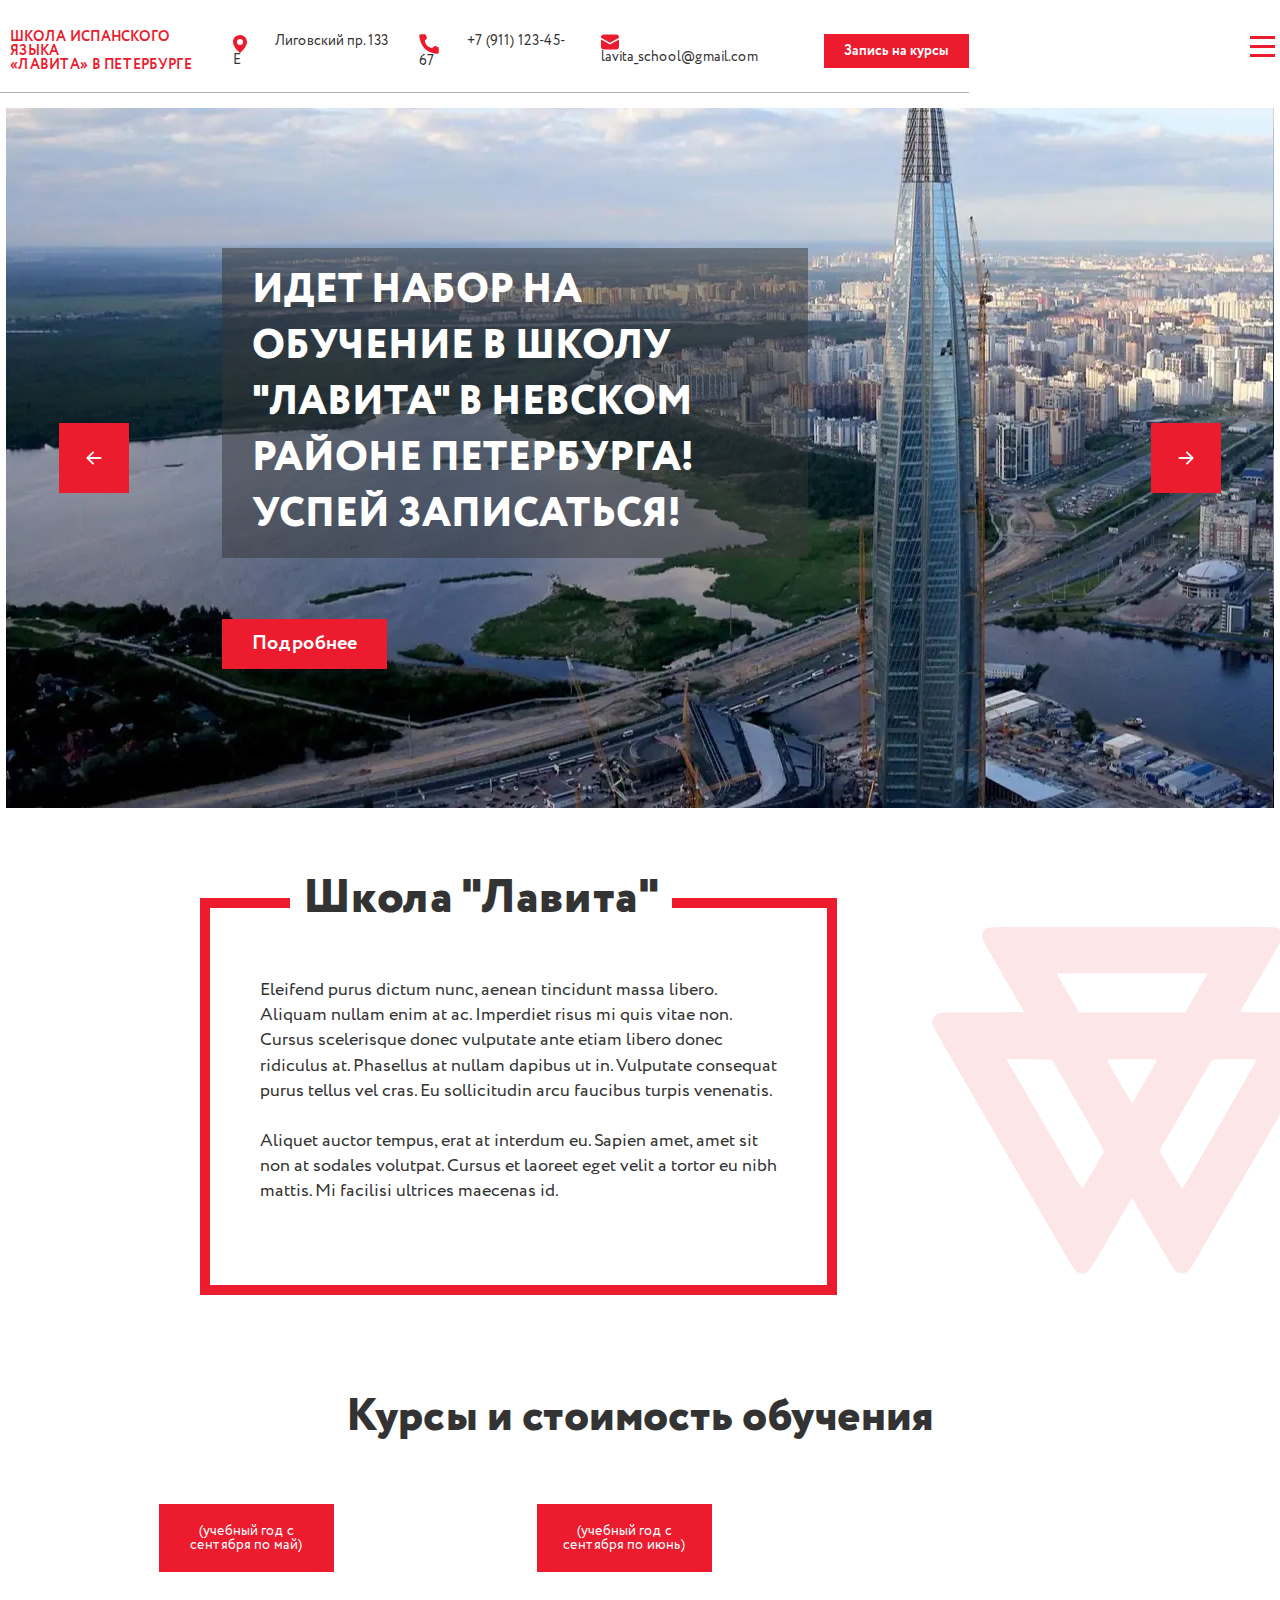
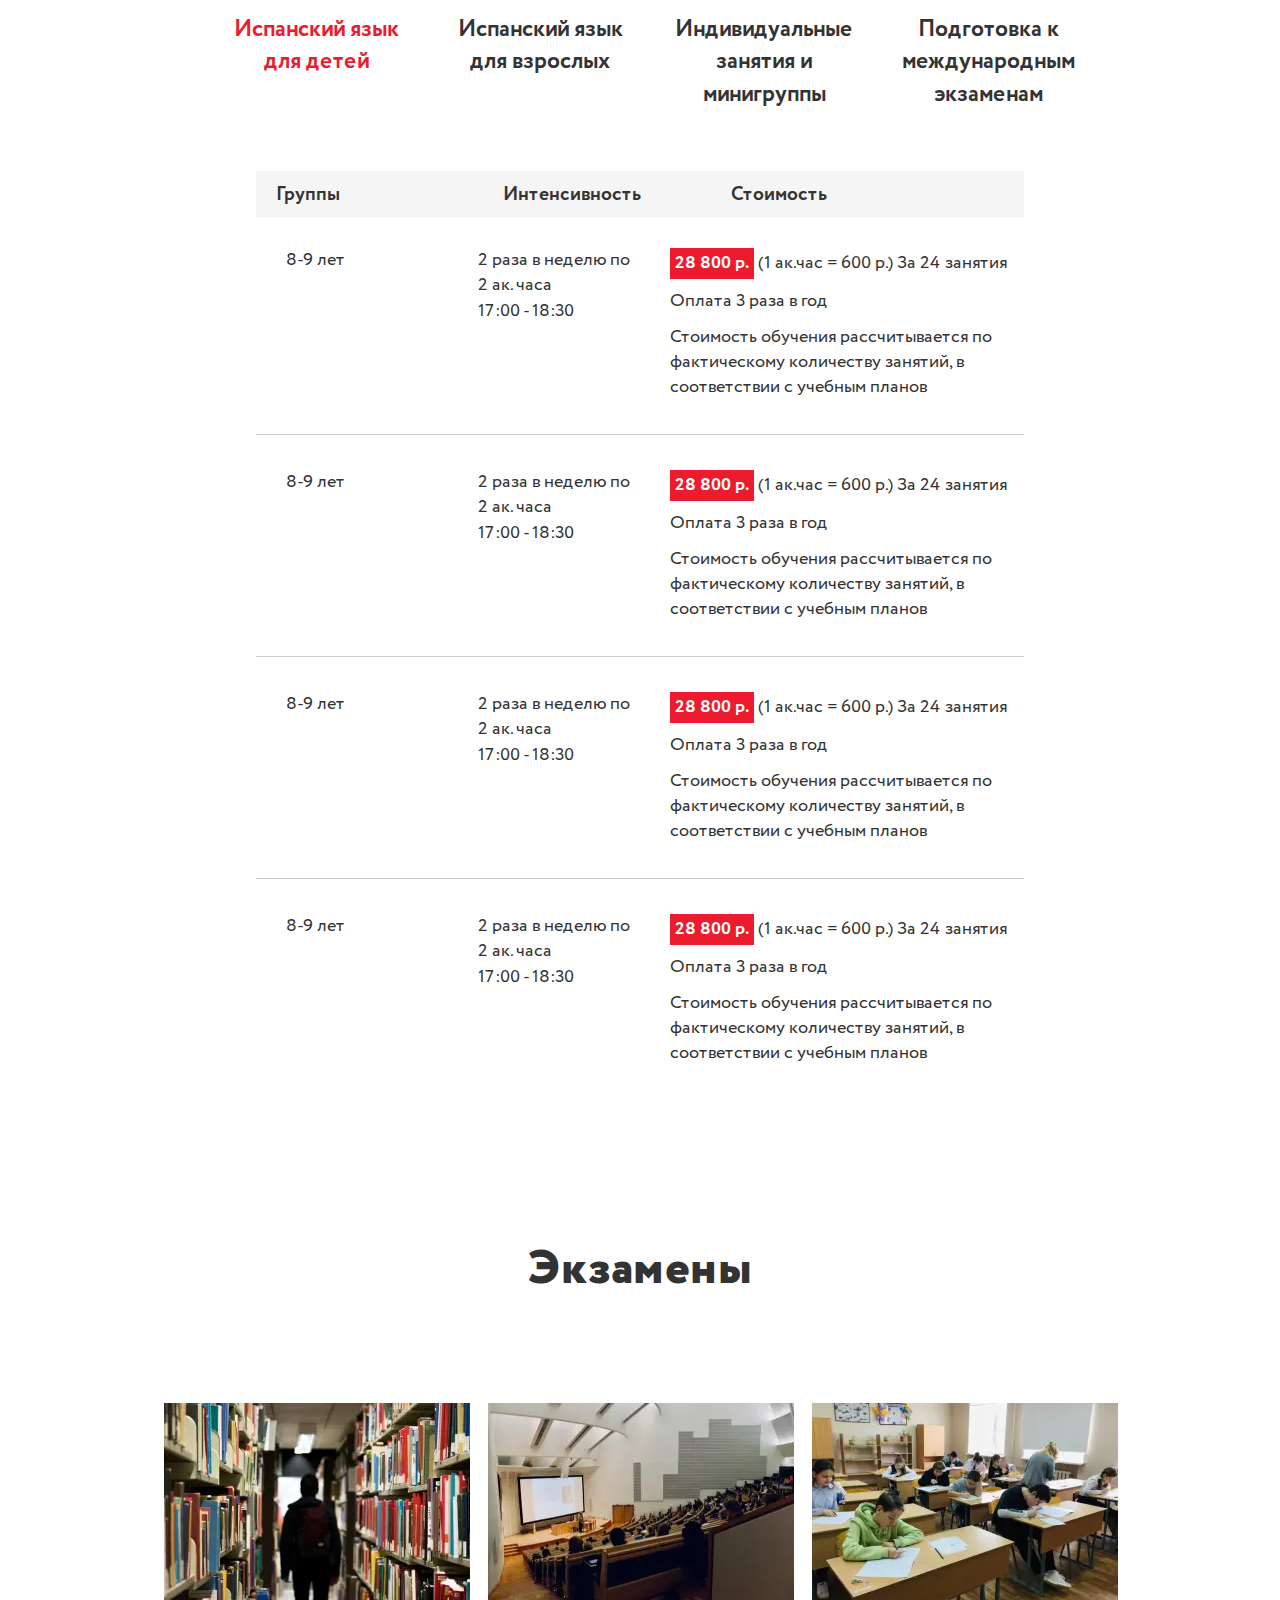
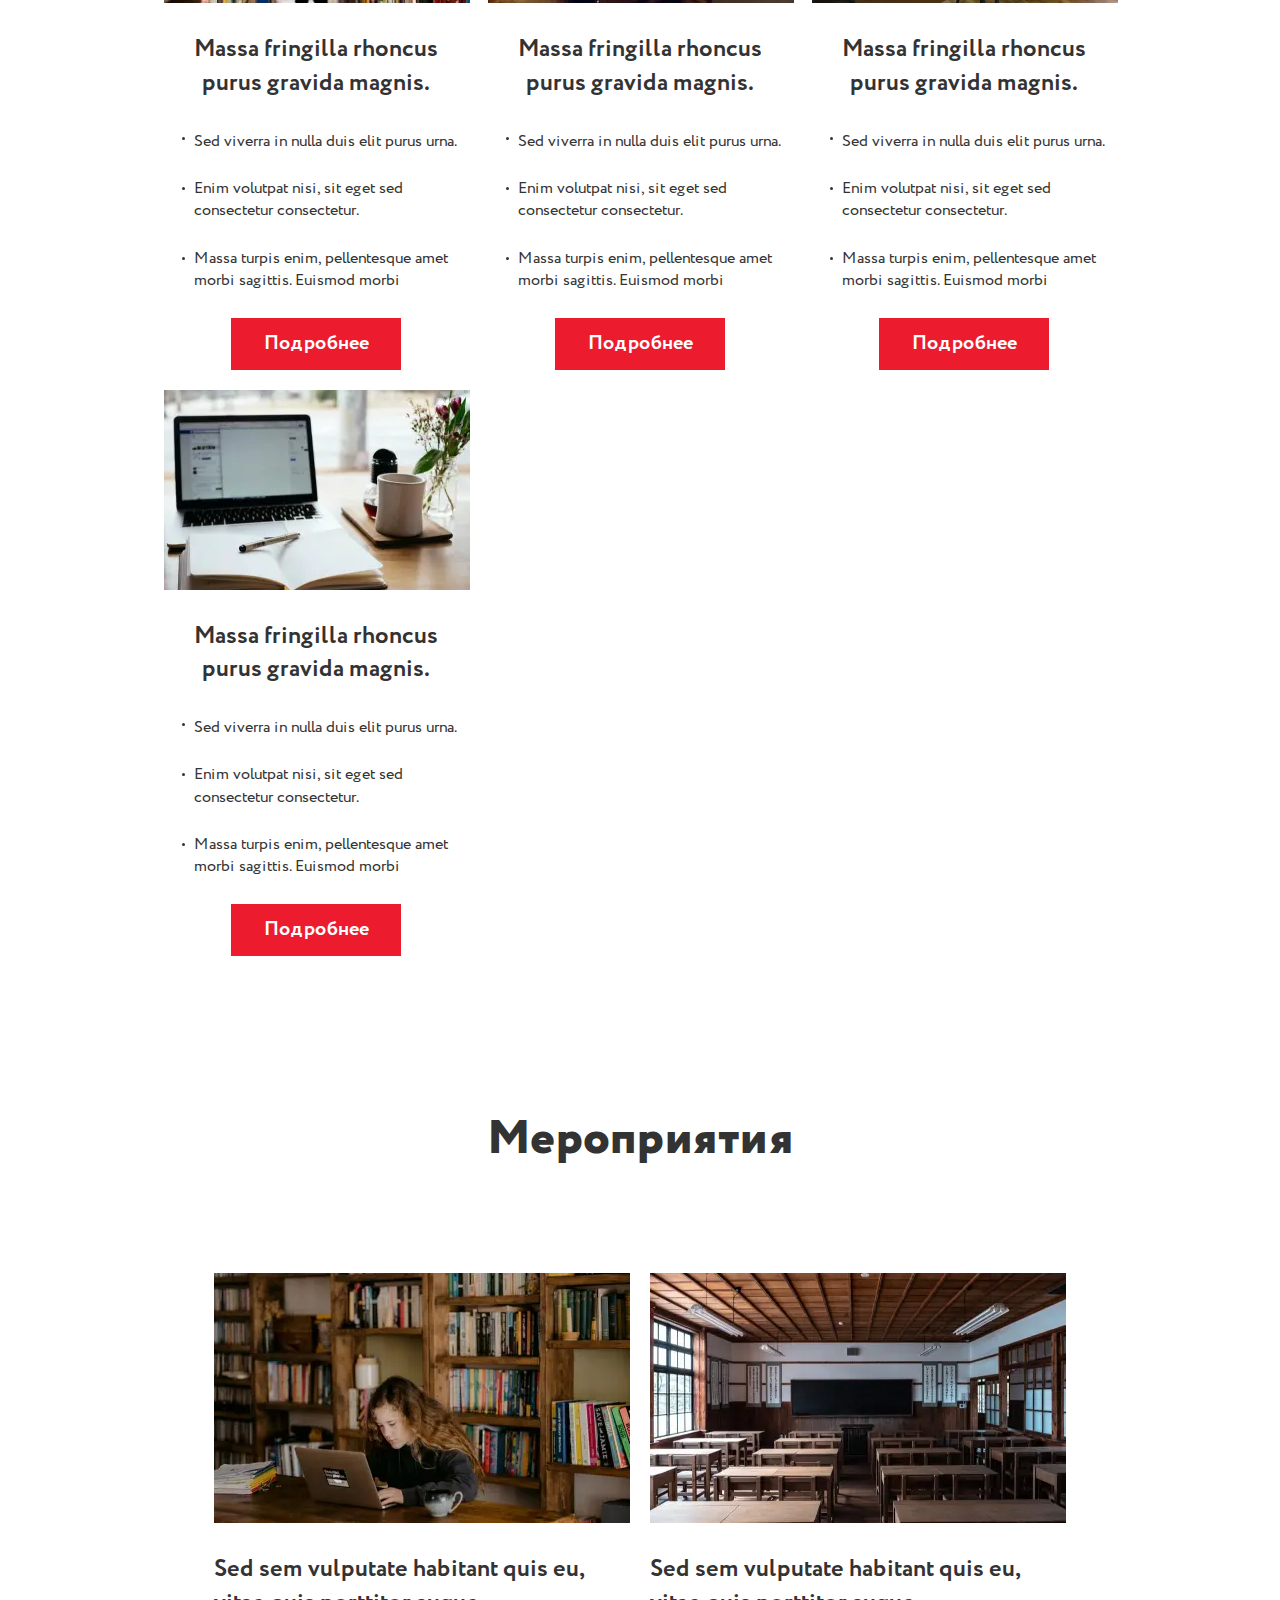
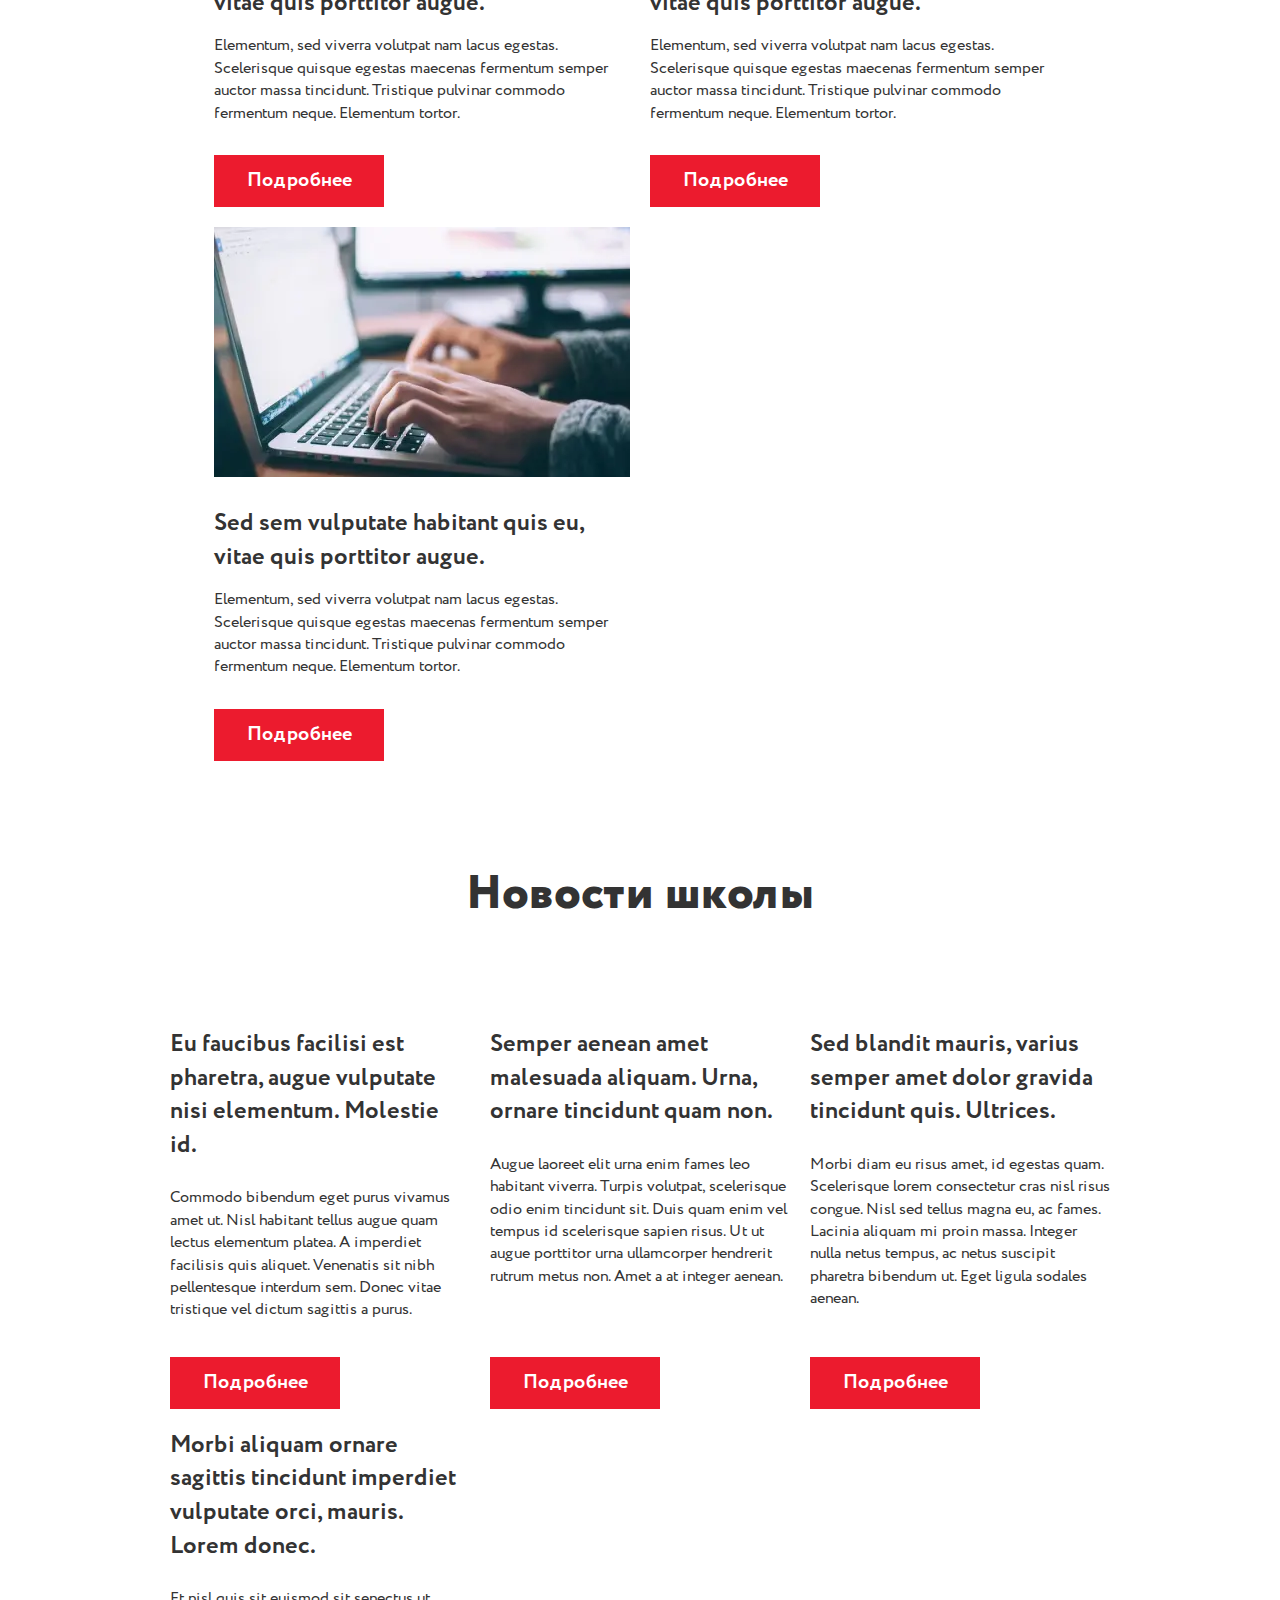
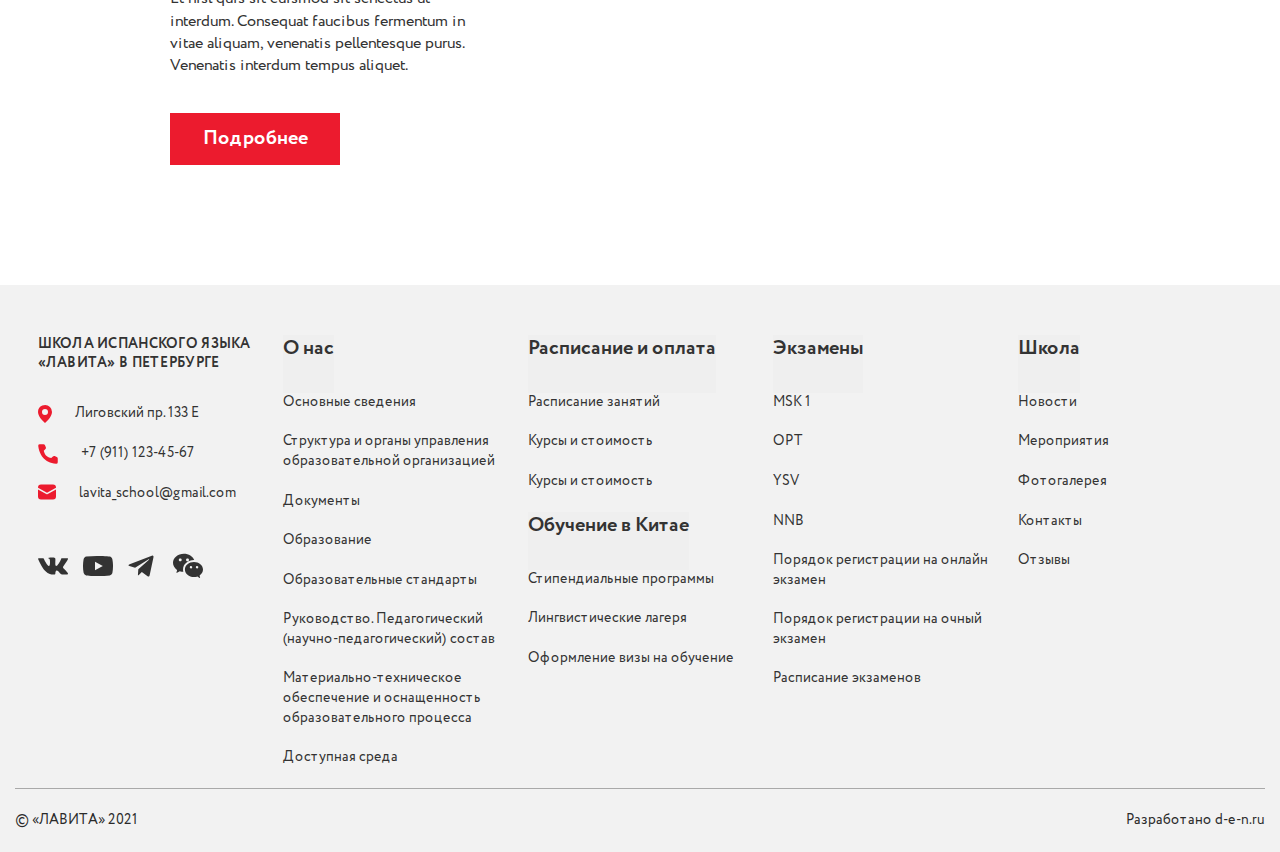
<file: index.html>
<!DOCTYPE html>
<html lang="ru">

<head>
	<!-- Page title in browser -->
	<title>Lavita(training)</title>
	<!-- Connection CSS -->
	<link rel="stylesheet" href="css/style.min.css">
	<link rel="stylesheet" href="https://unpkg.com/swiper@8/swiper-bundle.min.css" />
	<!-- Page encoding -->
	<meta charset="UTF-8">

	<meta name="viewport" content="width=device-width, initial-scale=1.0, maximum-scale=1.0, user-scalable=0">

</head>

<body>
	<header class="header">
		<div class="container">
			<div class="header__contacts">
				<h2 class="header__contacts-logo">
					<a href="index.html">
						ШКОЛА испанского ЯЗЫКА <br>
						«ЛаВИта» в петербурге
					</a>
				</h2>
				<div class="header__contacts-list">
					<div class="header__contacts-link">
						<a href="#">
							<picture>
								<source srcset="img/map.svg" type="image/webp"><img src="img/map.svg" alt="" class="link-img">
							</picture>
							<span class="link-text">Лиговский пр. 133 Е</span>
						</a>
					</div>
					<div class="header__contacts-link">
						<a href="#">
							<picture>
								<source srcset="img/phone.svg" type="image/webp"><img src="img/phone.svg" alt="" class="link-img">
							</picture>
							<span class="link-text">+7 (911) 123-45-67</span>
						</a>
					</div>
					<div class="header__contacts-link">
						<a href="#">
							<picture>
								<source srcset="img/email.svg" type="image/webp"><img src="img/email.svg" alt="" class="link-img">
							</picture>
							<span class="link-text">lavita_school@gmail.com</span>
						</a>
					</div>
				</div>
				<div class="header__contacts-btn">
					<a href="#">Запись на курсы</a>
				</div>
			</div>
			<nav class="header__menu">
				<div class="header__menu-logo">
					<svg width="60" height="52" fill="none" xmlns="http://www.w3.org/2000/svg">
						<path fill-rule="evenodd" clip-rule="evenodd"
							d="M52.504 1.503c0-.502-.28-1.035-.68-1.296-.29-.19-2.057-.206-21.834-.206-20.532 0-21.881-.047-22.152.47-.042.08-.058.173-.114.281-.376.723-.266 1.033 1.342 3.803 3.093 5.328 4.75 8.212 4.75 8.265 0 .031-2.874.056-6.388.056-6.29 0-6.395.004-6.723.26-.398.312-.705.866-.705 1.27 0 .272.76 1.66 3.165 5.782.521.894 1.68 2.89 2.576 4.438l3.767 6.5c1.177 2.027 3.509 6.05 5.182 8.937 1.673 2.887 3.31 5.7 3.635 6.25.326.55 1.145 1.96 1.82 3.135C21.47 51.75 21.708 52 22.595 52c.386 0 .604-.085.883-.344.203-.189 1.424-2.172 2.714-4.406 3.546-6.145 3.755-6.5 3.825-6.5.036 0 .348.493.692 1.094 3.582 6.252 5.533 9.526 5.847 9.812.293.268.5.344.938.344.817 0 1.117-.34 2.651-3 1.543-2.675 2.9-5.016 7.456-12.866l5.872-10.125c1.417-2.445 3.316-5.712 4.22-7.258 2.41-4.125 2.419-4.144 2.24-4.74a2 2 0 00-.533-.813l-.384-.322h-6.41c-5.076 0-6.397-.033-6.349-.156.06-.151.882-1.58 4.53-7.867 1.201-2.072 1.717-3.078 1.717-3.35zm-31.842 8.973c-.76-1.316-1.51-2.637-1.666-2.934L18.71 7h22.637l-.42.731-1.676 2.932-1.256 2.2-7.976.003-7.976.003-1.382-2.394zm-8.599 10.962c-.325-.55-.66-1.127-.743-1.283l-.152-.283 3.409.033 3.408.033 3.95 6.802c2.446 4.212 3.922 6.876 3.876 6.996-.088.23-3.077 5.404-3.209 5.557-.05.057-.399-.42-.776-1.063a2729.554 2729.554 0 01-6.566-11.292c-1.433-2.475-2.872-4.95-3.197-5.5zm17.978 4.985c-.077.046-3.542-5.829-3.733-6.329-.078-.205.15-.218 3.712-.218 3.22 0 3.785.026 3.727.176-.038.098-.732 1.321-1.542 2.72-.811 1.397-1.61 2.78-1.777 3.071-.166.292-.34.553-.387.58zm8.579-.61a817.98 817.98 0 013.285-5.656c.178-.28.192-.281 3.518-.281 3.112 0 3.334.014 3.256.215-.077.2-1.038 1.874-4.471 7.784-.74 1.272-2.515 4.338-3.947 6.813-1.431 2.475-2.646 4.545-2.7 4.601-.096.102-3.396-5.428-3.396-5.691 0-.076.304-.65.675-1.274.37-.625 2.072-3.555 3.78-6.51z"
							fill="#EC1B2E" />
					</svg>
				</div>
				<a href="index.html#desc" class="header__menu-link">О нас</a>
				<a href="services.html" class="header__menu-link">Расписание и оплата</a>
				<a href="index.html#events" class="header__menu-link">Мероприятия</a>
				<a href="exams.html" class="header__menu-link">Экзамены</a>
				<a href="#" class="header__menu-link">Обучение в испании</a>
				<a href="index.html#news" class="header__menu-link">Новости</a>
				<a href="#" class="header__menu-link">Фотогалерея</a>
				<a href="contacts.html" class="header__menu-link">Контакты</a>
				<a href="#" class="header__menu-link">Отзывы</a>
			</nav>
		</div>
	</header>
	<main class="main">
		<div class="swiper slaider-main">
			<!-- Additional required wrapper -->
			<div class="swiper-wrapper slider-main__wrapper">
				<!-- Slides -->
				<div class="swiper-slide slider-main__slide">
					<picture>
						<source srcset="img/slider_main_1.webp" type="image/webp"><img src="img/slider_main_1.jpg" alt="slide-1">
					</picture>
					<div class="slide-header">
						ИДЕТ НАБОР НА ОБУЧЕНИЕ В ШКОЛУ "ЛАВИТА" В НЕВСКОМ РАЙОНЕ ПЕТЕРБУРГА! УСПЕЙ ЗАПИСАТЬСЯ!
					</div>
					<a href="#" class="slide-btn">Подробнее</a>
				</div>
				<div class="swiper-slide slider-main__slide">
					<picture>
						<source srcset="img/slider_main_1.webp" type="image/webp"><img src="img/slider_main_1.jpg" alt="slide-1">
					</picture>
					<div class="slide-header">
						ИДЕТ НАБОР НА ОБУЧЕНИЕ В ШКОЛУ "ЛАВИТА" В НЕВСКОМ РАЙОНЕ ПЕТЕРБУРГА! УСПЕЙ ЗАПИСАТЬСЯ!
					</div>
					<a href="#" class="slide-btn">Подробнее</a>
				</div>
				<div class="swiper-slide slider-main__slide">
					<picture>
						<source srcset="img/slider_main_1.webp" type="image/webp"><img src="img/slider_main_1.jpg" alt="slide-1">
					</picture>
					<div class="slide-header">
						ИДЕТ НАБОР НА ОБУЧЕНИЕ В ШКОЛУ "ЛАВИТА" В НЕВСКОМ РАЙОНЕ ПЕТЕРБУРГА! УСПЕЙ ЗАПИСАТЬСЯ!
					</div>
					<a href="#" class="slide-btn">Подробнее</a>
				</div>
				...
			</div>

			<!-- If we need navigation buttons -->
			<div class="swiper-button-prev swipe-prev">
				<picture>
					<source srcset="img/arrow-left.svg" type="image/webp"><img class="prev" src="img/arrow-left.svg" alt="prev">
				</picture>
			</div>
			<div class="swiper-button-next swipe-next">
				<picture>
					<source srcset="img/arrow_right.svg" type="image/webp"><img class="next" src="img/arrow_right.svg" alt="next">
				</picture>
			</div>
		</div>
		<section class="desc" id="desc">
			<div class="container">
				<div class="box">
					<div class="desc__content">
						<h2 class="desc__head">
							Школа "Лавита"
						</h2>
						<p class="desc__text">
							Eleifend purus dictum nunc, aenean tincidunt massa libero. Aliquam nullam enim at ac. Imperdiet risus mi
							quis
							vitae non. Cursus scelerisque donec vulputate ante etiam libero donec ridiculus at. Phasellus at nullam
							dapibus ut in. Vulputate consequat purus tellus vel cras. Eu sollicitudin arcu faucibus turpis venenatis.

						</p>
						<p class="desc__text"> Aliquet auctor tempus, erat at interdum eu. Sapien amet, amet sit non at sodales
							volutpat.
							Cursus et laoreet
							eget velit a tortor eu nibh mattis. Mi facilisi ultrices maecenas id.</p>
					</div>
					<div class="desc__img">

						<svg width="400" height="348" fill="none" xmlns="http://www.w3.org/2000/svg">
							<path fill-rule="evenodd" clip-rule="evenodd"
								d="M350.024 10.686c0-3.343-1.866-6.9-4.533-8.639C343.555.785 331.778.674 199.931.674 63.053.674 54.056.362 52.253 3.811c-.277.53-.384 1.15-.76 1.872-2.504 4.82-1.777 6.88 8.944 25.347 20.624 35.521 31.674 54.746 31.674 55.106 0 .204-19.166.37-42.593.37-41.926 0-42.629.027-44.817 1.74C2.05 90.322 0 94.01 0 96.71c0 1.81 5.067 11.068 21.098 38.545 3.476 5.958 11.204 19.27 17.174 29.582 5.97 10.313 17.272 29.812 25.116 43.333 7.845 13.52 23.39 40.332 34.546 59.582 11.155 19.249 22.06 37.999 24.233 41.666 2.173 3.666 7.633 13.071 12.133 20.899 8.83 15.359 10.421 17.016 16.335 17.016 2.571 0 4.026-.567 5.882-2.291 1.356-1.261 9.499-14.479 18.094-29.375 23.639-40.966 25.032-43.332 25.504-43.33.24.002 2.316 3.284 4.613 7.292 23.88 41.676 36.887 63.505 38.977 65.413 1.956 1.785 3.337 2.291 6.252 2.291 5.447 0 7.446-2.261 17.677-19.999 10.287-17.836 19.327-33.437 49.703-85.772 12.085-20.822 29.702-51.196 39.149-67.499a20231.556 20231.556 0 0128.132-48.392c16.064-27.496 16.126-27.627 14.931-31.596-.542-1.804-2.14-4.245-3.548-5.425l-2.561-2.144h-42.732c-33.844 0-42.647-.217-42.326-1.042.393-1.007 5.875-10.53 30.192-52.445 8.012-13.81 11.45-20.517 11.45-22.333zM137.748 70.508c-5.066-8.777-10.066-17.58-11.111-19.563l-1.9-3.605H275.65l-2.798 4.876c-1.538 2.683-6.566 11.478-11.171 19.545l-8.374 14.668-53.174.017-53.173.019-9.212-15.957zm-57.326 73.08c-2.168-3.667-4.397-7.517-4.954-8.555l-1.015-1.888 22.724.221 22.725.222 26.335 45.347c16.305 28.078 26.145 45.839 25.837 46.639-.591 1.53-20.512 36.029-21.391 37.044-.334.385-2.663-2.803-5.177-7.083-7.97-13.574-25.833-44.292-43.775-75.281-9.553-16.5-19.142-33-21.31-36.666zm119.854 33.233c-.515.307-23.618-38.859-24.887-42.191-.522-1.37.995-1.459 24.744-1.459 21.472 0 25.232.179 24.846 1.179-.25.65-4.878 8.805-10.283 18.125a6683.258 6683.258 0 00-11.844 20.48c-1.108 1.943-2.268 3.683-2.576 3.866zm57.189-4.067c11.388-19.708 21.242-36.676 21.9-37.708 1.19-1.867 1.283-1.875 23.456-1.875 20.745 0 22.223.099 21.706 1.439-.515 1.335-6.924 12.493-29.81 51.893a40256.98 40256.98 0 00-26.309 45.416c-9.544 16.5-17.643 30.305-17.998 30.678-.641.676-22.643-36.192-22.643-37.943 0-.508 2.024-4.33 4.497-8.495 2.474-4.165 13.815-23.697 25.201-43.405z"
								fill="#EC1B2E" />
						</svg>

					</div>
				</div>
			</div>
		</section>
		<nav class="burger-desctop">
			<div class="burger-desctop__menu-logo">
				<picture>
					<source srcset="img/header_logo.svg" type="image/webp"><img src="img/header_logo.svg" alt="">
				</picture>
			</div>
			<a href="index.html" class="burger-desctop__menu-link">О нас</a>
			<a href="services.html" class="burger-desctop__menu-link">Расписание и оплата</a>
			<a href="index.html#events" class="burger-desctop__menu-link">Мероприятия</a>
			<a href="exams.html" class="burger-desctop__menu-link">Экзамены</a>
			<a href="#" class="burger-desctop__menu-link">Обучение в испании</a>
			<a href="index.html#news" class="burger-desctop__menu-link">Новости</a>
			<a href="#" class="burger-desctop__menu-link">Фотогалерея</a>
			<a href="contacts.html" class="burger-desctop__menu-link">Контакты</a>
			<a href="#" class="burger-desctop__menu-link">Отзывы</a>

			<div class="burger-desctop__menu-btn">
				<a href="#">Запись на курсы</a>
			</div>

		</nav>

		<div class="burger-desctop__btn">
			<span></span>
		</div>
		<section class="classes">
			<h2 class="classes__title">Курсы и стоимость обучения</h2>

			<div class="classes__btn-box">
				<a href="#" class="classes__btn">(учебный год с сентября по май)</a>
				<a href="#" class="classes__btn">(учебный год с сентября по июнь)</a>
			</div>



			<div class="classses__tabs">
				<ul class="tabs__title-list">
					<li> <a href="##" data-tab="tab-1" class="tabs__title-link active">Испанский язык для детей</a></li>
					<li> <a href="##" data-tab="tab-2" class="tabs__title-link">Испанский язык для взрослых</a></li>
					<li> <a href="##" data-tab="tab-3" class="tabs__title-link">Индивидуальные занятия и минигруппы</a></li>
					<l><a href="##" data-tab="tab-4" class="tabs__title-link">Подготовка к международным экзаменам</a></l>
				</ul>
				<div id="tab-1" class="tabs__body active">
					<div class="tabs__body-title">
						<p>Группы</p>
						<p>Интенсивность</p>
						<p>Стоимость</p>
					</div>
					<div class="tabs__body-info">
						<p>8-9 лет</p>
						<p>2 раза в неделю по 2 ак. часа <br><span> 17:00 - 18:30</span> </p>
						<p>
							<span class="accent">28 800 р.</span> (1 ак.час = 600 р.) За 24 занятия <br>
							<span>Оплата 3 раза в год</span> <br>
							<span>Стоимость обучения рассчитывается по фактическому количеству занятий, в соответствии с учебным
								планов</span>
						</p>
					</div>

					<div class="tabs__body-info">
						<p>8-9 лет</p>
						<p>2 раза в неделю по 2 ак. часа <br><span> 17:00 - 18:30</span> </p>
						<p>
							<span class="accent">28 800 р.</span> (1 ак.час = 600 р.) За 24 занятия <br>
							<span>Оплата 3 раза в год</span> <br>
							<span>Стоимость обучения рассчитывается по фактическому количеству занятий, в соответствии с учебным
								планов</span>
						</p>
					</div>
					<div class="tabs__body-info">
						<p>8-9 лет</p>
						<p>2 раза в неделю по 2 ак. часа <br><span> 17:00 - 18:30</span> </p>
						<p>
							<span class="accent">28 800 р.</span> (1 ак.час = 600 р.) За 24 занятия <br>
							<span>Оплата 3 раза в год</span> <br>
							<span>Стоимость обучения рассчитывается по фактическому количеству занятий, в соответствии с учебным
								планов</span>
						</p>
					</div>
					<div class="tabs__body-info">
						<p>8-9 лет</p>
						<p>2 раза в неделю по 2 ак. часа <br><span> 17:00 - 18:30</span> </p>
						<p>
							<span class="accent">28 800 р.</span> (1 ак.час = 600 р.) За 24 занятия <br>
							<span>Оплата 3 раза в год</span> <br>
							<span>Стоимость обучения рассчитывается по фактическому количеству занятий, в соответствии с учебным
								планов</span>
						</p>
					</div>
				</div>
				<div id="tab-2" class="tabs__body">
					<div class="tabs__body-title">
						<p>Группы</p>
						<p>Интенсивность</p>
						<p>Стоимость</p>
					</div>
					<div class="tabs__body-info">
						<p>8-9 лет</p>
						<p>2 раза в неделю по 2 ак. часа <br><span> 17:00 - 18:30</span> </p>
						<p>
							<span class="accent">33 800 р.</span> (1 ак.час = 600 р.) За 24 занятия <br>
							<span>Оплата 3 раза в год</span> <br>
							<span>Стоимость обучения рассчитывается по фактическому количеству занятий, в соответствии с учебным
								планов</span>
						</p>
					</div>

					<div class="tabs__body-info">
						<p>8-9 лет</p>
						<p>2 раза в неделю по 2 ак. часа <br><span> 17:00 - 18:30</span> </p>
						<p>
							<span class="accent">28 800 р.</span> (1 ак.час = 600 р.) За 24 занятия <br>
							<span>Оплата 3 раза в год</span> <br>
							<span>Стоимость обучения рассчитывается по фактическому количеству занятий, в соответствии с учебным
								планов</span>
						</p>
					</div>
					<div class="tabs__body-info">
						<p>8-9 лет</p>
						<p>2 раза в неделю по 2 ак. часа <br><span> 17:00 - 18:30</span> </p>
						<p>
							<span class="accent">28 800 р.</span> (1 ак.час = 600 р.) За 24 занятия <br>
							<span>Оплата 3 раза в год</span> <br>
							<span>Стоимость обучения рассчитывается по фактическому количеству занятий, в соответствии с учебным
								планов</span>
						</p>
					</div>
					<div class="tabs__body-info">
						<p>8-9 лет</p>
						<p>2 раза в неделю по 2 ак. часа <br><span> 17:00 - 18:30</span> </p>
						<p>
							<span class="accent">28 800 р.</span> (1 ак.час = 600 р.) За 24 занятия <br>
							<span>Оплата 3 раза в год</span> <br>
							<span>Стоимость обучения рассчитывается по фактическому количеству занятий, в соответствии с учебным
								планов</span>
						</p>
					</div>
				</div>
				<div id="tab-3" class="tabs__body">
					<div class="tabs__body-title">
						<p>Группы</p>
						<p>Интенсивность</p>
						<p>Стоимость</p>
					</div>
					<div class="tabs__body-info">
						<p>8-9 лет</p>
						<p>2 раза в неделю по 2 ак. часа <br><span> 17:00 - 18:30</span> </p>
						<p>
							<span class="accent">44 800 р.</span> (1 ак.час = 600 р.) За 24 занятия <br>
							<span>Оплата 3 раза в год</span> <br>
							<span>Стоимость обучения рассчитывается по фактическому количеству занятий, в соответствии с учебным
								планов</span>
						</p>
					</div>

					<div class="tabs__body-info">
						<p>8-9 лет</p>
						<p>2 раза в неделю по 2 ак. часа <br><span> 17:00 - 18:30</span> </p>
						<p>
							<span class="accent">28 800 р.</span> (1 ак.час = 600 р.) За 24 занятия <br>
							<span>Оплата 3 раза в год</span> <br>
							<span>Стоимость обучения рассчитывается по фактическому количеству занятий, в соответствии с учебным
								планов</span>
						</p>
					</div>
					<div class="tabs__body-info">
						<p>8-9 лет</p>
						<p>2 раза в неделю по 2 ак. часа <br><span> 17:00 - 18:30</span> </p>
						<p>
							<span class="accent">28 800 р.</span> (1 ак.час = 600 р.) За 24 занятия <br>
							<span>Оплата 3 раза в год</span> <br>
							<span>Стоимость обучения рассчитывается по фактическому количеству занятий, в соответствии с учебным
								планов</span>
						</p>
					</div>
					<div class="tabs__body-info">
						<p>8-9 лет</p>
						<p>2 раза в неделю по 2 ак. часа <br><span> 17:00 - 18:30</span> </p>
						<p>
							<span class="accent">28 800 р.</span> (1 ак.час = 600 р.) За 24 занятия <br>
							<span>Оплата 3 раза в год</span> <br>
							<span>Стоимость обучения рассчитывается по фактическому количеству занятий, в соответствии с учебным
								планов</span>
						</p>
					</div>
				</div>
				<div id="tab-4" class="tabs__body">
					<div class="tabs__body-title">
						<p>Группы</p>
						<p>Интенсивность</p>
						<p>Стоимость</p>
					</div>
					<div class="tabs__body-info">
						<p>8-9 лет</p>
						<p>2 раза в неделю по 2 ак. часа <br><span> 17:00 - 18:30</span> </p>
						<p>
							<span class="accent">25 800 р.</span> (1 ак.час = 600 р.) За 24 занятия <br>
							<span>Оплата 3 раза в год</span> <br>
							<span>Стоимость обучения рассчитывается по фактическому количеству занятий, в соответствии с учебным
								планов</span>
						</p>
					</div>

					<div class="tabs__body-info">
						<p>8-9 лет</p>
						<p>2 раза в неделю по 2 ак. часа <br><span> 17:00 - 18:30</span> </p>
						<p>
							<span class="accent">28 800 р.</span> (1 ак.час = 600 р.) За 24 занятия <br>
							<span>Оплата 3 раза в год</span> <br>
							<span>Стоимость обучения рассчитывается по фактическому количеству занятий, в соответствии с учебным
								планов</span>
						</p>
					</div>
					<div class="tabs__body-info">
						<p>8-9 лет</p>
						<p>2 раза в неделю по 2 ак. часа <br><span> 17:00 - 18:30</span> </p>
						<p>
							<span class="accent">28 800 р.</span> (1 ак.час = 600 р.) За 24 занятия <br>
							<span>Оплата 3 раза в год</span> <br>
							<span>Стоимость обучения рассчитывается по фактическому количеству занятий, в соответствии с учебным
								планов</span>
						</p>
					</div>
					<div class="tabs__body-info">
						<p>8-9 лет</p>
						<p>2 раза в неделю по 2 ак. часа <br><span> 17:00 - 18:30</span> </p>
						<p>
							<span class="accent">28 800 р.</span> (1 ак.час = 600 р.) За 24 занятия <br>
							<span>Оплата 3 раза в год</span> <br>
							<span>Стоимость обучения рассчитывается по фактическому количеству занятий, в соответствии с учебным
								планов</span>
						</p>
					</div>
				</div>

			</div>

			<div class="accardion">
				<ul class="tabs__title-list">
					<li> <button data-acc="acc-1" class=" tabs__title-link_mobile active">Испанский язык для
							детей</button>
					</li>
					<li id="acc-1" class="tabs__title-item active">

						<div class="tabs__body-title">
							Группы
						</div>
						<div class="tabs__body-info">
							<p>8-9 лет</p>
							<div class="tabs__body-title">
								Интенсивность
							</div>
							<p>2 раза в неделю по 2 ак. часа <br><span> 17:00 - 18:30</span> </p>
							<div class="tabs__body-title">
								Стоимость
							</div>
							<p>
								<span class="accent">25 800 р.</span> (1 ак.час = 600 р.) За 24 занятия <br>
								<span>Оплата 3 раза в год</span> <br>
								<span>Стоимость обучения рассчитывается по фактическому количеству занятий, в соответствии с учебным
									планов</span>
							</p>
						</div>

					</li>
					<li> <button data-acc="acc-2" class=" tabs__title-link_mobile">Испанский язык для взрослых</button>
					</li>
					<li id="acc-2" class="tabs__title-item">

						<div class="tabs__body-title">
							Группы
						</div>
						<div class="tabs__body-info">
							<p>8-9 лет</p>
							<div class="tabs__body-title">
								Интенсивность
							</div>
							<p>2 раза в неделю по 2 ак. часа <br><span> 17:00 - 18:30</span> </p>
							<div class="tabs__body-title">
								Стоимость
							</div>
							<p>
								<span class="accent">25 800 р.</span> (1 ак.час = 600 р.) За 24 занятия <br>
								<span>Оплата 3 раза в год</span> <br>
								<span>Стоимость обучения рассчитывается по фактическому количеству занятий, в соответствии с учебным
									планов</span>
							</p>
						</div>

					</li>
					<li> <button data-acc="acc-3" class=" tabs__title-link_mobile">Индивидуальные занятия и
							минигруппы</button>
					</li>
					<li id="acc-3" class="tabs__title-item">

						<div class="tabs__body-title">
							Группы
						</div>
						<div class="tabs__body-info">
							<p>8-9 лет</p>
							<div class="tabs__body-title">
								Интенсивность
							</div>
							<p>2 раза в неделю по 2 ак. часа <br><span> 17:00 - 18:30</span> </p>
							<div class="tabs__body-title">
								Стоимость
							</div>
							<p>
								<span class="accent">25 800 р.</span> (1 ак.час = 600 р.) За 24 занятия <br>
								<span>Оплата 3 раза в год</span> <br>
								<span>Стоимость обучения рассчитывается по фактическому количеству занятий, в соответствии с учебным
									планов</span>
							</p>
						</div>

					</li>
					<li> <button data-acc="acc-4" class=" tabs__title-link_mobile">Подготовка к международным
							экзаменам</button>
					</li>
					<li id="acc-4" class="tabs__title-item">

						<div class="tabs__body-title">
							Группы
						</div>
						<div class="tabs__body-info">
							<p>8-9 лет</p>
							<div class="tabs__body-title">
								Интенсивность
							</div>
							<p>2 раза в неделю по 2 ак. часа <br><span> 17:00 - 18:30</span> </p>
							<div class="tabs__body-title">
								Стоимость
							</div>
							<p>
								<span class="accent">25 800 р.</span> (1 ак.час = 600 р.) За 24 занятия <br>
								<span>Оплата 3 раза в год</span> <br>
								<span>Стоимость обучения рассчитывается по фактическому количеству занятий, в соответствии с учебным
									планов</span>
							</p>
						</div>

					</li>
				</ul>
			</div>
		</section>
		<section class="exams">
			<div class="exams__container">
				<h2 class="exams__title title">Экзамены</h2>

				<ul class="exams__cards">
					<li class="exams__cards-item">
						<picture>
							<source srcset="img/cadrs_1.webp" type="image/webp"><img src="img/cadrs_1.jpg" alt="student"
								class="exams__cards-img">
						</picture>
						<h3 class="exams__cards-subtitle">Massa fringilla rhoncus purus gravida magnis.</h3>
						<ul class="exams__cards-list">
							<li class="exams__cards-text">Sed viverra in nulla duis elit purus urna.</li>
							<li class="exams__cards-text"> Enim volutpat nisi, sit eget sed consectetur consectetur. </li>
							<li class="exams__cards-text"> Massa turpis enim, pellentesque amet morbi sagittis. Euismod morbi</li>
						</ul>
						<a href="##" class="exams__cards-btn main-btn">Подробнее</a>
					</li>

					<li class="exams__cards-item">
						<picture>
							<source srcset="img/cadrs_2.webp" type="image/webp"><img src="img/cadrs_2.jpg" alt="student"
								class="exams__cards-img">
						</picture>
						<h3 class="exams__cards-subtitle">Massa fringilla rhoncus purus gravida magnis.</h3>
						<ul class="exams__cards-list">
							<li class="exams__cards-text">Sed viverra in nulla duis elit purus urna.</li>
							<li class="exams__cards-text"> Enim volutpat nisi, sit eget sed consectetur consectetur. </li>
							<li class="exams__cards-text"> Massa turpis enim, pellentesque amet morbi sagittis. Euismod morbi</li>
						</ul>
						<a href="##" class="exams__cards-btn main-btn">Подробнее</a>
					</li>

					<li class="exams__cards-item">
						<picture>
							<source srcset="img/cadrs_3.webp" type="image/webp"><img src="img/cadrs_3.jpg" alt="student"
								class="exams__cards-img">
						</picture>
						<h3 class="exams__cards-subtitle">Massa fringilla rhoncus purus gravida magnis.</h3>
						<ul class="exams__cards-list">
							<li class="exams__cards-text">Sed viverra in nulla duis elit purus urna.</li>
							<li class="exams__cards-text"> Enim volutpat nisi, sit eget sed consectetur consectetur. </li>
							<li class="exams__cards-text"> Massa turpis enim, pellentesque amet morbi sagittis. Euismod morbi</li>
						</ul>
						<a href="##" class="exams__cards-btn main-btn">Подробнее</a>
					</li>

					<li class="exams__cards-item">
						<picture>
							<source srcset="img/cadrs_4.webp" type="image/webp"><img src="img/cadrs_4.jpg" alt="student"
								class="exams__cards-img">
						</picture>
						<h3 class="exams__cards-subtitle">Massa fringilla rhoncus purus gravida magnis.</h3>
						<ul class="exams__cards-list">
							<li class="exams__cards-text">Sed viverra in nulla duis elit purus urna.</li>
							<li class="exams__cards-text"> Enim volutpat nisi, sit eget sed consectetur consectetur. </li>
							<li class="exams__cards-text"> Massa turpis enim, pellentesque amet morbi sagittis. Euismod morbi</li>

						</ul>
						<a href="##" class="exams__cards-btn main-btn">Подробнее</a>
					</li>
				</ul>
			</div>
		</section>
		<section class="events" id="events">
			<div class="exams__container">

				<h2 class="events__title title">Мероприятия</h2>

				<div class="events__cards">
					<div class="events__cards-box">

						<div class="events__cards-item">
							<picture>
								<source srcset="img/events_card_1.webp" type="image/webp"><img class="events__cards-img"
									src="img/events_card_1.jpg" alt="event-img">
							</picture>

							<h3 class="events__cards-subtitle">Sed sem vulputate habitant quis eu, vitae quis porttitor augue. </h3>

							<p class="events__cards-text">Elementum, sed viverra volutpat nam lacus egestas. Scelerisque quisque
								egestas
								maecenas
								fermentum semper auctor massa tincidunt. Tristique pulvinar commodo fermentum neque. Elementum tortor.
							</p>

							<a href="##" class="events__cards-btn main-btn">Подробнее</a>

						</div>

						<div class="events__cards-item">
							<picture>
								<source srcset="img/events_card_2.webp" type="image/webp"><img class="events__cards-img"
									src="img/events_card_2.jpg" alt="event-img">
							</picture>

							<h3 class="events__cards-subtitle">Sed sem vulputate habitant quis eu, vitae quis porttitor augue. </h3>

							<p class="events__cards-text">Elementum, sed viverra volutpat nam lacus egestas. Scelerisque quisque
								egestas
								maecenas
								fermentum semper auctor massa tincidunt. Tristique pulvinar commodo fermentum neque. Elementum tortor.
							</p>

							<a href="##" class="events__cards-btn main-btn">Подробнее</a>

						</div>

						<div class="events__cards-item">
							<picture>
								<source srcset="img/events_card_3.webp" type="image/webp"><img class="events__cards-img"
									src="img/events_card_3.jpg" alt="event-img">
							</picture>

							<h3 class="events__cards-subtitle">Sed sem vulputate habitant quis eu, vitae quis porttitor augue. </h3>

							<p class="events__cards-text">Elementum, sed viverra volutpat nam lacus egestas. Scelerisque quisque
								egestas
								maecenas
								fermentum semper auctor massa tincidunt. Tristique pulvinar commodo fermentum neque. Elementum tortor.
							</p>


							<a href="##" class="events__cards-btn main-btn">Подробнее</a>

						</div>

					</div>
				</div>
			</div>
		</section>
		<section class="news" id="news">
			<div class="exams__container">
				<h2 class="news__title title">Новости школы</h2>

				<div class="news__bloks">

					<div class="news__bloks-item">
						<h3 class="news__bloks-title">Eu faucibus facilisi est pharetra, augue vulputate nisi elementum. Molestie
							id.
						</h3>
						<p class="news__bloks-text">Commodo bibendum eget purus vivamus amet ut. Nisl habitant tellus augue quam
							lectus
							elementum platea. A imperdiet facilisis quis aliquet. Venenatis sit nibh pellentesque interdum sem. Donec
							vitae tristique vel dictum sagittis a purus. </p>
						<a href="##" class="news__bloks-btn main-btn">Подробнее</a>
					</div>

					<div class="news__bloks-item">
						<h3 class="news__bloks-title">Semper aenean amet malesuada aliquam. Urna, ornare tincidunt quam non.
						</h3>
						<p class="news__bloks-text">Augue laoreet elit urna enim fames leo habitant viverra. Turpis volutpat,
							scelerisque odio enim tincidunt sit. Duis quam enim vel tempus id scelerisque sapien risus. Ut ut augue
							porttitor urna ullamcorper hendrerit rutrum metus non. Amet a at integer aenean.</p>
						<a href="##" class="news__bloks-btn main-btn">Подробнее</a>
					</div>

					<div class="news__bloks-item">
						<h3 class="news__bloks-title">Sed blandit mauris, varius semper amet dolor gravida tincidunt quis. Ultrices.
						</h3>
						<p class="news__bloks-text">Morbi diam eu risus amet, id egestas quam. Scelerisque lorem consectetur cras
							nisl
							risus congue. Nisl sed tellus magna eu, ac fames. Lacinia aliquam mi proin massa. Integer nulla netus
							tempus,
							ac netus suscipit pharetra bibendum ut. Eget ligula sodales aenean.</p>
						<a href="##" class="news__bloks-btn main-btn">Подробнее</a>
					</div>

					<div class="news__bloks-item">
						<h3 class="news__bloks-title">Morbi aliquam ornare sagittis tincidunt imperdiet vulputate orci, mauris.
							Lorem
							donec.
						</h3>
						<p class="news__bloks-text">Et nisl quis sit euismod sit senectus ut interdum. Consequat faucibus fermentum
							in
							vitae aliquam, venenatis pellentesque purus. Venenatis interdum tempus aliquet.</p>
						<a href="##" class="news__bloks-btn main-btn">Подробнее</a>
					</div>

				</div>



			</div>
		</section>
	</main>
















	<footer class="footer">
		<div class="exams__container footer__box">

			<div class="footer__blocks">
				<div class="footer__blocks-item">
					<div class="footer__logo">ШКОЛА испанского ЯЗЫКА
						«ЛаВИта» в петербурге</div>

					<ul class="footer__contacts-list">
						<li class="footer__contacts-item">
							<a href="##" class="footer__contacts-link">
								<picture>
									<source srcset="img/map.svg" type="image/webp"><img src="img/map.svg" alt="address"
										class="footer__contacts-img">
								</picture>
								Лиговский пр. 133 Е
							</a>
						</li>

						<li class="footer__contacts-item">
							<a href="+79111234567" class="footer__contacts-link">
								<picture>
									<source srcset="img/phone.svg" type="image/webp"><img src="img/phone.svg" alt="address"
										class="footer__contacts-img">
								</picture>
								+7 (911) 123-45-67
							</a>
						</li>

						<li class="footer__contacts-item">
							<a href="mailto/lavita_school@gmail.com" class="footer__contacts-link">
								<picture>
									<source srcset="img/email.svg" type="image/webp"><img src="img/email.svg" alt="address"
										class="footer__contacts-img">
								</picture>
								lavita_school@gmail.com
							</a>
						</li>
					</ul>

					<div class="social">
						<a href="vk.com"><svg class="social__img" width="30" height="18" viewBox="0 0 30 18"
								xmlns="http://www.w3.org/2000/svg">
								<path fill-rule="evenodd" clip-rule="evenodd"
									d="M26.7031 12.4468C26.7031 12.4468 29.1286 14.8423 29.7286 15.9508C29.7403 15.9668 29.7494 15.9845 29.7556 16.0033C30.0001 16.4128 30.0601 16.7338 29.9401 16.9708C29.7376 17.3623 29.0521 17.5588 28.8196 17.5753H24.5326C24.2341 17.5753 23.6131 17.4973 22.8571 16.9753C22.2796 16.5718 21.7051 15.9073 21.1486 15.2578C20.3176 14.2933 19.5991 13.4563 18.8716 13.4563C18.7798 13.4561 18.6885 13.4713 18.6016 13.5013C18.0511 13.6753 17.3521 14.4598 17.3521 16.5493C17.3521 17.2033 16.8361 17.5753 16.4746 17.5753H14.5111C13.8421 17.5753 10.3591 17.3413 7.27064 14.0848C3.48614 10.0978 0.0871351 2.09982 0.0541351 2.02932C-0.157365 1.51182 0.286635 1.22982 0.766635 1.22982H5.09564C5.67614 1.22982 5.86514 1.58082 5.99714 1.89582C6.15014 2.25732 6.71714 3.70332 7.64714 5.32782C9.15314 7.97082 10.0786 9.04632 10.8181 9.04632C10.9571 9.04673 11.0937 9.01051 11.2141 8.94132C12.1801 8.41032 12.0001 4.96032 11.9551 4.24932C11.9551 4.11132 11.9536 2.70882 11.4586 2.03082C11.1046 1.54482 10.5016 1.35582 10.1371 1.28682C10.2346 1.14582 10.4416 0.929816 10.7071 0.802316C11.3686 0.472316 12.5641 0.424316 13.7506 0.424316H14.4091C15.6961 0.442316 16.0291 0.524816 16.4971 0.643316C17.4391 0.868316 17.4571 1.47882 17.3746 3.55782C17.3506 4.15182 17.3251 4.82082 17.3251 5.60832C17.3251 5.77632 17.3176 5.96382 17.3176 6.15432C17.2891 7.22082 17.2516 8.42232 18.0046 8.91582C18.1023 8.97666 18.2151 9.00888 18.3301 9.00882C18.5911 9.00882 19.3726 9.00882 21.4921 5.37132C22.4221 3.76482 23.1421 1.87032 23.1916 1.72782C23.2336 1.64832 23.3596 1.42482 23.5126 1.33482C23.6215 1.27691 23.7434 1.24798 23.8666 1.25082H28.9591C29.5141 1.25082 29.8906 1.33482 29.9641 1.54482C30.0871 1.88532 29.9401 2.92482 27.6151 6.06882C27.2236 6.59232 26.8801 7.04532 26.5786 7.44132C24.4711 10.2073 24.4711 10.3468 26.7031 12.4468Z" />
							</svg></a>
						<a href="youtube.com"><svg class="social__img" width="30" height="22" viewBox="0 0 30 22"
								xmlns="http://www.w3.org/2000/svg">
								<path
									d="M29.3748 4.1336C29.2049 3.52764 28.874 2.97903 28.4173 2.5461C27.9477 2.09986 27.372 1.78065 26.7448 1.6186C24.3973 0.999851 14.9923 0.999851 14.9923 0.999851C11.0715 0.955242 7.15158 1.15144 3.2548 1.58735C2.62753 1.76137 2.053 2.08771 1.58229 2.53735C1.11979 2.98235 0.784795 3.5311 0.609795 4.13235C0.189411 6.39703 -0.0148401 8.69653 -0.000205083 10.9999C-0.0152051 13.3011 0.188545 15.5999 0.609795 17.8674C0.781045 18.4661 1.11479 19.0124 1.57854 19.4536C2.04229 19.8949 2.6198 20.2136 3.2548 20.3824C5.63354 20.9999 14.9923 20.9999 14.9923 20.9999C18.9181 21.0445 22.843 20.8483 26.7448 20.4124C27.372 20.2503 27.9477 19.9311 28.4173 19.4849C28.8739 19.052 29.2044 18.5033 29.3735 17.8974C29.8049 15.6335 30.0146 13.3331 29.9998 11.0286C30.0322 8.71436 29.8228 6.40306 29.3748 4.13235V4.1336ZM12.0023 15.2799V6.7211L19.8273 11.0011L12.0023 15.2799Z" />
							</svg>
						</a>
						<a href="telegram.com"><svg class="social__img" width="26" height="22" viewBox="0 0 26 22"
								xmlns="http://www.w3.org/2000/svg">
								<path
									d="M23.8312 0.646269L1.66875 9.19252C0.156246 9.80002 0.164997 10.6438 1.39125 11.02L7.08125 12.795L20.2462 4.48877C20.8687 4.11002 21.4375 4.31377 20.97 4.72877L10.3037 14.355H10.3012L10.3037 14.3563L9.91125 20.2213C10.4862 20.2213 10.74 19.9575 11.0625 19.6463L13.8262 16.9588L19.575 21.205C20.635 21.7888 21.3962 21.4888 21.66 20.2238L25.4337 2.43877C25.82 0.890019 24.8425 0.188769 23.8312 0.646269Z" />
							</svg></a>
						<a href="instagram.com"><svg class="social__img" width="30" height="25" viewBox="0 0 30 25"
								xmlns="http://www.w3.org/2000/svg">
								<path
									d="M20.955 24.0542C15.9581 24.0542 11.9062 20.6792 11.9062 16.5204C11.9062 12.3579 15.9544 8.98291 20.9513 8.98291C25.9481 8.98291 30 12.3579 30 16.5204C30 18.7892 28.7812 20.8348 26.8763 22.2129C26.7703 22.2882 26.6912 22.3954 26.6507 22.519C26.6102 22.6425 26.6104 22.7758 26.6513 22.8992L27.06 24.4179C27.0853 24.4891 27.1035 24.5626 27.1144 24.6373C27.1125 24.7172 27.0799 24.7934 27.0233 24.85C26.9667 24.9065 26.8906 24.9391 26.8106 24.941C26.749 24.9387 26.6893 24.9192 26.6381 24.8848L24.6562 23.741C24.5111 23.6538 24.3456 23.606 24.1763 23.6023C24.0861 23.6028 23.9964 23.616 23.91 23.6417C22.9493 23.9174 21.9545 24.0563 20.955 24.0542ZM16.995 14.891C17.1091 15.0661 17.2665 15.2088 17.4519 15.3052C17.6374 15.4016 17.8446 15.4485 18.0534 15.4412C18.2623 15.434 18.4658 15.3729 18.6441 15.2639C18.8224 15.155 18.9696 15.0017 19.0713 14.8192C19.173 14.6366 19.2258 14.4308 19.2246 14.2218C19.2233 14.0128 19.1682 13.8077 19.0644 13.6263C18.9605 13.4449 18.8116 13.2934 18.6321 13.1865C18.4525 13.0796 18.2483 13.0208 18.0394 13.016C17.8801 13.0158 17.7223 13.047 17.5751 13.1079C17.4279 13.1688 17.2942 13.2582 17.1817 13.3709C17.0691 13.4836 16.98 13.6175 16.9193 13.7648C16.8586 13.9121 16.8276 14.0699 16.8281 14.2292C16.8162 14.4618 16.8751 14.6925 16.9969 14.891H16.995ZM23.055 14.8929C23.1697 15.068 23.3278 15.2103 23.5138 15.3061C23.6999 15.4019 23.9076 15.4478 24.1167 15.4394C24.3259 15.431 24.5292 15.3686 24.707 15.2582C24.8848 15.1478 25.031 14.9933 25.1313 14.8096C25.2316 14.6259 25.2825 14.4194 25.2793 14.2101C25.276 14.0009 25.2185 13.796 25.1125 13.6156C25.0065 13.4351 24.8556 13.2852 24.6744 13.1805C24.4932 13.0758 24.288 13.0197 24.0788 13.0179C23.7587 13.0184 23.4518 13.1458 23.2255 13.3721C22.9991 13.5985 22.8717 13.9053 22.8713 14.2254C22.8641 14.4613 22.9281 14.6939 23.055 14.8929Z" />
								<path
									d="M0 9.79875C0 12.5269 1.46437 14.9831 3.75187 16.6538C3.87954 16.7435 3.97468 16.8723 4.02301 17.0207C4.07135 17.1691 4.0703 17.3291 4.02 17.4769L3.71813 18.6019L3.53063 19.3013C3.49807 19.3854 3.47786 19.4738 3.47062 19.5638C3.47038 19.6113 3.47957 19.6585 3.49766 19.7025C3.51576 19.7465 3.54241 19.7865 3.57606 19.8202C3.60971 19.8538 3.64971 19.8805 3.69372 19.8986C3.73774 19.9167 3.78491 19.9259 3.8325 19.9256C3.90562 19.9256 3.97687 19.9069 4.04062 19.8712L6.41813 18.4969C6.59292 18.3924 6.79202 18.3355 6.99562 18.3319C7.10437 18.3319 7.21312 18.3488 7.31625 18.3788C8.30851 18.6635 9.33156 18.8271 10.3631 18.8662C10.1415 18.1041 10.0298 17.3143 10.0312 16.5206C10.0312 11.0156 15.2531 7.10812 20.9512 7.10812C21.045 7.10812 21.1388 7.10813 21.2325 7.11188C19.8506 3.42938 15.735 0.75 10.8675 0.75C4.8675 0.75 0 4.8 0 9.79875ZM8.685 6.88312C8.685 7.26603 8.53289 7.63325 8.26214 7.90401C7.99138 8.17477 7.62416 8.32687 7.24125 8.32687C6.85834 8.32687 6.49112 8.17477 6.22036 7.90401C5.94961 7.63325 5.7975 7.26603 5.7975 6.88312C5.7975 6.50022 5.94961 6.133 6.22036 5.86224C6.49112 5.59148 6.85834 5.43937 7.24125 5.43937C7.62416 5.43937 7.99138 5.59148 8.26214 5.86224C8.53289 6.133 8.685 6.50022 8.685 6.88312V6.88312ZM15.9506 6.88312C15.9506 7.26603 15.7985 7.63325 15.5278 7.90401C15.257 8.17477 14.8898 8.32687 14.5069 8.32687C14.124 8.32687 13.7567 8.17477 13.486 7.90401C13.2152 7.63325 13.0631 7.26603 13.0631 6.88312C13.0631 6.50022 13.2152 6.133 13.486 5.86224C13.7567 5.59148 14.124 5.43937 14.5069 5.43937C14.8898 5.43937 15.257 5.59148 15.5278 5.86224C15.7985 6.133 15.9506 6.50022 15.9506 6.88312Z" />
							</svg>
						</a>
					</div>
				</div>

				<ul class="footer__blocks-item">
					<li class="footer__blocks-title"><button class="open-btn" data-accord="accord-1">О нас</button> <button
							class="close-btn"></button></li>
					<li>
						<ul class="footer__blocks-wrap" id="accord-1">
							<li class="footer__blocks-link"> <a href="index.html"> Основные сведения</a></li>
							<li class="footer__blocks-link"> <a href="##">Структура и органы управления образовательной
									организацией</a>
							</li>
							<li class="footer__blocks-link"> <a href="##">Документы</a> </li>
							<li class="footer__blocks-link"> <a href="##">Образование</a> </li>
							<li class="footer__blocks-link"> <a href="##">Образовательные стандарты</a> </li>
							<li class="footer__blocks-link"> <a href="##">Руководство. Педагогический (научно-педагогический)
									состав</a>
							</li>
							<li class="footer__blocks-link"> <a href="##">Материально-техническое обеспечение и оснащенность
									образовательного процесса</a>
							</li>
							<li class="footer__blocks-link"> <a href="##">Доступная среда</a> </li>
						</ul>
					</li>

				</ul>

				<ul class="footer__blocks-item">
					<li class="footer__blocks-title"><button class="open-btn" data-accord="accord-2">Расписание и оплата</button>
					</li>
					<li>
						<ul class="footer__blocks-wrap" id="accord-2">
							<li class="footer__blocks-link"><a href="services.html">Расписание занятий</a></li>
							<li class="footer__blocks-link"><a href="services.html">Курсы и стоимость</a></li>
							<li class="footer__blocks-link"><a href="">Курсы и стоимость</a></li>
						</ul>
					</li>
					<li class="footer__blocks-title"><button class="open-btn" data-accord="accord-5">Обучение в Китае</button>
					</li>
					<li>
						<ul class="footer__blocks-wrap" id="accord-5">
							<li class="footer__blocks-link"><a href="">Стипендиальные программы</a></li>
							<li class="footer__blocks-link"><a href="">Лингвистические лагеря</a></li>
							<li class="footer__blocks-link"><a href="">Оформление визы на обучение</a></li>
						</ul>
					</li>

				</ul>


				<ul class="footer__blocks-item">
					<li class="footer__blocks-title"><button class="open-btn" data-accord="accord-3">Экзамены</button></li>
					<li>
						<ul class="footer__blocks-wrap" id="accord-3">
							<li class="footer__blocks-link"><a href="##">MSK 1</a></li>
							<li class="footer__blocks-link"><a href="##">OPT</a></li>
							<li class="footer__blocks-link"><a href="##">YSV</a> </li>
							<li class="footer__blocks-link"><a href="##">NNB</a> </li>
							<li class="footer__blocks-link"><a href="##">Порядок регистрации на онлайн экзамен</a> </li>
							<li class="footer__blocks-link"><a href="##">Порядок регистрации на очный экзамен</a></li>
							<li class="footer__blocks-link"><a href="##">Расписание экзаменов</a></li>
						</ul>
					</li>

				</ul>

				<ul class="footer__blocks-item">
					<li class="footer__blocks-title"><button class="open-btn" data-accord="accord-4">Школа</button></li>
					<li>
						<ul class="footer__blocks-wrap" id="accord-4">
							<li class="footer__blocks-link"><a href="index.html#news">Новости</a></li>
							<li class="footer__blocks-link"><a href="index.html#events">Мероприятия</a></li>
							<li class="footer__blocks-link"><a href="##">Фотогалерея</a> </li>
							<li class="footer__blocks-link"><a href="contacts.html">Контакты</a> </li>
							<li class="footer__blocks-link"><a href="##">Отзывы</a> </li>
						</ul>
					</li>

				</ul>


			</div>


			<div class="footer__copyright">
				<p>© «ЛАВИТА» 2021</p>
				<p>Разработано d-e-n.ru</p>
			</div>

		</div>
	</footer>
	<!-- Connection Swiper -->
	<script src=" https://unpkg.com/swiper@8/swiper-bundle.min.js"></script>
	<!-- Connection jQuery -->
	<script src="https://code.jquery.com/jquery-3.6.0.slim.min.js"
		integrity="sha256-u7e5khyithlIdTpu22PHhENmPcRdFiHRjhAuHcs05RI=" crossorigin="anonymous"></script>
	<!-- Connection JS -->
	<script src="js/script.min.js"></script>
	<!-- npm install webp-converter@2.2.3 --save-dev -->

</body>

</html>
</file>
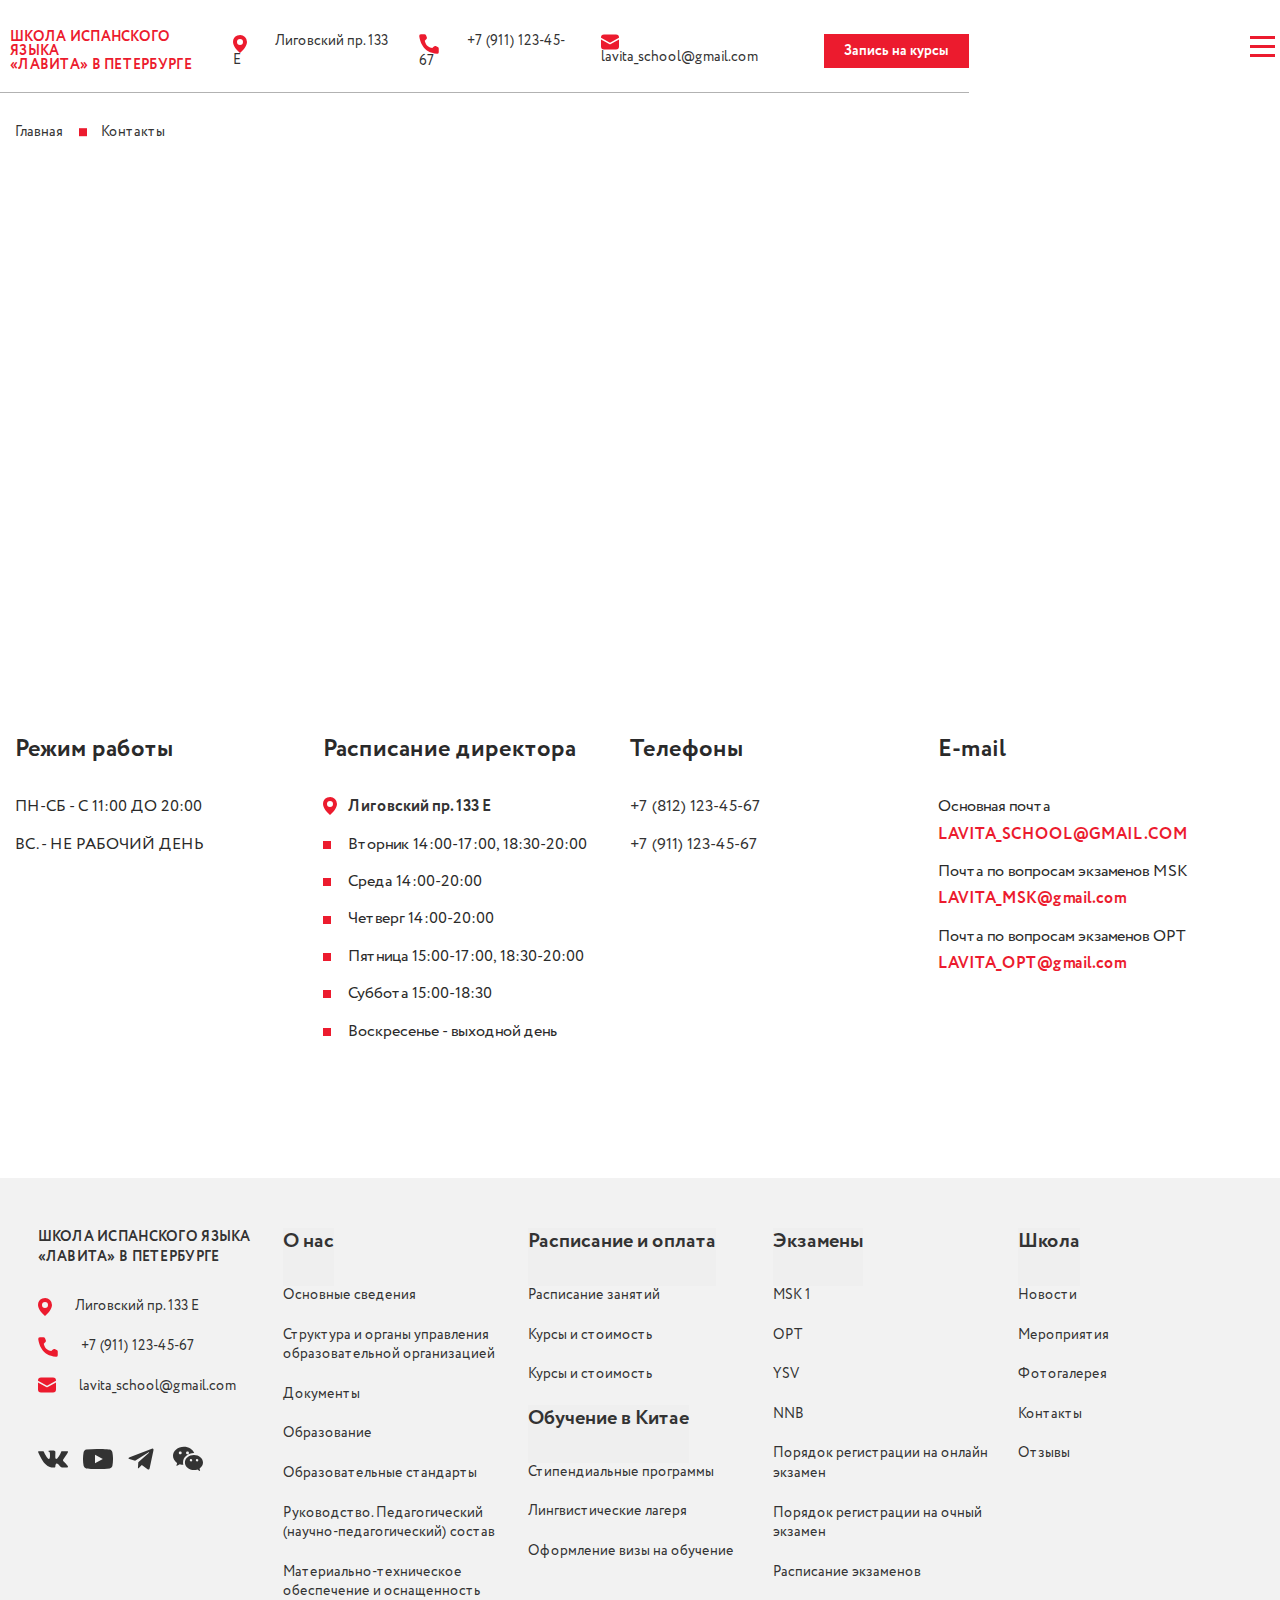
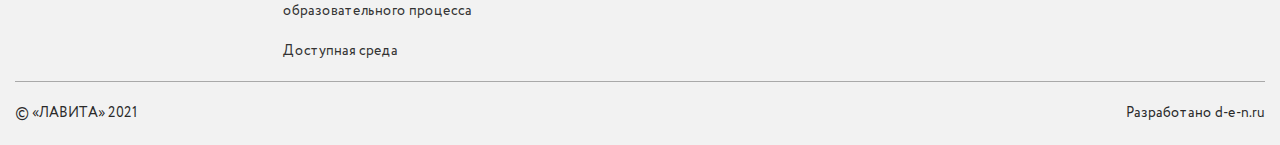
<file: contacts.html>
<!DOCTYPE html><html lang="ru"><head>	<!-- Page title in browser -->	<title>Lavita(training)</title>	<!-- Connection CSS -->	<link rel="stylesheet" href="css/style.min.css">	<link rel="stylesheet" href="https://unpkg.com/swiper@8/swiper-bundle.min.css" />	<!-- Page encoding -->	<meta charset="UTF-8">	<meta name="viewport" content="width=device-width, initial-scale=1.0, maximum-scale=1.0, user-scalable=0"></head><body>	<header class="header">	<div class="container">		<div class="header__contacts">			<h2 class="header__contacts-logo">				<a href="index.html">					ШКОЛА испанского ЯЗЫКА <br>					«ЛаВИта» в петербурге				</a>			</h2>			<div class="header__contacts-list">				<div class="header__contacts-link">					<a href="#"><picture><source srcset="img/map.svg" type="image/webp"><img src="img/map.svg" alt="" class="link-img"></picture>						<span class="link-text">Лиговский пр. 133 Е</span>					</a>				</div>				<div class="header__contacts-link">					<a href="#">						<picture><source srcset="img/phone.svg" type="image/webp"><img src="img/phone.svg" alt="" class="link-img"></picture>						<span class="link-text">+7 (911) 123-45-67</span>					</a>				</div>				<div class="header__contacts-link">					<a href="#">						<picture><source srcset="img/email.svg" type="image/webp"><img src="img/email.svg" alt="" class="link-img"></picture>						<span class="link-text">lavita_school@gmail.com</span>					</a>				</div>			</div>			<div class="header__contacts-btn">				<a href="#">Запись на курсы</a>			</div>		</div>		<nav class="header__menu">			<div class="header__menu-logo">				<picture><source srcset="img/header_logo.svg" type="image/webp"><img src="img/header_logo.svg" alt=""></picture>			</div>			<a href="index.html#desc" class="header__menu-link">О нас</a>			<a href="services.html" class="header__menu-link">Расписание и оплата</a>			<a href="index.html#events" class="header__menu-link">Мероприятия</a>			<a href="exams.html" class="header__menu-link">Экзамены</a>			<a href="#" class="header__menu-link">Обучение в испании</a>			<a href="index.html#news" class="header__menu-link">Новости</a>			<a href="#" class="header__menu-link">Фотогалерея</a>			<a href="contacts.html" class="header__menu-link">Контакты</a>			<a href="#" class="header__menu-link">Отзывы</a>		</nav>	</div></header>	<nav class="burger-desctop">	<div class="burger-desctop__menu-logo">		<picture><source srcset="img/header_logo.svg" type="image/webp"><img src="img/header_logo.svg" alt=""></picture>	</div>	<a href="index.html" class="burger-desctop__menu-link">О нас</a>	<a href="services.html" class="burger-desctop__menu-link">Расписание и оплата</a>	<a href="index.html#events" class="burger-desctop__menu-link">Мероприятия</a>	<a href="exams.html" class="burger-desctop__menu-link">Экзамены</a>	<a href="#" class="burger-desctop__menu-link">Обучение в испании</a>	<a href="index.html#news" class="burger-desctop__menu-link">Новости</a>	<a href="#" class="burger-desctop__menu-link">Фотогалерея</a>	<a href="contacts.html" class="burger-desctop__menu-link">Контакты</a>	<a href="#" class="burger-desctop__menu-link">Отзывы</a>	<div class="burger-desctop__menu-btn">		<a href="#">Запись на курсы</a>	</div></nav><div class="burger-desctop__btn">	<span></span></div>	<nav class="main-nav">		<ul class="main-nav__list">			<li class="main-nav__link"><a href="index.html">Главная</a></li>			<li class="main-nav__link"><a href="index.html">Контакты</a></li>		</ul>	</nav>	<section class="contacts">		<div class="contacts__container">			<div id="map">			</div>			<script src="https://api-maps.yandex.ru/2.1/?apikey=ваш API-ключ&lang=ru_RU" type="text/javascript">			</script>			<div class="contacts__info-box">				<div class="contacts__info-item">					<h2 class="contacts__info-title">Режим работы</h2>					<p class="contacts__info-text">ПН-СБ - С 11:00 ДО 20:00</p>					<p class="contacts__info-text">ВС. - НЕ РАБОЧИЙ ДЕНЬ</p>				</div>				<div class="contacts__info-item">					<h2 class="contacts__info-title">Расписание директора</h2>					<ul class="contacts__info-list">						<li class="contacts__list-item contacts__list-item--link"><a href="##">Лиговский пр. 133 Е</a></li>						<li class="contacts__list-item">Вторник 14:00-17:00, 18:30-20:00 </li>						<li class="contacts__list-item">Среда 14:00-20:00 </li>						<li class="contacts__list-item">Четверг 14:00-20:00 </li>						<li class="contacts__list-item">Пятница 15:00-17:00, 18:30-20:00 </li>						<li class="contacts__list-item">Суббота 15:00-18:30 </li>						<li class="contacts__list-item">Воскресенье - выходной день</li>					</ul>				</div>				<div class="contacts__info-item">					<h2 class="contacts__info-title">Телефоны</h2>					<ul class="">						<li class="contacts__info-phone"><a href="+78121234567">+7 (812) 123-45-67</a></li>						<li class="contacts__info-phone"><a href="+79111234567">+7 (911) 123-45-67</a></li>					</ul>				</div>				<div class="contacts__info-item">					<h2 class="contacts__info-title">E-mail</h2>					<ul>						<li class="contacts__info-email">Основная почта</li>						<li class="contacts__info-email contacts__info-email--link"><a								href="LAVITA_SCHOOL@GMAIL.COM">LAVITA_SCHOOL@GMAIL.COM</a></li>						<li class="contacts__info-email">Почта по вопросам экзаменов MSK</li>						<li class="contacts__info-email contacts__info-email--link"><a								href="LAVITA_MSK@gmail.com">LAVITA_MSK@gmail.com</a></li>						<li class="contacts__info-email">Почта по вопросам экзаменов OPT</li>						<li class="contacts__info-email contacts__info-email--link"><a								href="LAVITA_OPT@gmail.com">LAVITA_OPT@gmail.com</a></li>					</ul>				</div>			</div>		</div>	</section>	<footer class="footer">	<div class="exams__container footer__box">		<div class="footer__blocks">			<div class="footer__blocks-item">				<div class="footer__logo">ШКОЛА испанского ЯЗЫКА					«ЛаВИта» в петербурге</div>				<ul class="footer__contacts-list">					<li class="footer__contacts-item">						<a href="##" class="footer__contacts-link">							<picture><source srcset="img/map.svg" type="image/webp"><img src="img/map.svg" alt="address" class="footer__contacts-img"></picture>							Лиговский пр. 133 Е						</a>					</li>					<li class="footer__contacts-item">						<a href="+79111234567" class="footer__contacts-link">							<picture><source srcset="img/phone.svg" type="image/webp"><img src="img/phone.svg" alt="address" class="footer__contacts-img"></picture>							+7 (911) 123-45-67						</a>					</li>					<li class="footer__contacts-item">						<a href="mailto/lavita_school@gmail.com" class="footer__contacts-link">							<picture><source srcset="img/email.svg" type="image/webp"><img src="img/email.svg" alt="address" class="footer__contacts-img"></picture>							lavita_school@gmail.com						</a>					</li>				</ul>				<div class="social">					<a href="vk.com"><svg class="social__img" width="30" height="18" viewBox="0 0 30 18"							xmlns="http://www.w3.org/2000/svg">							<path fill-rule="evenodd" clip-rule="evenodd"								d="M26.7031 12.4468C26.7031 12.4468 29.1286 14.8423 29.7286 15.9508C29.7403 15.9668 29.7494 15.9845 29.7556 16.0033C30.0001 16.4128 30.0601 16.7338 29.9401 16.9708C29.7376 17.3623 29.0521 17.5588 28.8196 17.5753H24.5326C24.2341 17.5753 23.6131 17.4973 22.8571 16.9753C22.2796 16.5718 21.7051 15.9073 21.1486 15.2578C20.3176 14.2933 19.5991 13.4563 18.8716 13.4563C18.7798 13.4561 18.6885 13.4713 18.6016 13.5013C18.0511 13.6753 17.3521 14.4598 17.3521 16.5493C17.3521 17.2033 16.8361 17.5753 16.4746 17.5753H14.5111C13.8421 17.5753 10.3591 17.3413 7.27064 14.0848C3.48614 10.0978 0.0871351 2.09982 0.0541351 2.02932C-0.157365 1.51182 0.286635 1.22982 0.766635 1.22982H5.09564C5.67614 1.22982 5.86514 1.58082 5.99714 1.89582C6.15014 2.25732 6.71714 3.70332 7.64714 5.32782C9.15314 7.97082 10.0786 9.04632 10.8181 9.04632C10.9571 9.04673 11.0937 9.01051 11.2141 8.94132C12.1801 8.41032 12.0001 4.96032 11.9551 4.24932C11.9551 4.11132 11.9536 2.70882 11.4586 2.03082C11.1046 1.54482 10.5016 1.35582 10.1371 1.28682C10.2346 1.14582 10.4416 0.929816 10.7071 0.802316C11.3686 0.472316 12.5641 0.424316 13.7506 0.424316H14.4091C15.6961 0.442316 16.0291 0.524816 16.4971 0.643316C17.4391 0.868316 17.4571 1.47882 17.3746 3.55782C17.3506 4.15182 17.3251 4.82082 17.3251 5.60832C17.3251 5.77632 17.3176 5.96382 17.3176 6.15432C17.2891 7.22082 17.2516 8.42232 18.0046 8.91582C18.1023 8.97666 18.2151 9.00888 18.3301 9.00882C18.5911 9.00882 19.3726 9.00882 21.4921 5.37132C22.4221 3.76482 23.1421 1.87032 23.1916 1.72782C23.2336 1.64832 23.3596 1.42482 23.5126 1.33482C23.6215 1.27691 23.7434 1.24798 23.8666 1.25082H28.9591C29.5141 1.25082 29.8906 1.33482 29.9641 1.54482C30.0871 1.88532 29.9401 2.92482 27.6151 6.06882C27.2236 6.59232 26.8801 7.04532 26.5786 7.44132C24.4711 10.2073 24.4711 10.3468 26.7031 12.4468Z" />						</svg></a>					<a href="youtube.com"><svg class="social__img" width="30" height="22" viewBox="0 0 30 22"							xmlns="http://www.w3.org/2000/svg">							<path								d="M29.3748 4.1336C29.2049 3.52764 28.874 2.97903 28.4173 2.5461C27.9477 2.09986 27.372 1.78065 26.7448 1.6186C24.3973 0.999851 14.9923 0.999851 14.9923 0.999851C11.0715 0.955242 7.15158 1.15144 3.2548 1.58735C2.62753 1.76137 2.053 2.08771 1.58229 2.53735C1.11979 2.98235 0.784795 3.5311 0.609795 4.13235C0.189411 6.39703 -0.0148401 8.69653 -0.000205083 10.9999C-0.0152051 13.3011 0.188545 15.5999 0.609795 17.8674C0.781045 18.4661 1.11479 19.0124 1.57854 19.4536C2.04229 19.8949 2.6198 20.2136 3.2548 20.3824C5.63354 20.9999 14.9923 20.9999 14.9923 20.9999C18.9181 21.0445 22.843 20.8483 26.7448 20.4124C27.372 20.2503 27.9477 19.9311 28.4173 19.4849C28.8739 19.052 29.2044 18.5033 29.3735 17.8974C29.8049 15.6335 30.0146 13.3331 29.9998 11.0286C30.0322 8.71436 29.8228 6.40306 29.3748 4.13235V4.1336ZM12.0023 15.2799V6.7211L19.8273 11.0011L12.0023 15.2799Z" />						</svg>					</a>					<a href="telegram.com"><svg class="social__img" width="26" height="22" viewBox="0 0 26 22"							xmlns="http://www.w3.org/2000/svg">							<path								d="M23.8312 0.646269L1.66875 9.19252C0.156246 9.80002 0.164997 10.6438 1.39125 11.02L7.08125 12.795L20.2462 4.48877C20.8687 4.11002 21.4375 4.31377 20.97 4.72877L10.3037 14.355H10.3012L10.3037 14.3563L9.91125 20.2213C10.4862 20.2213 10.74 19.9575 11.0625 19.6463L13.8262 16.9588L19.575 21.205C20.635 21.7888 21.3962 21.4888 21.66 20.2238L25.4337 2.43877C25.82 0.890019 24.8425 0.188769 23.8312 0.646269Z" />						</svg></a>					<a href="instagram.com"><svg class="social__img" width="30" height="25" viewBox="0 0 30 25"							xmlns="http://www.w3.org/2000/svg">							<path								d="M20.955 24.0542C15.9581 24.0542 11.9062 20.6792 11.9062 16.5204C11.9062 12.3579 15.9544 8.98291 20.9513 8.98291C25.9481 8.98291 30 12.3579 30 16.5204C30 18.7892 28.7812 20.8348 26.8763 22.2129C26.7703 22.2882 26.6912 22.3954 26.6507 22.519C26.6102 22.6425 26.6104 22.7758 26.6513 22.8992L27.06 24.4179C27.0853 24.4891 27.1035 24.5626 27.1144 24.6373C27.1125 24.7172 27.0799 24.7934 27.0233 24.85C26.9667 24.9065 26.8906 24.9391 26.8106 24.941C26.749 24.9387 26.6893 24.9192 26.6381 24.8848L24.6562 23.741C24.5111 23.6538 24.3456 23.606 24.1763 23.6023C24.0861 23.6028 23.9964 23.616 23.91 23.6417C22.9493 23.9174 21.9545 24.0563 20.955 24.0542ZM16.995 14.891C17.1091 15.0661 17.2665 15.2088 17.4519 15.3052C17.6374 15.4016 17.8446 15.4485 18.0534 15.4412C18.2623 15.434 18.4658 15.3729 18.6441 15.2639C18.8224 15.155 18.9696 15.0017 19.0713 14.8192C19.173 14.6366 19.2258 14.4308 19.2246 14.2218C19.2233 14.0128 19.1682 13.8077 19.0644 13.6263C18.9605 13.4449 18.8116 13.2934 18.6321 13.1865C18.4525 13.0796 18.2483 13.0208 18.0394 13.016C17.8801 13.0158 17.7223 13.047 17.5751 13.1079C17.4279 13.1688 17.2942 13.2582 17.1817 13.3709C17.0691 13.4836 16.98 13.6175 16.9193 13.7648C16.8586 13.9121 16.8276 14.0699 16.8281 14.2292C16.8162 14.4618 16.8751 14.6925 16.9969 14.891H16.995ZM23.055 14.8929C23.1697 15.068 23.3278 15.2103 23.5138 15.3061C23.6999 15.4019 23.9076 15.4478 24.1167 15.4394C24.3259 15.431 24.5292 15.3686 24.707 15.2582C24.8848 15.1478 25.031 14.9933 25.1313 14.8096C25.2316 14.6259 25.2825 14.4194 25.2793 14.2101C25.276 14.0009 25.2185 13.796 25.1125 13.6156C25.0065 13.4351 24.8556 13.2852 24.6744 13.1805C24.4932 13.0758 24.288 13.0197 24.0788 13.0179C23.7587 13.0184 23.4518 13.1458 23.2255 13.3721C22.9991 13.5985 22.8717 13.9053 22.8713 14.2254C22.8641 14.4613 22.9281 14.6939 23.055 14.8929Z" />							<path								d="M0 9.79875C0 12.5269 1.46437 14.9831 3.75187 16.6538C3.87954 16.7435 3.97468 16.8723 4.02301 17.0207C4.07135 17.1691 4.0703 17.3291 4.02 17.4769L3.71813 18.6019L3.53063 19.3013C3.49807 19.3854 3.47786 19.4738 3.47062 19.5638C3.47038 19.6113 3.47957 19.6585 3.49766 19.7025C3.51576 19.7465 3.54241 19.7865 3.57606 19.8202C3.60971 19.8538 3.64971 19.8805 3.69372 19.8986C3.73774 19.9167 3.78491 19.9259 3.8325 19.9256C3.90562 19.9256 3.97687 19.9069 4.04062 19.8712L6.41813 18.4969C6.59292 18.3924 6.79202 18.3355 6.99562 18.3319C7.10437 18.3319 7.21312 18.3488 7.31625 18.3788C8.30851 18.6635 9.33156 18.8271 10.3631 18.8662C10.1415 18.1041 10.0298 17.3143 10.0312 16.5206C10.0312 11.0156 15.2531 7.10812 20.9512 7.10812C21.045 7.10812 21.1388 7.10813 21.2325 7.11188C19.8506 3.42938 15.735 0.75 10.8675 0.75C4.8675 0.75 0 4.8 0 9.79875ZM8.685 6.88312C8.685 7.26603 8.53289 7.63325 8.26214 7.90401C7.99138 8.17477 7.62416 8.32687 7.24125 8.32687C6.85834 8.32687 6.49112 8.17477 6.22036 7.90401C5.94961 7.63325 5.7975 7.26603 5.7975 6.88312C5.7975 6.50022 5.94961 6.133 6.22036 5.86224C6.49112 5.59148 6.85834 5.43937 7.24125 5.43937C7.62416 5.43937 7.99138 5.59148 8.26214 5.86224C8.53289 6.133 8.685 6.50022 8.685 6.88312V6.88312ZM15.9506 6.88312C15.9506 7.26603 15.7985 7.63325 15.5278 7.90401C15.257 8.17477 14.8898 8.32687 14.5069 8.32687C14.124 8.32687 13.7567 8.17477 13.486 7.90401C13.2152 7.63325 13.0631 7.26603 13.0631 6.88312C13.0631 6.50022 13.2152 6.133 13.486 5.86224C13.7567 5.59148 14.124 5.43937 14.5069 5.43937C14.8898 5.43937 15.257 5.59148 15.5278 5.86224C15.7985 6.133 15.9506 6.50022 15.9506 6.88312Z" />						</svg>					</a>				</div>			</div>			<ul class="footer__blocks-item">				<li class="footer__blocks-title"><button class="open-btn" data-accord="accord-1">О нас</button> <button						class="close-btn"></button></li>				<li>					<ul class="footer__blocks-wrap" id="accord-1">						<li class="footer__blocks-link"> <a href="index.html"> Основные сведения</a></li>						<li class="footer__blocks-link"> <a href="##">Структура и органы управления образовательной организацией</a>						</li>						<li class="footer__blocks-link"> <a href="##">Документы</a> </li>						<li class="footer__blocks-link"> <a href="##">Образование</a> </li>						<li class="footer__blocks-link"> <a href="##">Образовательные стандарты</a> </li>						<li class="footer__blocks-link"> <a href="##">Руководство. Педагогический (научно-педагогический) состав</a>						</li>						<li class="footer__blocks-link"> <a href="##">Материально-техническое обеспечение и оснащенность								образовательного процесса</a>						</li>						<li class="footer__blocks-link"> <a href="##">Доступная среда</a> </li>					</ul>				</li>			</ul>			<ul class="footer__blocks-item">				<li class="footer__blocks-title"><button class="open-btn" data-accord="accord-2">Расписание и оплата</button>				</li>				<li>					<ul class="footer__blocks-wrap" id="accord-2">						<li class="footer__blocks-link"><a href="services.html">Расписание занятий</a></li>						<li class="footer__blocks-link"><a href="services.html">Курсы и стоимость</a></li>						<li class="footer__blocks-link"><a href="">Курсы и стоимость</a></li>					</ul>				</li>				<li class="footer__blocks-title"><button class="open-btn" data-accord="accord-5">Обучение в Китае</button>				</li>				<li>					<ul class="footer__blocks-wrap" id="accord-5">						<li class="footer__blocks-link"><a href="">Стипендиальные программы</a></li>						<li class="footer__blocks-link"><a href="">Лингвистические лагеря</a></li>						<li class="footer__blocks-link"><a href="">Оформление визы на обучение</a></li>					</ul>				</li>			</ul>			<ul class="footer__blocks-item">				<li class="footer__blocks-title"><button class="open-btn" data-accord="accord-3">Экзамены</button></li>				<li>					<ul class="footer__blocks-wrap" id="accord-3">						<li class="footer__blocks-link"><a href="##">MSK 1</a></li>						<li class="footer__blocks-link"><a href="##">OPT</a></li>						<li class="footer__blocks-link"><a href="##">YSV</a> </li>						<li class="footer__blocks-link"><a href="##">NNB</a> </li>						<li class="footer__blocks-link"><a href="##">Порядок регистрации на онлайн экзамен</a> </li>						<li class="footer__blocks-link"><a href="##">Порядок регистрации на очный экзамен</a></li>						<li class="footer__blocks-link"><a href="##">Расписание экзаменов</a></li>					</ul>				</li>			</ul>			<ul class="footer__blocks-item">				<li class="footer__blocks-title"><button class="open-btn" data-accord="accord-4">Школа</button></li>				<li>					<ul class="footer__blocks-wrap" id="accord-4">						<li class="footer__blocks-link"><a href="index.html#news">Новости</a></li>						<li class="footer__blocks-link"><a href="index.html#events">Мероприятия</a></li>						<li class="footer__blocks-link"><a href="##">Фотогалерея</a> </li>						<li class="footer__blocks-link"><a href="contacts.html">Контакты</a> </li>						<li class="footer__blocks-link"><a href="##">Отзывы</a> </li>					</ul>				</li>			</ul>		</div>		<div class="footer__copyright">			<p>© «ЛАВИТА» 2021</p>			<p>Разработано d-e-n.ru</p>		</div>	</div></footer>	<!-- Connection Swiper -->	<script src=" https://unpkg.com/swiper@8/swiper-bundle.min.js"></script>	<!-- Connection jQuery -->	<script src="https://code.jquery.com/jquery-3.6.0.slim.min.js"		integrity="sha256-u7e5khyithlIdTpu22PHhENmPcRdFiHRjhAuHcs05RI=" crossorigin="anonymous"></script>	<!-- Connection JS -->	<script src="js/script.min.js"></script>	<!-- npm install webp-converter@2.2.3 --save-dev --></body></html>
</file>
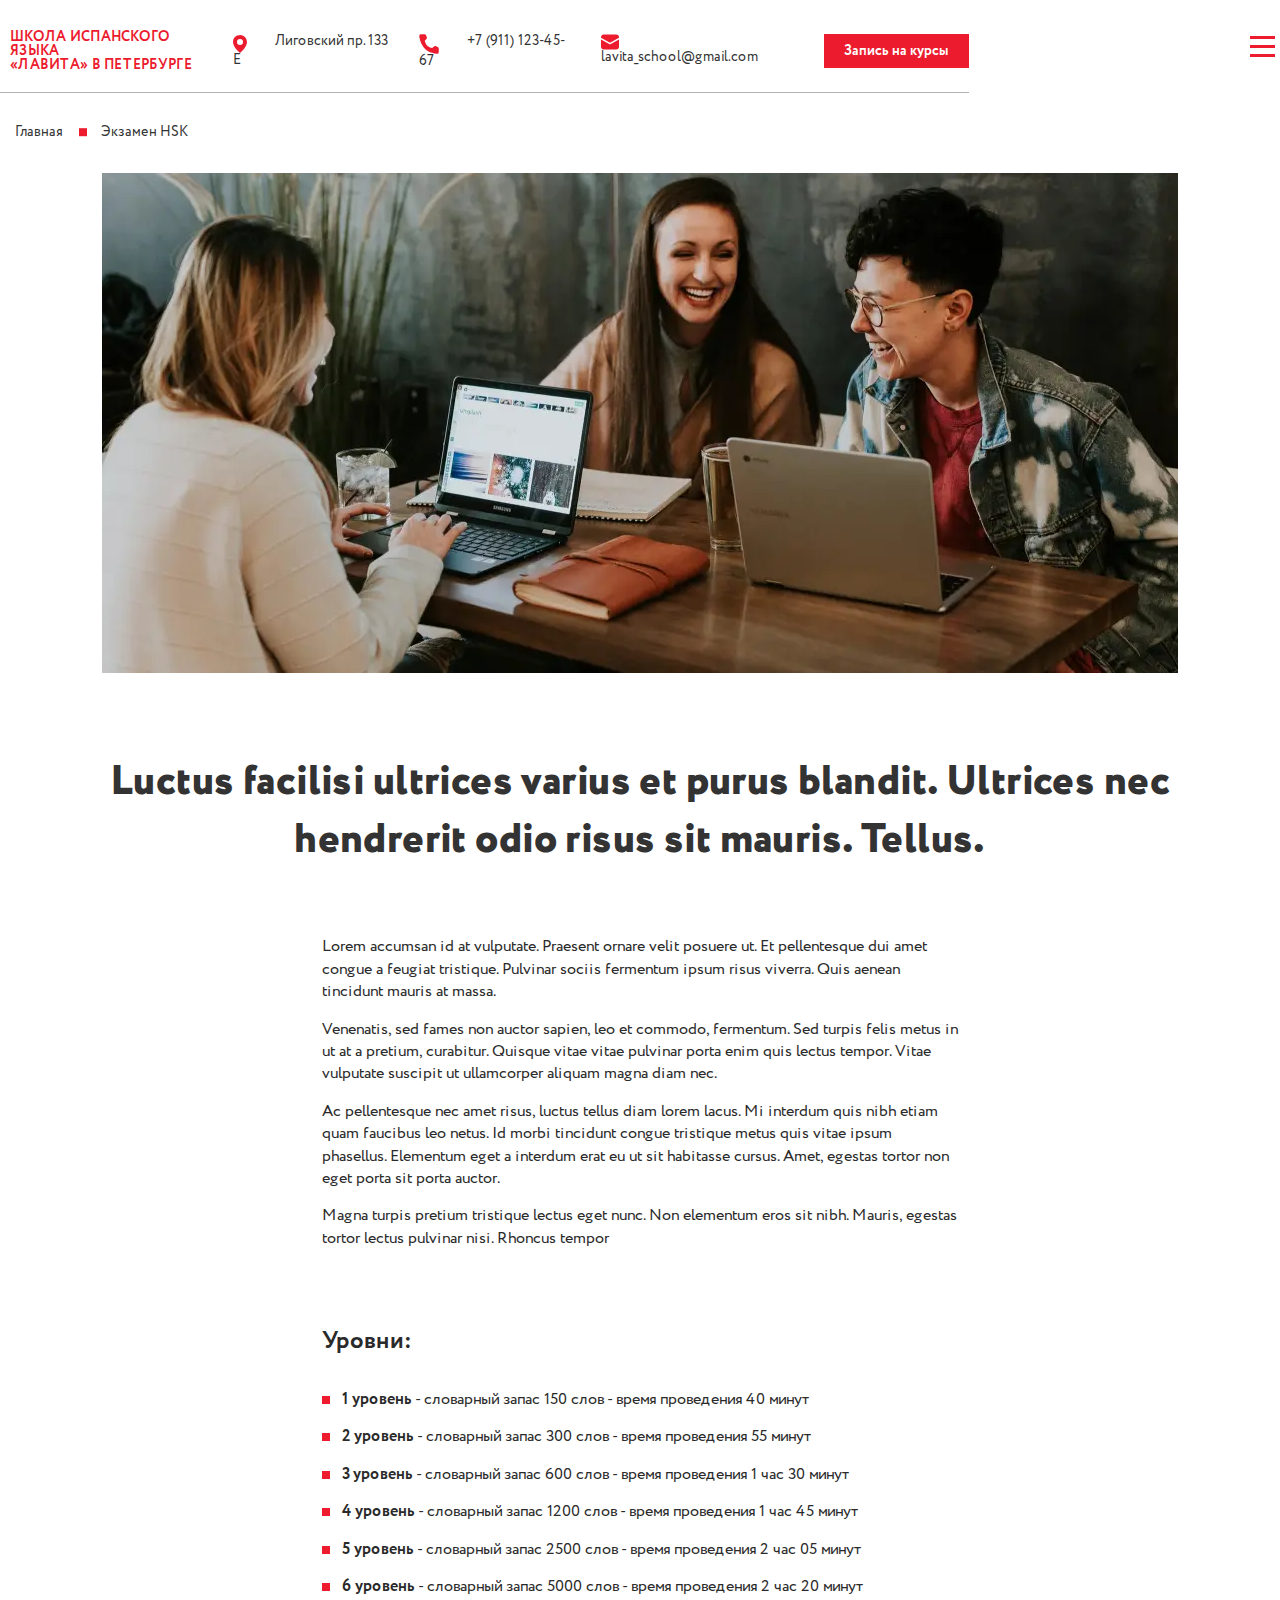
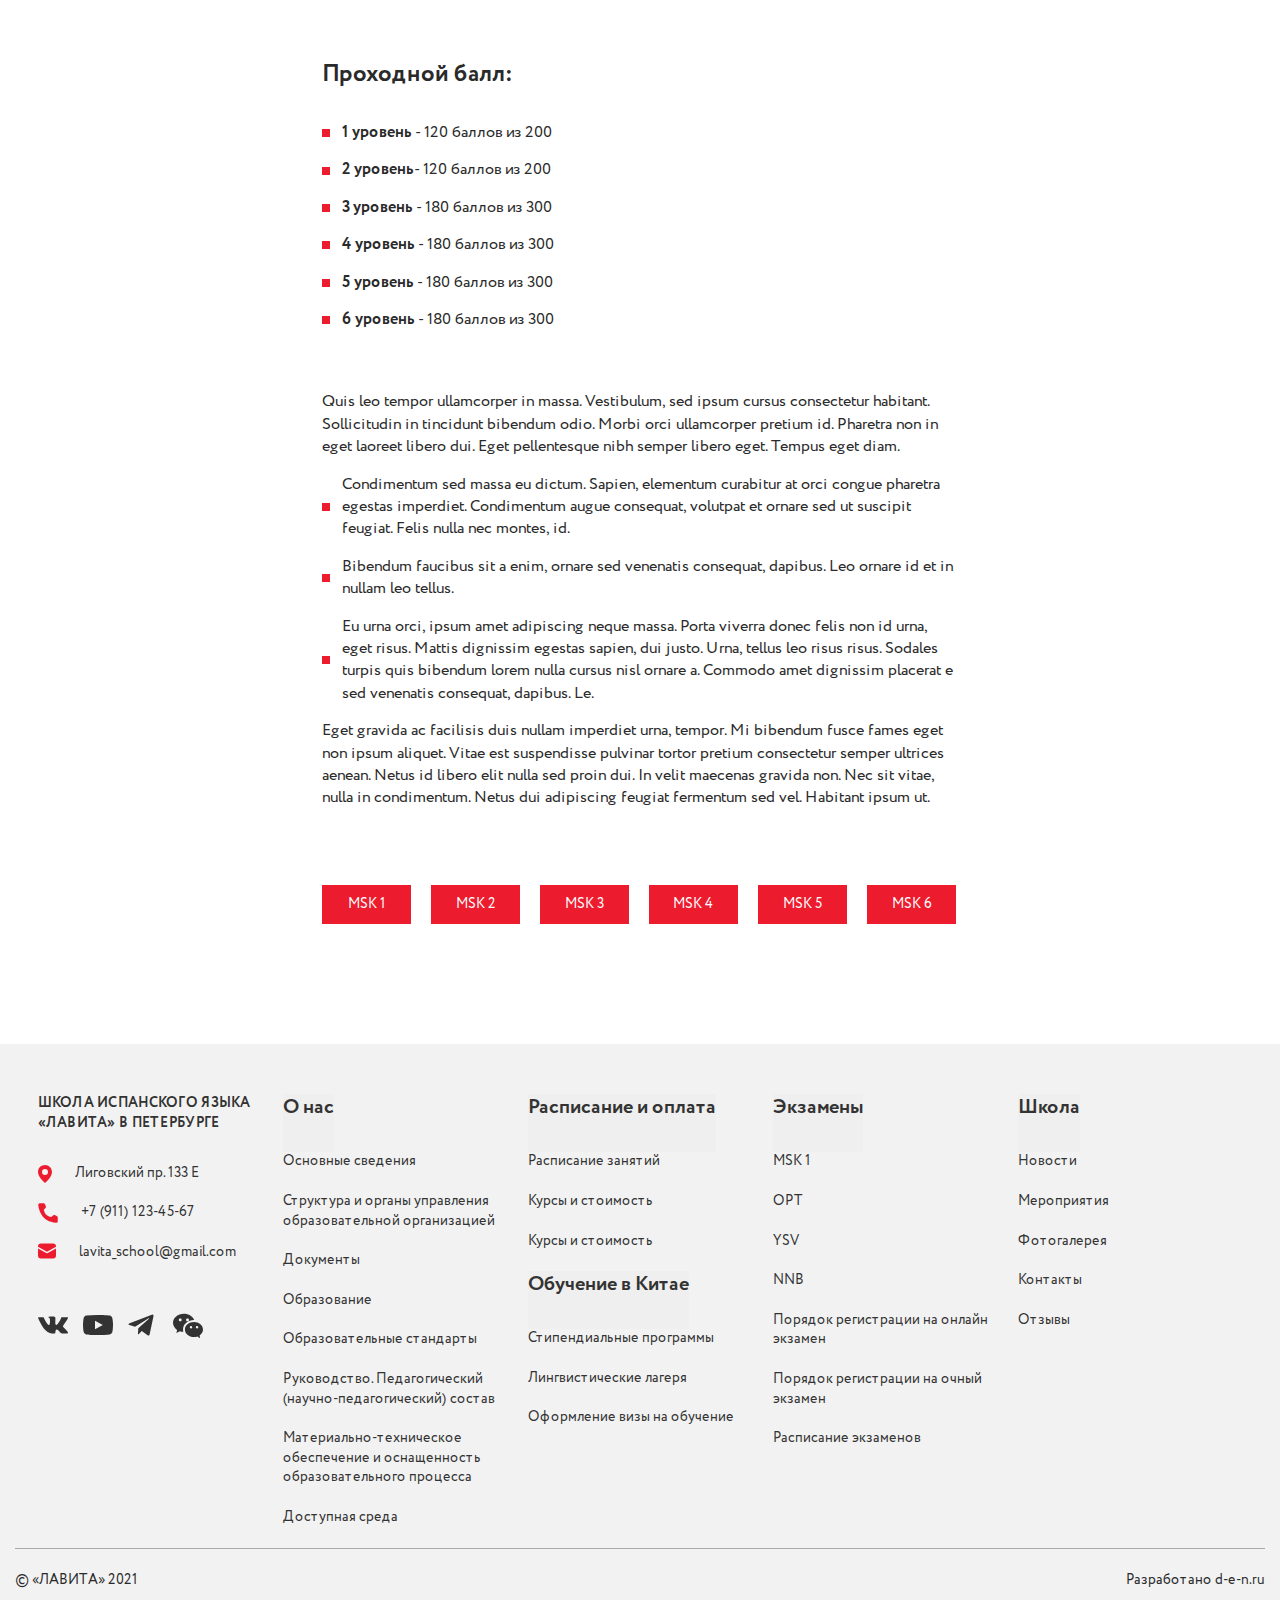
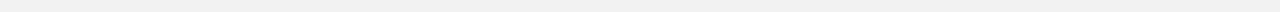
<file: exams.html>
<!DOCTYPE html><html lang="ru"><head>	<!-- Page title in browser -->	<title>Lavita(training)</title>	<!-- Connection CSS -->	<link rel="stylesheet" href="css/style.min.css">	<link rel="stylesheet" href="https://unpkg.com/swiper@8/swiper-bundle.min.css" />	<!-- Page encoding -->	<meta charset="UTF-8">	<meta name="viewport" content="width=device-width, initial-scale=1.0, maximum-scale=1.0, user-scalable=0"></head><body>	<header class="header">	<div class="container">		<div class="header__contacts">			<h2 class="header__contacts-logo">				<a href="index.html">					ШКОЛА испанского ЯЗЫКА <br>					«ЛаВИта» в петербурге				</a>			</h2>			<div class="header__contacts-list">				<div class="header__contacts-link">					<a href="#"><picture><source srcset="img/map.svg" type="image/webp"><img src="img/map.svg" alt="" class="link-img"></picture>						<span class="link-text">Лиговский пр. 133 Е</span>					</a>				</div>				<div class="header__contacts-link">					<a href="#">						<picture><source srcset="img/phone.svg" type="image/webp"><img src="img/phone.svg" alt="" class="link-img"></picture>						<span class="link-text">+7 (911) 123-45-67</span>					</a>				</div>				<div class="header__contacts-link">					<a href="#">						<picture><source srcset="img/email.svg" type="image/webp"><img src="img/email.svg" alt="" class="link-img"></picture>						<span class="link-text">lavita_school@gmail.com</span>					</a>				</div>			</div>			<div class="header__contacts-btn">				<a href="#">Запись на курсы</a>			</div>		</div>		<nav class="header__menu">			<div class="header__menu-logo">				<picture><source srcset="img/header_logo.svg" type="image/webp"><img src="img/header_logo.svg" alt=""></picture>			</div>			<a href="index.html#desc" class="header__menu-link">О нас</a>			<a href="services.html" class="header__menu-link">Расписание и оплата</a>			<a href="index.html#events" class="header__menu-link">Мероприятия</a>			<a href="exams.html" class="header__menu-link">Экзамены</a>			<a href="#" class="header__menu-link">Обучение в испании</a>			<a href="index.html#news" class="header__menu-link">Новости</a>			<a href="#" class="header__menu-link">Фотогалерея</a>			<a href="contacts.html" class="header__menu-link">Контакты</a>			<a href="#" class="header__menu-link">Отзывы</a>		</nav>	</div></header>	<nav class="burger-desctop">	<div class="burger-desctop__menu-logo">		<picture><source srcset="img/header_logo.svg" type="image/webp"><img src="img/header_logo.svg" alt=""></picture>	</div>	<a href="index.html" class="burger-desctop__menu-link">О нас</a>	<a href="services.html" class="burger-desctop__menu-link">Расписание и оплата</a>	<a href="index.html#events" class="burger-desctop__menu-link">Мероприятия</a>	<a href="exams.html" class="burger-desctop__menu-link">Экзамены</a>	<a href="#" class="burger-desctop__menu-link">Обучение в испании</a>	<a href="index.html#news" class="burger-desctop__menu-link">Новости</a>	<a href="#" class="burger-desctop__menu-link">Фотогалерея</a>	<a href="contacts.html" class="burger-desctop__menu-link">Контакты</a>	<a href="#" class="burger-desctop__menu-link">Отзывы</a>	<div class="burger-desctop__menu-btn">		<a href="#">Запись на курсы</a>	</div></nav><div class="burger-desctop__btn">	<span></span></div>	<nav class="main-nav">		<ul class="main-nav__list">			<li class="main-nav__link"><a href="index.html">Главная</a></li>			<li class="main-nav__link"><a href="index.html">Экзамен HSK</a></li>		</ul>	</nav>	<section class="examinations">		<div class="examinations__container">			<picture><source srcset="img/exams_01.webp" type="image/webp"><img src="img/exams_01.jpg" alt="Люди на экзамене" class="examinations__img"></picture>			<h1 class="examinations__title title">				Luctus facilisi ultrices varius et purus blandit. Ultrices nec hendrerit odio risus sit mauris. Tellus.			</h1>			<div class="examinations__content">				<div class="examinations__text">					<p>						Lorem accumsan id at vulputate. Praesent ornare velit posuere ut. Et pellentesque						dui amet congue a feugiat tristique. Pulvinar sociis fermentum ipsum risus viverra. Quis aenean tincidunt						mauris						at massa.					</p>					<p>						Venenatis, sed fames non auctor sapien, leo et commodo, fermentum. Sed turpis felis metus in ut at a						pretium,						curabitur. Quisque vitae vitae pulvinar porta enim quis lectus tempor. Vitae vulputate suscipit ut						ullamcorper						aliquam magna diam nec.					</p>					<p>						Ac pellentesque nec amet risus, luctus tellus diam lorem lacus. Mi interdum quis nibh etiam quam faucibus						leo						netus. Id morbi tincidunt congue tristique metus quis vitae ipsum phasellus. Elementum eget a interdum erat						eu						ut sit habitasse cursus. Amet, egestas tortor non eget porta sit porta auctor.					</p>					<p>						Magna turpis pretium tristique lectus eget nunc. Non elementum eros sit nibh. Mauris, egestas tortor lectus						pulvinar nisi. Rhoncus tempor					</p>				</div>				<ul class="examinations__list">					<li class="examinations__item">						<h2 class="examinations__subtitle">Уровни:</h2>					</li>					<li class="examinations__item"><span>1 уровень</span> - словарный запас 150 слов - время проведения 40 минут					</li>					<li class="examinations__item"><span>2 уровень</span> - словарный запас 300 слов - время проведения 55 минут					</li>					<li class="examinations__item"><span>3 уровень</span> - словарный запас 600 слов - время проведения 1 час 30						минут</li>					<li class="examinations__item"><span>4 уровень</span> - словарный запас 1200 слов - время проведения 1 час 45						минут</li>					<li class="examinations__item"><span>5 уровень</span> - словарный запас 2500 слов - время проведения 2 час 05						минут</li>					<li class="examinations__item"><span>6 уровень</span> - словарный запас 5000 слов - время проведения 2 час 20						минут</li>				</ul>				<ul class="examinations__list">					<li class="examinations__item">						<h2 class="examinations__subtitle">Проходной балл:</h2>					</li>					<li class="examinations__item"><span>1 уровень</span> - 120 баллов из 200					</li>					<li class="examinations__item"><span>2 уровень</span>- 120 баллов из 200					</li>					<li class="examinations__item"><span>3 уровень</span> - 180 баллов из 300</li>					<li class="examinations__item"><span>4 уровень</span> - 180 баллов из 300</li>					<li class="examinations__item"><span>5 уровень</span> - 180 баллов из 300</li>					<li class="examinations__item"><span>6 уровень</span> - 180 баллов из 300</li>				</ul>				<div class="examinations__text examinations__text--down">					<p>						Quis leo tempor ullamcorper in massa. Vestibulum, sed ipsum cursus consectetur habitant. Sollicitudin in						tincidunt bibendum odio. Morbi orci ullamcorper pretium id. Pharetra non in eget laoreet libero dui. Eget						pellentesque nibh semper libero eget. Tempus eget diam.					</p>					<p class="examinations__text--accent">						Condimentum sed massa eu dictum. Sapien, elementum curabitur at orci congue pharetra egestas imperdiet.						Condimentum augue consequat, volutpat et ornare sed ut suscipit feugiat. Felis nulla nec montes, id.					</p>					<p class="examinations__text--accent">						Bibendum faucibus sit a enim, ornare sed venenatis consequat, dapibus. Leo ornare id et in nullam leo						tellus.					</p>					<p class="examinations__text--accent">						Eu urna orci, ipsum amet adipiscing neque massa. Porta viverra donec felis non id urna, eget risus. Mattis						dignissim egestas sapien, dui justo. Urna, tellus leo risus risus. Sodales turpis quis bibendum lorem nulla						cursus nisl ornare a. Commodo amet dignissim placerat e sed venenatis consequat, dapibus. Le.					</p>					<p>						Eget gravida ac facilisis duis nullam imperdiet urna, tempor. Mi bibendum fusce fames eget non ipsum						aliquet.						Vitae est suspendisse pulvinar tortor pretium consectetur semper ultrices aenean. Netus id libero elit nulla						sed						proin dui. In velit maecenas gravida non. Nec sit vitae, nulla in condimentum. Netus dui adipiscing feugiat						fermentum sed vel. Habitant ipsum ut.					</p>				</div>				<div class="examinations__btn-group">					<a href="##" class="examinations__btn">MSK 1</a>					<a href="##" class="examinations__btn">MSK 2</a>					<a href="##" class="examinations__btn">MSK 3</a>					<a href="##" class="examinations__btn">MSK 4</a>					<a href="##" class="examinations__btn">MSK 5</a>					<a href="##" class="examinations__btn">MSK 6</a>				</div>			</div>		</div>	</section>	<footer class="footer">	<div class="exams__container footer__box">		<div class="footer__blocks">			<div class="footer__blocks-item">				<div class="footer__logo">ШКОЛА испанского ЯЗЫКА					«ЛаВИта» в петербурге</div>				<ul class="footer__contacts-list">					<li class="footer__contacts-item">						<a href="##" class="footer__contacts-link">							<picture><source srcset="img/map.svg" type="image/webp"><img src="img/map.svg" alt="address" class="footer__contacts-img"></picture>							Лиговский пр. 133 Е						</a>					</li>					<li class="footer__contacts-item">						<a href="+79111234567" class="footer__contacts-link">							<picture><source srcset="img/phone.svg" type="image/webp"><img src="img/phone.svg" alt="address" class="footer__contacts-img"></picture>							+7 (911) 123-45-67						</a>					</li>					<li class="footer__contacts-item">						<a href="mailto/lavita_school@gmail.com" class="footer__contacts-link">							<picture><source srcset="img/email.svg" type="image/webp"><img src="img/email.svg" alt="address" class="footer__contacts-img"></picture>							lavita_school@gmail.com						</a>					</li>				</ul>				<div class="social">					<a href="vk.com"><svg class="social__img" width="30" height="18" viewBox="0 0 30 18"							xmlns="http://www.w3.org/2000/svg">							<path fill-rule="evenodd" clip-rule="evenodd"								d="M26.7031 12.4468C26.7031 12.4468 29.1286 14.8423 29.7286 15.9508C29.7403 15.9668 29.7494 15.9845 29.7556 16.0033C30.0001 16.4128 30.0601 16.7338 29.9401 16.9708C29.7376 17.3623 29.0521 17.5588 28.8196 17.5753H24.5326C24.2341 17.5753 23.6131 17.4973 22.8571 16.9753C22.2796 16.5718 21.7051 15.9073 21.1486 15.2578C20.3176 14.2933 19.5991 13.4563 18.8716 13.4563C18.7798 13.4561 18.6885 13.4713 18.6016 13.5013C18.0511 13.6753 17.3521 14.4598 17.3521 16.5493C17.3521 17.2033 16.8361 17.5753 16.4746 17.5753H14.5111C13.8421 17.5753 10.3591 17.3413 7.27064 14.0848C3.48614 10.0978 0.0871351 2.09982 0.0541351 2.02932C-0.157365 1.51182 0.286635 1.22982 0.766635 1.22982H5.09564C5.67614 1.22982 5.86514 1.58082 5.99714 1.89582C6.15014 2.25732 6.71714 3.70332 7.64714 5.32782C9.15314 7.97082 10.0786 9.04632 10.8181 9.04632C10.9571 9.04673 11.0937 9.01051 11.2141 8.94132C12.1801 8.41032 12.0001 4.96032 11.9551 4.24932C11.9551 4.11132 11.9536 2.70882 11.4586 2.03082C11.1046 1.54482 10.5016 1.35582 10.1371 1.28682C10.2346 1.14582 10.4416 0.929816 10.7071 0.802316C11.3686 0.472316 12.5641 0.424316 13.7506 0.424316H14.4091C15.6961 0.442316 16.0291 0.524816 16.4971 0.643316C17.4391 0.868316 17.4571 1.47882 17.3746 3.55782C17.3506 4.15182 17.3251 4.82082 17.3251 5.60832C17.3251 5.77632 17.3176 5.96382 17.3176 6.15432C17.2891 7.22082 17.2516 8.42232 18.0046 8.91582C18.1023 8.97666 18.2151 9.00888 18.3301 9.00882C18.5911 9.00882 19.3726 9.00882 21.4921 5.37132C22.4221 3.76482 23.1421 1.87032 23.1916 1.72782C23.2336 1.64832 23.3596 1.42482 23.5126 1.33482C23.6215 1.27691 23.7434 1.24798 23.8666 1.25082H28.9591C29.5141 1.25082 29.8906 1.33482 29.9641 1.54482C30.0871 1.88532 29.9401 2.92482 27.6151 6.06882C27.2236 6.59232 26.8801 7.04532 26.5786 7.44132C24.4711 10.2073 24.4711 10.3468 26.7031 12.4468Z" />						</svg></a>					<a href="youtube.com"><svg class="social__img" width="30" height="22" viewBox="0 0 30 22"							xmlns="http://www.w3.org/2000/svg">							<path								d="M29.3748 4.1336C29.2049 3.52764 28.874 2.97903 28.4173 2.5461C27.9477 2.09986 27.372 1.78065 26.7448 1.6186C24.3973 0.999851 14.9923 0.999851 14.9923 0.999851C11.0715 0.955242 7.15158 1.15144 3.2548 1.58735C2.62753 1.76137 2.053 2.08771 1.58229 2.53735C1.11979 2.98235 0.784795 3.5311 0.609795 4.13235C0.189411 6.39703 -0.0148401 8.69653 -0.000205083 10.9999C-0.0152051 13.3011 0.188545 15.5999 0.609795 17.8674C0.781045 18.4661 1.11479 19.0124 1.57854 19.4536C2.04229 19.8949 2.6198 20.2136 3.2548 20.3824C5.63354 20.9999 14.9923 20.9999 14.9923 20.9999C18.9181 21.0445 22.843 20.8483 26.7448 20.4124C27.372 20.2503 27.9477 19.9311 28.4173 19.4849C28.8739 19.052 29.2044 18.5033 29.3735 17.8974C29.8049 15.6335 30.0146 13.3331 29.9998 11.0286C30.0322 8.71436 29.8228 6.40306 29.3748 4.13235V4.1336ZM12.0023 15.2799V6.7211L19.8273 11.0011L12.0023 15.2799Z" />						</svg>					</a>					<a href="telegram.com"><svg class="social__img" width="26" height="22" viewBox="0 0 26 22"							xmlns="http://www.w3.org/2000/svg">							<path								d="M23.8312 0.646269L1.66875 9.19252C0.156246 9.80002 0.164997 10.6438 1.39125 11.02L7.08125 12.795L20.2462 4.48877C20.8687 4.11002 21.4375 4.31377 20.97 4.72877L10.3037 14.355H10.3012L10.3037 14.3563L9.91125 20.2213C10.4862 20.2213 10.74 19.9575 11.0625 19.6463L13.8262 16.9588L19.575 21.205C20.635 21.7888 21.3962 21.4888 21.66 20.2238L25.4337 2.43877C25.82 0.890019 24.8425 0.188769 23.8312 0.646269Z" />						</svg></a>					<a href="instagram.com"><svg class="social__img" width="30" height="25" viewBox="0 0 30 25"							xmlns="http://www.w3.org/2000/svg">							<path								d="M20.955 24.0542C15.9581 24.0542 11.9062 20.6792 11.9062 16.5204C11.9062 12.3579 15.9544 8.98291 20.9513 8.98291C25.9481 8.98291 30 12.3579 30 16.5204C30 18.7892 28.7812 20.8348 26.8763 22.2129C26.7703 22.2882 26.6912 22.3954 26.6507 22.519C26.6102 22.6425 26.6104 22.7758 26.6513 22.8992L27.06 24.4179C27.0853 24.4891 27.1035 24.5626 27.1144 24.6373C27.1125 24.7172 27.0799 24.7934 27.0233 24.85C26.9667 24.9065 26.8906 24.9391 26.8106 24.941C26.749 24.9387 26.6893 24.9192 26.6381 24.8848L24.6562 23.741C24.5111 23.6538 24.3456 23.606 24.1763 23.6023C24.0861 23.6028 23.9964 23.616 23.91 23.6417C22.9493 23.9174 21.9545 24.0563 20.955 24.0542ZM16.995 14.891C17.1091 15.0661 17.2665 15.2088 17.4519 15.3052C17.6374 15.4016 17.8446 15.4485 18.0534 15.4412C18.2623 15.434 18.4658 15.3729 18.6441 15.2639C18.8224 15.155 18.9696 15.0017 19.0713 14.8192C19.173 14.6366 19.2258 14.4308 19.2246 14.2218C19.2233 14.0128 19.1682 13.8077 19.0644 13.6263C18.9605 13.4449 18.8116 13.2934 18.6321 13.1865C18.4525 13.0796 18.2483 13.0208 18.0394 13.016C17.8801 13.0158 17.7223 13.047 17.5751 13.1079C17.4279 13.1688 17.2942 13.2582 17.1817 13.3709C17.0691 13.4836 16.98 13.6175 16.9193 13.7648C16.8586 13.9121 16.8276 14.0699 16.8281 14.2292C16.8162 14.4618 16.8751 14.6925 16.9969 14.891H16.995ZM23.055 14.8929C23.1697 15.068 23.3278 15.2103 23.5138 15.3061C23.6999 15.4019 23.9076 15.4478 24.1167 15.4394C24.3259 15.431 24.5292 15.3686 24.707 15.2582C24.8848 15.1478 25.031 14.9933 25.1313 14.8096C25.2316 14.6259 25.2825 14.4194 25.2793 14.2101C25.276 14.0009 25.2185 13.796 25.1125 13.6156C25.0065 13.4351 24.8556 13.2852 24.6744 13.1805C24.4932 13.0758 24.288 13.0197 24.0788 13.0179C23.7587 13.0184 23.4518 13.1458 23.2255 13.3721C22.9991 13.5985 22.8717 13.9053 22.8713 14.2254C22.8641 14.4613 22.9281 14.6939 23.055 14.8929Z" />							<path								d="M0 9.79875C0 12.5269 1.46437 14.9831 3.75187 16.6538C3.87954 16.7435 3.97468 16.8723 4.02301 17.0207C4.07135 17.1691 4.0703 17.3291 4.02 17.4769L3.71813 18.6019L3.53063 19.3013C3.49807 19.3854 3.47786 19.4738 3.47062 19.5638C3.47038 19.6113 3.47957 19.6585 3.49766 19.7025C3.51576 19.7465 3.54241 19.7865 3.57606 19.8202C3.60971 19.8538 3.64971 19.8805 3.69372 19.8986C3.73774 19.9167 3.78491 19.9259 3.8325 19.9256C3.90562 19.9256 3.97687 19.9069 4.04062 19.8712L6.41813 18.4969C6.59292 18.3924 6.79202 18.3355 6.99562 18.3319C7.10437 18.3319 7.21312 18.3488 7.31625 18.3788C8.30851 18.6635 9.33156 18.8271 10.3631 18.8662C10.1415 18.1041 10.0298 17.3143 10.0312 16.5206C10.0312 11.0156 15.2531 7.10812 20.9512 7.10812C21.045 7.10812 21.1388 7.10813 21.2325 7.11188C19.8506 3.42938 15.735 0.75 10.8675 0.75C4.8675 0.75 0 4.8 0 9.79875ZM8.685 6.88312C8.685 7.26603 8.53289 7.63325 8.26214 7.90401C7.99138 8.17477 7.62416 8.32687 7.24125 8.32687C6.85834 8.32687 6.49112 8.17477 6.22036 7.90401C5.94961 7.63325 5.7975 7.26603 5.7975 6.88312C5.7975 6.50022 5.94961 6.133 6.22036 5.86224C6.49112 5.59148 6.85834 5.43937 7.24125 5.43937C7.62416 5.43937 7.99138 5.59148 8.26214 5.86224C8.53289 6.133 8.685 6.50022 8.685 6.88312V6.88312ZM15.9506 6.88312C15.9506 7.26603 15.7985 7.63325 15.5278 7.90401C15.257 8.17477 14.8898 8.32687 14.5069 8.32687C14.124 8.32687 13.7567 8.17477 13.486 7.90401C13.2152 7.63325 13.0631 7.26603 13.0631 6.88312C13.0631 6.50022 13.2152 6.133 13.486 5.86224C13.7567 5.59148 14.124 5.43937 14.5069 5.43937C14.8898 5.43937 15.257 5.59148 15.5278 5.86224C15.7985 6.133 15.9506 6.50022 15.9506 6.88312Z" />						</svg>					</a>				</div>			</div>			<ul class="footer__blocks-item">				<li class="footer__blocks-title"><button class="open-btn" data-accord="accord-1">О нас</button> <button						class="close-btn"></button></li>				<li>					<ul class="footer__blocks-wrap" id="accord-1">						<li class="footer__blocks-link"> <a href="index.html"> Основные сведения</a></li>						<li class="footer__blocks-link"> <a href="##">Структура и органы управления образовательной организацией</a>						</li>						<li class="footer__blocks-link"> <a href="##">Документы</a> </li>						<li class="footer__blocks-link"> <a href="##">Образование</a> </li>						<li class="footer__blocks-link"> <a href="##">Образовательные стандарты</a> </li>						<li class="footer__blocks-link"> <a href="##">Руководство. Педагогический (научно-педагогический) состав</a>						</li>						<li class="footer__blocks-link"> <a href="##">Материально-техническое обеспечение и оснащенность								образовательного процесса</a>						</li>						<li class="footer__blocks-link"> <a href="##">Доступная среда</a> </li>					</ul>				</li>			</ul>			<ul class="footer__blocks-item">				<li class="footer__blocks-title"><button class="open-btn" data-accord="accord-2">Расписание и оплата</button>				</li>				<li>					<ul class="footer__blocks-wrap" id="accord-2">						<li class="footer__blocks-link"><a href="services.html">Расписание занятий</a></li>						<li class="footer__blocks-link"><a href="services.html">Курсы и стоимость</a></li>						<li class="footer__blocks-link"><a href="">Курсы и стоимость</a></li>					</ul>				</li>				<li class="footer__blocks-title"><button class="open-btn" data-accord="accord-5">Обучение в Китае</button>				</li>				<li>					<ul class="footer__blocks-wrap" id="accord-5">						<li class="footer__blocks-link"><a href="">Стипендиальные программы</a></li>						<li class="footer__blocks-link"><a href="">Лингвистические лагеря</a></li>						<li class="footer__blocks-link"><a href="">Оформление визы на обучение</a></li>					</ul>				</li>			</ul>			<ul class="footer__blocks-item">				<li class="footer__blocks-title"><button class="open-btn" data-accord="accord-3">Экзамены</button></li>				<li>					<ul class="footer__blocks-wrap" id="accord-3">						<li class="footer__blocks-link"><a href="##">MSK 1</a></li>						<li class="footer__blocks-link"><a href="##">OPT</a></li>						<li class="footer__blocks-link"><a href="##">YSV</a> </li>						<li class="footer__blocks-link"><a href="##">NNB</a> </li>						<li class="footer__blocks-link"><a href="##">Порядок регистрации на онлайн экзамен</a> </li>						<li class="footer__blocks-link"><a href="##">Порядок регистрации на очный экзамен</a></li>						<li class="footer__blocks-link"><a href="##">Расписание экзаменов</a></li>					</ul>				</li>			</ul>			<ul class="footer__blocks-item">				<li class="footer__blocks-title"><button class="open-btn" data-accord="accord-4">Школа</button></li>				<li>					<ul class="footer__blocks-wrap" id="accord-4">						<li class="footer__blocks-link"><a href="index.html#news">Новости</a></li>						<li class="footer__blocks-link"><a href="index.html#events">Мероприятия</a></li>						<li class="footer__blocks-link"><a href="##">Фотогалерея</a> </li>						<li class="footer__blocks-link"><a href="contacts.html">Контакты</a> </li>						<li class="footer__blocks-link"><a href="##">Отзывы</a> </li>					</ul>				</li>			</ul>		</div>		<div class="footer__copyright">			<p>© «ЛАВИТА» 2021</p>			<p>Разработано d-e-n.ru</p>		</div>	</div></footer>	<!-- Connection Swiper -->	<script src=" https://unpkg.com/swiper@8/swiper-bundle.min.js"></script>	<!-- Connection jQuery -->	<script src="https://code.jquery.com/jquery-3.6.0.slim.min.js"		integrity="sha256-u7e5khyithlIdTpu22PHhENmPcRdFiHRjhAuHcs05RI=" crossorigin="anonymous"></script>	<!-- Connection JS -->	<script src="js/script.min.js"></script>	<!-- npm install webp-converter@2.2.3 --save-dev --></body></html>
</file>
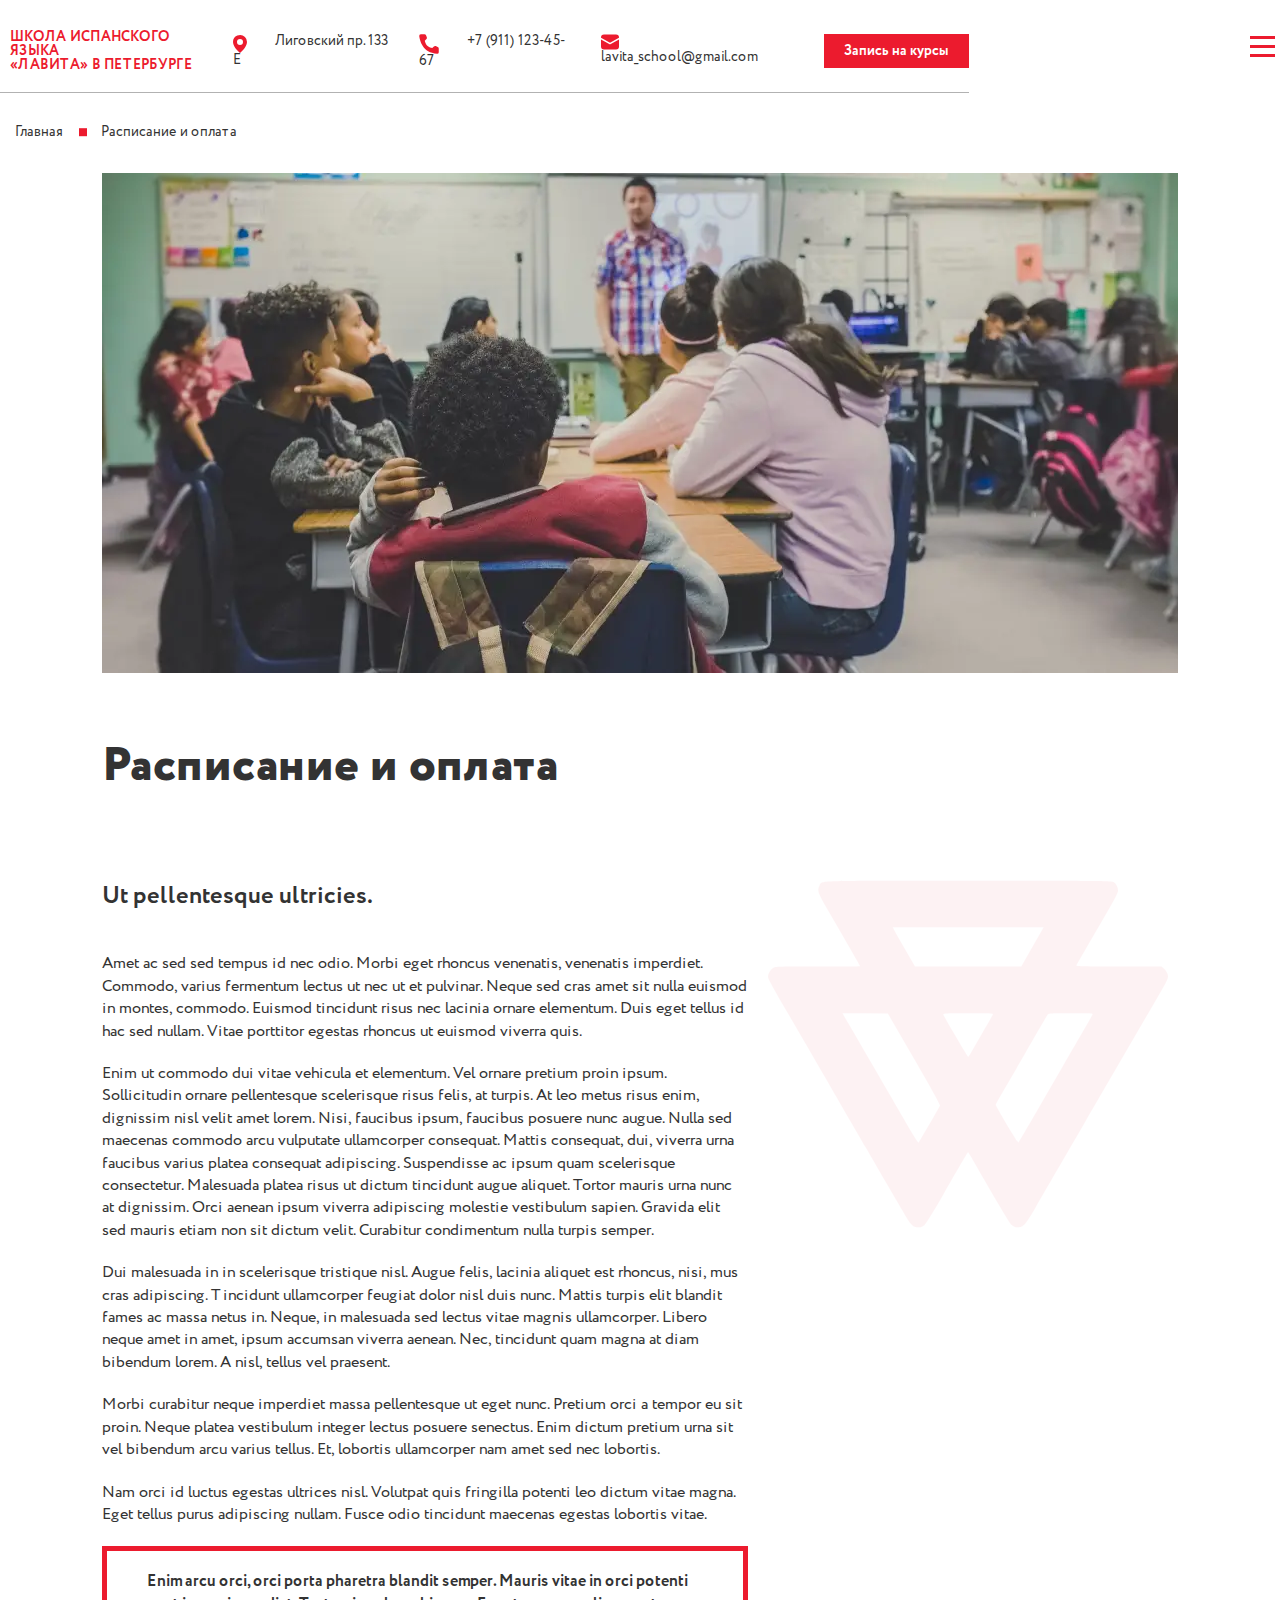
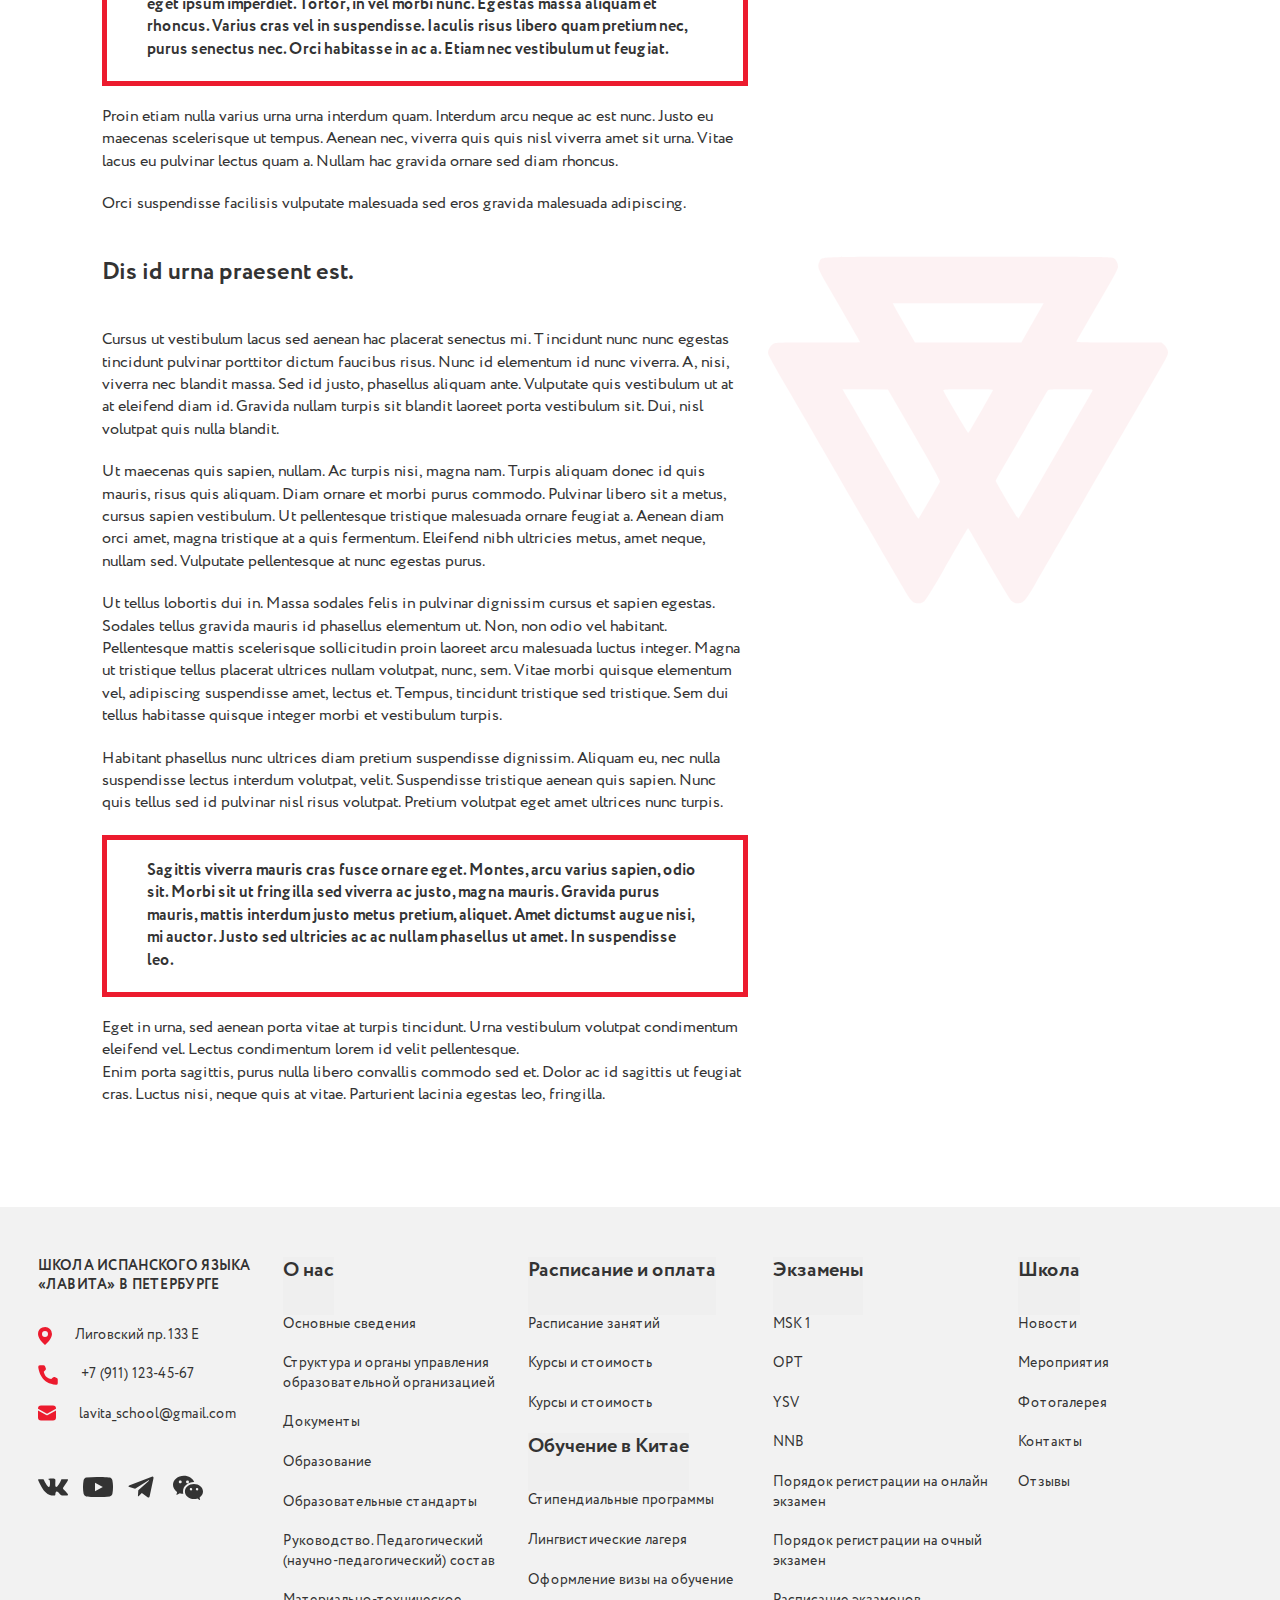
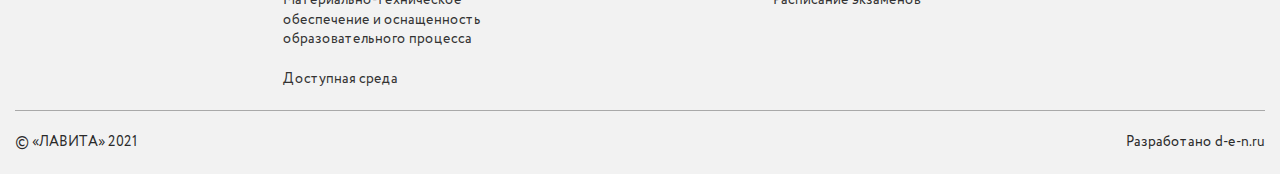
<file: services.html>
<!DOCTYPE html><html lang="ru"><head>	<!-- Page title in browser -->	<title>Lavita(training)</title>	<!-- Connection CSS -->	<link rel="stylesheet" href="css/style.min.css">	<link rel="stylesheet" href="https://unpkg.com/swiper@8/swiper-bundle.min.css" />	<!-- Page encoding -->	<meta charset="UTF-8">	<meta name="viewport" content="width=device-width, initial-scale=1.0, maximum-scale=1.0, user-scalable=0"></head><body>	<header class="header">	<div class="container">		<div class="header__contacts">			<h2 class="header__contacts-logo">				<a href="index.html">					ШКОЛА испанского ЯЗЫКА <br>					«ЛаВИта» в петербурге				</a>			</h2>			<div class="header__contacts-list">				<div class="header__contacts-link">					<a href="#"><picture><source srcset="img/map.svg" type="image/webp"><img src="img/map.svg" alt="" class="link-img"></picture>						<span class="link-text">Лиговский пр. 133 Е</span>					</a>				</div>				<div class="header__contacts-link">					<a href="#">						<picture><source srcset="img/phone.svg" type="image/webp"><img src="img/phone.svg" alt="" class="link-img"></picture>						<span class="link-text">+7 (911) 123-45-67</span>					</a>				</div>				<div class="header__contacts-link">					<a href="#">						<picture><source srcset="img/email.svg" type="image/webp"><img src="img/email.svg" alt="" class="link-img"></picture>						<span class="link-text">lavita_school@gmail.com</span>					</a>				</div>			</div>			<div class="header__contacts-btn">				<a href="#">Запись на курсы</a>			</div>		</div>		<nav class="header__menu">			<div class="header__menu-logo">				<picture><source srcset="img/header_logo.svg" type="image/webp"><img src="img/header_logo.svg" alt=""></picture>			</div>			<a href="index.html#desc" class="header__menu-link">О нас</a>			<a href="services.html" class="header__menu-link">Расписание и оплата</a>			<a href="index.html#events" class="header__menu-link">Мероприятия</a>			<a href="exams.html" class="header__menu-link">Экзамены</a>			<a href="#" class="header__menu-link">Обучение в испании</a>			<a href="index.html#news" class="header__menu-link">Новости</a>			<a href="#" class="header__menu-link">Фотогалерея</a>			<a href="contacts.html" class="header__menu-link">Контакты</a>			<a href="#" class="header__menu-link">Отзывы</a>		</nav>	</div></header>	<nav class="burger-desctop">	<div class="burger-desctop__menu-logo">		<picture><source srcset="img/header_logo.svg" type="image/webp"><img src="img/header_logo.svg" alt=""></picture>	</div>	<a href="index.html" class="burger-desctop__menu-link">О нас</a>	<a href="services.html" class="burger-desctop__menu-link">Расписание и оплата</a>	<a href="index.html#events" class="burger-desctop__menu-link">Мероприятия</a>	<a href="exams.html" class="burger-desctop__menu-link">Экзамены</a>	<a href="#" class="burger-desctop__menu-link">Обучение в испании</a>	<a href="index.html#news" class="burger-desctop__menu-link">Новости</a>	<a href="#" class="burger-desctop__menu-link">Фотогалерея</a>	<a href="contacts.html" class="burger-desctop__menu-link">Контакты</a>	<a href="#" class="burger-desctop__menu-link">Отзывы</a>	<div class="burger-desctop__menu-btn">		<a href="#">Запись на курсы</a>	</div></nav><div class="burger-desctop__btn">	<span></span></div>	<main class="main">		<nav class="main-nav">			<ul class="main-nav__list">				<li class="main-nav__link"><a href="index.html">Главная</a></li>				<li class="main-nav__link"><a href="index.html">Расписание и оплата</a></li>			</ul>		</nav>		<section class="services">			<div class="services__container">				<picture><source srcset="img/services.webp" type="image/webp"><img src="img/services.jpg" alt="lesson-image" class="services__img"></picture>				<h1 class="services__title">Расписание и оплата</h1>				<div class="services__box">					<div class="services__box-item">						<h2 class="services__subtitle">Ut pellentesque ultricies.</h2>						<div class="services__text">							<p>Amet ac sed sed tempus id nec odio. Morbi eget rhoncus venenatis, venenatis imperdiet. Commodo, varius								fermentum lectus ut nec ut et pulvinar. Neque sed cras amet sit nulla euismod in montes, commodo.								Euismod								tincidunt risus nec lacinia ornare elementum. Duis eget tellus id hac sed nullam. Vitae porttitor								egestas								rhoncus ut euismod viverra quis.							</p>							<p>								Enim ut commodo dui vitae vehicula et elementum. Vel ornare pretium proin ipsum. Sollicitudin ornare								pellentesque scelerisque risus felis, at turpis. At leo metus risus enim, dignissim nisl velit amet								lorem.								Nisi, faucibus ipsum, faucibus posuere nunc augue. Nulla sed maecenas commodo arcu vulputate ullamcorper								consequat. Mattis consequat, dui, viverra urna faucibus varius platea consequat adipiscing. Suspendisse								ac								ipsum quam scelerisque consectetur. Malesuada platea risus ut dictum tincidunt augue aliquet. Tortor								mauris								urna nunc at dignissim. Orci aenean ipsum viverra adipiscing molestie vestibulum sapien. Gravida elit								sed								mauris etiam non sit dictum velit. Curabitur condimentum nulla turpis semper.							</p>							<p>								Dui malesuada in in scelerisque tristique nisl. Augue felis, lacinia aliquet est rhoncus, nisi, mus cras								adipiscing. Tincidunt ullamcorper feugiat dolor nisl duis nunc. Mattis turpis elit blandit fames ac								massa								netus in. Neque, in malesuada sed lectus vitae magnis ullamcorper. Libero neque amet in amet, ipsum								accumsan								viverra aenean. Nec, tincidunt quam magna at diam bibendum lorem. A nisl, tellus vel praesent.							</p>							<p>								Morbi curabitur neque imperdiet massa pellentesque ut eget nunc. Pretium orci a tempor eu sit proin.								Neque								platea vestibulum integer lectus posuere senectus. Enim dictum pretium urna sit vel bibendum arcu varius								tellus. Et, lobortis ullamcorper nam amet sed nec lobortis.							</p>							<p>								Nam orci id luctus egestas ultrices nisl. Volutpat quis fringilla potenti leo dictum vitae magna. Eget								tellus								purus adipiscing nullam. Fusce odio tincidunt maecenas egestas lobortis vitae.							</p>							</p>							<p class="services__accent-text">								Enim arcu orci, orci porta pharetra blandit semper. Mauris vitae in orci potenti eget ipsum imperdiet.								Tortor,								in vel morbi nunc. Egestas massa aliquam et rhoncus. Varius cras vel in suspendisse. Iaculis risus								libero								quam								pretium nec, purus senectus nec. Orci habitasse in ac a. Etiam nec vestibulum ut feugiat.							</p>							<p>Proin etiam nulla varius urna urna interdum quam. Interdum arcu neque ac est nunc. Justo eu maecenas								scelerisque ut tempus. Aenean nec, viverra quis quis nisl viverra amet sit urna. Vitae lacus eu pulvinar								lectus quam a. Nullam hac gravida ornare sed diam rhoncus.							<p>Orci suspendisse facilisis vulputate malesuada sed eros gravida malesuada adipiscing.</p>							</p>						</div>					</div>					<picture><source srcset="img/Subtract.svg" type="image/webp"><img src="img/Subtract.svg" alt="decoration-img" class="services__box-item"></picture>					<div class="services__box-item">						<h2 class="services__subtitle">Dis id urna praesent est.</h2>						<div class="services__text">							<p> Cursus ut vestibulum lacus sed aenean hac placerat senectus mi. Tincidunt nunc nunc egestas tincidunt								pulvinar porttitor dictum faucibus risus. Nunc id elementum id nunc viverra. A, nisi, viverra nec								blandit								massa. Sed id justo, phasellus aliquam ante. Vulputate quis vestibulum ut at at eleifend diam id.								Gravida								nullam turpis sit blandit laoreet porta vestibulum sit. Dui, nisl volutpat quis nulla blandit.							</p>							<p>								Ut maecenas quis sapien, nullam. Ac turpis nisi, magna nam. Turpis aliquam donec id quis mauris, risus								quis								aliquam. Diam ornare et morbi purus commodo. Pulvinar libero sit a metus, cursus sapien vestibulum. Ut								pellentesque tristique malesuada ornare feugiat a. Aenean diam orci amet, magna tristique at a quis								fermentum. Eleifend nibh ultricies metus, amet neque, nullam sed. Vulputate pellentesque at nunc egestas								purus.							</p>							<p>								Ut tellus lobortis dui in. Massa sodales felis in pulvinar dignissim cursus et sapien egestas. Sodales								tellus gravida mauris id phasellus elementum ut. Non, non odio vel habitant. Pellentesque mattis								scelerisque								sollicitudin proin laoreet arcu malesuada luctus integer. Magna ut tristique tellus placerat ultrices								nullam								volutpat, nunc, sem. Vitae morbi quisque elementum vel, adipiscing suspendisse amet, lectus et. Tempus,								tincidunt tristique sed tristique. Sem dui tellus habitasse quisque integer morbi et vestibulum turpis.							</p>							<p>								Habitant phasellus nunc ultrices diam pretium suspendisse dignissim. Aliquam eu, nec nulla suspendisse								lectus interdum volutpat, velit. Suspendisse tristique aenean quis sapien. Nunc quis tellus sed id								pulvinar								nisl risus volutpat. Pretium volutpat eget amet ultrices nunc turpis.							</p>							<p class="services__accent-text">								Sagittis viverra mauris cras fusce ornare eget. Montes, arcu varius sapien, odio sit. Morbi sit ut								fringilla								sed viverra ac justo, magna mauris. Gravida purus mauris, mattis interdum justo metus pretium, aliquet.								Amet								dictumst augue nisi, mi auctor. Justo sed ultricies ac ac nullam phasellus ut amet. In suspendisse leo.							</p>							<p>Eget in urna, sed aenean porta vitae at turpis tincidunt. Urna vestibulum volutpat condimentum eleifend								vel. Lectus condimentum lorem id velit pellentesque.								<br>								Enim porta sagittis, purus nulla libero convallis commodo sed et. Dolor ac id sagittis ut feugiat cras.								Luctus nisi, neque quis at vitae. Parturient lacinia egestas leo, fringilla.							</p>						</div>					</div>					<picture><source srcset="img/Subtract.svg" type="image/webp"><img src="img/Subtract.svg" alt="decoration-img" class="services__box-item"></picture>				</div>			</div>		</section>	</main>	<footer class="footer">	<div class="exams__container footer__box">		<div class="footer__blocks">			<div class="footer__blocks-item">				<div class="footer__logo">ШКОЛА испанского ЯЗЫКА					«ЛаВИта» в петербурге</div>				<ul class="footer__contacts-list">					<li class="footer__contacts-item">						<a href="##" class="footer__contacts-link">							<picture><source srcset="img/map.svg" type="image/webp"><img src="img/map.svg" alt="address" class="footer__contacts-img"></picture>							Лиговский пр. 133 Е						</a>					</li>					<li class="footer__contacts-item">						<a href="+79111234567" class="footer__contacts-link">							<picture><source srcset="img/phone.svg" type="image/webp"><img src="img/phone.svg" alt="address" class="footer__contacts-img"></picture>							+7 (911) 123-45-67						</a>					</li>					<li class="footer__contacts-item">						<a href="mailto/lavita_school@gmail.com" class="footer__contacts-link">							<picture><source srcset="img/email.svg" type="image/webp"><img src="img/email.svg" alt="address" class="footer__contacts-img"></picture>							lavita_school@gmail.com						</a>					</li>				</ul>				<div class="social">					<a href="vk.com"><svg class="social__img" width="30" height="18" viewBox="0 0 30 18"							xmlns="http://www.w3.org/2000/svg">							<path fill-rule="evenodd" clip-rule="evenodd"								d="M26.7031 12.4468C26.7031 12.4468 29.1286 14.8423 29.7286 15.9508C29.7403 15.9668 29.7494 15.9845 29.7556 16.0033C30.0001 16.4128 30.0601 16.7338 29.9401 16.9708C29.7376 17.3623 29.0521 17.5588 28.8196 17.5753H24.5326C24.2341 17.5753 23.6131 17.4973 22.8571 16.9753C22.2796 16.5718 21.7051 15.9073 21.1486 15.2578C20.3176 14.2933 19.5991 13.4563 18.8716 13.4563C18.7798 13.4561 18.6885 13.4713 18.6016 13.5013C18.0511 13.6753 17.3521 14.4598 17.3521 16.5493C17.3521 17.2033 16.8361 17.5753 16.4746 17.5753H14.5111C13.8421 17.5753 10.3591 17.3413 7.27064 14.0848C3.48614 10.0978 0.0871351 2.09982 0.0541351 2.02932C-0.157365 1.51182 0.286635 1.22982 0.766635 1.22982H5.09564C5.67614 1.22982 5.86514 1.58082 5.99714 1.89582C6.15014 2.25732 6.71714 3.70332 7.64714 5.32782C9.15314 7.97082 10.0786 9.04632 10.8181 9.04632C10.9571 9.04673 11.0937 9.01051 11.2141 8.94132C12.1801 8.41032 12.0001 4.96032 11.9551 4.24932C11.9551 4.11132 11.9536 2.70882 11.4586 2.03082C11.1046 1.54482 10.5016 1.35582 10.1371 1.28682C10.2346 1.14582 10.4416 0.929816 10.7071 0.802316C11.3686 0.472316 12.5641 0.424316 13.7506 0.424316H14.4091C15.6961 0.442316 16.0291 0.524816 16.4971 0.643316C17.4391 0.868316 17.4571 1.47882 17.3746 3.55782C17.3506 4.15182 17.3251 4.82082 17.3251 5.60832C17.3251 5.77632 17.3176 5.96382 17.3176 6.15432C17.2891 7.22082 17.2516 8.42232 18.0046 8.91582C18.1023 8.97666 18.2151 9.00888 18.3301 9.00882C18.5911 9.00882 19.3726 9.00882 21.4921 5.37132C22.4221 3.76482 23.1421 1.87032 23.1916 1.72782C23.2336 1.64832 23.3596 1.42482 23.5126 1.33482C23.6215 1.27691 23.7434 1.24798 23.8666 1.25082H28.9591C29.5141 1.25082 29.8906 1.33482 29.9641 1.54482C30.0871 1.88532 29.9401 2.92482 27.6151 6.06882C27.2236 6.59232 26.8801 7.04532 26.5786 7.44132C24.4711 10.2073 24.4711 10.3468 26.7031 12.4468Z" />						</svg></a>					<a href="youtube.com"><svg class="social__img" width="30" height="22" viewBox="0 0 30 22"							xmlns="http://www.w3.org/2000/svg">							<path								d="M29.3748 4.1336C29.2049 3.52764 28.874 2.97903 28.4173 2.5461C27.9477 2.09986 27.372 1.78065 26.7448 1.6186C24.3973 0.999851 14.9923 0.999851 14.9923 0.999851C11.0715 0.955242 7.15158 1.15144 3.2548 1.58735C2.62753 1.76137 2.053 2.08771 1.58229 2.53735C1.11979 2.98235 0.784795 3.5311 0.609795 4.13235C0.189411 6.39703 -0.0148401 8.69653 -0.000205083 10.9999C-0.0152051 13.3011 0.188545 15.5999 0.609795 17.8674C0.781045 18.4661 1.11479 19.0124 1.57854 19.4536C2.04229 19.8949 2.6198 20.2136 3.2548 20.3824C5.63354 20.9999 14.9923 20.9999 14.9923 20.9999C18.9181 21.0445 22.843 20.8483 26.7448 20.4124C27.372 20.2503 27.9477 19.9311 28.4173 19.4849C28.8739 19.052 29.2044 18.5033 29.3735 17.8974C29.8049 15.6335 30.0146 13.3331 29.9998 11.0286C30.0322 8.71436 29.8228 6.40306 29.3748 4.13235V4.1336ZM12.0023 15.2799V6.7211L19.8273 11.0011L12.0023 15.2799Z" />						</svg>					</a>					<a href="telegram.com"><svg class="social__img" width="26" height="22" viewBox="0 0 26 22"							xmlns="http://www.w3.org/2000/svg">							<path								d="M23.8312 0.646269L1.66875 9.19252C0.156246 9.80002 0.164997 10.6438 1.39125 11.02L7.08125 12.795L20.2462 4.48877C20.8687 4.11002 21.4375 4.31377 20.97 4.72877L10.3037 14.355H10.3012L10.3037 14.3563L9.91125 20.2213C10.4862 20.2213 10.74 19.9575 11.0625 19.6463L13.8262 16.9588L19.575 21.205C20.635 21.7888 21.3962 21.4888 21.66 20.2238L25.4337 2.43877C25.82 0.890019 24.8425 0.188769 23.8312 0.646269Z" />						</svg></a>					<a href="instagram.com"><svg class="social__img" width="30" height="25" viewBox="0 0 30 25"							xmlns="http://www.w3.org/2000/svg">							<path								d="M20.955 24.0542C15.9581 24.0542 11.9062 20.6792 11.9062 16.5204C11.9062 12.3579 15.9544 8.98291 20.9513 8.98291C25.9481 8.98291 30 12.3579 30 16.5204C30 18.7892 28.7812 20.8348 26.8763 22.2129C26.7703 22.2882 26.6912 22.3954 26.6507 22.519C26.6102 22.6425 26.6104 22.7758 26.6513 22.8992L27.06 24.4179C27.0853 24.4891 27.1035 24.5626 27.1144 24.6373C27.1125 24.7172 27.0799 24.7934 27.0233 24.85C26.9667 24.9065 26.8906 24.9391 26.8106 24.941C26.749 24.9387 26.6893 24.9192 26.6381 24.8848L24.6562 23.741C24.5111 23.6538 24.3456 23.606 24.1763 23.6023C24.0861 23.6028 23.9964 23.616 23.91 23.6417C22.9493 23.9174 21.9545 24.0563 20.955 24.0542ZM16.995 14.891C17.1091 15.0661 17.2665 15.2088 17.4519 15.3052C17.6374 15.4016 17.8446 15.4485 18.0534 15.4412C18.2623 15.434 18.4658 15.3729 18.6441 15.2639C18.8224 15.155 18.9696 15.0017 19.0713 14.8192C19.173 14.6366 19.2258 14.4308 19.2246 14.2218C19.2233 14.0128 19.1682 13.8077 19.0644 13.6263C18.9605 13.4449 18.8116 13.2934 18.6321 13.1865C18.4525 13.0796 18.2483 13.0208 18.0394 13.016C17.8801 13.0158 17.7223 13.047 17.5751 13.1079C17.4279 13.1688 17.2942 13.2582 17.1817 13.3709C17.0691 13.4836 16.98 13.6175 16.9193 13.7648C16.8586 13.9121 16.8276 14.0699 16.8281 14.2292C16.8162 14.4618 16.8751 14.6925 16.9969 14.891H16.995ZM23.055 14.8929C23.1697 15.068 23.3278 15.2103 23.5138 15.3061C23.6999 15.4019 23.9076 15.4478 24.1167 15.4394C24.3259 15.431 24.5292 15.3686 24.707 15.2582C24.8848 15.1478 25.031 14.9933 25.1313 14.8096C25.2316 14.6259 25.2825 14.4194 25.2793 14.2101C25.276 14.0009 25.2185 13.796 25.1125 13.6156C25.0065 13.4351 24.8556 13.2852 24.6744 13.1805C24.4932 13.0758 24.288 13.0197 24.0788 13.0179C23.7587 13.0184 23.4518 13.1458 23.2255 13.3721C22.9991 13.5985 22.8717 13.9053 22.8713 14.2254C22.8641 14.4613 22.9281 14.6939 23.055 14.8929Z" />							<path								d="M0 9.79875C0 12.5269 1.46437 14.9831 3.75187 16.6538C3.87954 16.7435 3.97468 16.8723 4.02301 17.0207C4.07135 17.1691 4.0703 17.3291 4.02 17.4769L3.71813 18.6019L3.53063 19.3013C3.49807 19.3854 3.47786 19.4738 3.47062 19.5638C3.47038 19.6113 3.47957 19.6585 3.49766 19.7025C3.51576 19.7465 3.54241 19.7865 3.57606 19.8202C3.60971 19.8538 3.64971 19.8805 3.69372 19.8986C3.73774 19.9167 3.78491 19.9259 3.8325 19.9256C3.90562 19.9256 3.97687 19.9069 4.04062 19.8712L6.41813 18.4969C6.59292 18.3924 6.79202 18.3355 6.99562 18.3319C7.10437 18.3319 7.21312 18.3488 7.31625 18.3788C8.30851 18.6635 9.33156 18.8271 10.3631 18.8662C10.1415 18.1041 10.0298 17.3143 10.0312 16.5206C10.0312 11.0156 15.2531 7.10812 20.9512 7.10812C21.045 7.10812 21.1388 7.10813 21.2325 7.11188C19.8506 3.42938 15.735 0.75 10.8675 0.75C4.8675 0.75 0 4.8 0 9.79875ZM8.685 6.88312C8.685 7.26603 8.53289 7.63325 8.26214 7.90401C7.99138 8.17477 7.62416 8.32687 7.24125 8.32687C6.85834 8.32687 6.49112 8.17477 6.22036 7.90401C5.94961 7.63325 5.7975 7.26603 5.7975 6.88312C5.7975 6.50022 5.94961 6.133 6.22036 5.86224C6.49112 5.59148 6.85834 5.43937 7.24125 5.43937C7.62416 5.43937 7.99138 5.59148 8.26214 5.86224C8.53289 6.133 8.685 6.50022 8.685 6.88312V6.88312ZM15.9506 6.88312C15.9506 7.26603 15.7985 7.63325 15.5278 7.90401C15.257 8.17477 14.8898 8.32687 14.5069 8.32687C14.124 8.32687 13.7567 8.17477 13.486 7.90401C13.2152 7.63325 13.0631 7.26603 13.0631 6.88312C13.0631 6.50022 13.2152 6.133 13.486 5.86224C13.7567 5.59148 14.124 5.43937 14.5069 5.43937C14.8898 5.43937 15.257 5.59148 15.5278 5.86224C15.7985 6.133 15.9506 6.50022 15.9506 6.88312Z" />						</svg>					</a>				</div>			</div>			<ul class="footer__blocks-item">				<li class="footer__blocks-title"><button class="open-btn" data-accord="accord-1">О нас</button> <button						class="close-btn"></button></li>				<li>					<ul class="footer__blocks-wrap" id="accord-1">						<li class="footer__blocks-link"> <a href="index.html"> Основные сведения</a></li>						<li class="footer__blocks-link"> <a href="##">Структура и органы управления образовательной организацией</a>						</li>						<li class="footer__blocks-link"> <a href="##">Документы</a> </li>						<li class="footer__blocks-link"> <a href="##">Образование</a> </li>						<li class="footer__blocks-link"> <a href="##">Образовательные стандарты</a> </li>						<li class="footer__blocks-link"> <a href="##">Руководство. Педагогический (научно-педагогический) состав</a>						</li>						<li class="footer__blocks-link"> <a href="##">Материально-техническое обеспечение и оснащенность								образовательного процесса</a>						</li>						<li class="footer__blocks-link"> <a href="##">Доступная среда</a> </li>					</ul>				</li>			</ul>			<ul class="footer__blocks-item">				<li class="footer__blocks-title"><button class="open-btn" data-accord="accord-2">Расписание и оплата</button>				</li>				<li>					<ul class="footer__blocks-wrap" id="accord-2">						<li class="footer__blocks-link"><a href="services.html">Расписание занятий</a></li>						<li class="footer__blocks-link"><a href="services.html">Курсы и стоимость</a></li>						<li class="footer__blocks-link"><a href="">Курсы и стоимость</a></li>					</ul>				</li>				<li class="footer__blocks-title"><button class="open-btn" data-accord="accord-5">Обучение в Китае</button>				</li>				<li>					<ul class="footer__blocks-wrap" id="accord-5">						<li class="footer__blocks-link"><a href="">Стипендиальные программы</a></li>						<li class="footer__blocks-link"><a href="">Лингвистические лагеря</a></li>						<li class="footer__blocks-link"><a href="">Оформление визы на обучение</a></li>					</ul>				</li>			</ul>			<ul class="footer__blocks-item">				<li class="footer__blocks-title"><button class="open-btn" data-accord="accord-3">Экзамены</button></li>				<li>					<ul class="footer__blocks-wrap" id="accord-3">						<li class="footer__blocks-link"><a href="##">MSK 1</a></li>						<li class="footer__blocks-link"><a href="##">OPT</a></li>						<li class="footer__blocks-link"><a href="##">YSV</a> </li>						<li class="footer__blocks-link"><a href="##">NNB</a> </li>						<li class="footer__blocks-link"><a href="##">Порядок регистрации на онлайн экзамен</a> </li>						<li class="footer__blocks-link"><a href="##">Порядок регистрации на очный экзамен</a></li>						<li class="footer__blocks-link"><a href="##">Расписание экзаменов</a></li>					</ul>				</li>			</ul>			<ul class="footer__blocks-item">				<li class="footer__blocks-title"><button class="open-btn" data-accord="accord-4">Школа</button></li>				<li>					<ul class="footer__blocks-wrap" id="accord-4">						<li class="footer__blocks-link"><a href="index.html#news">Новости</a></li>						<li class="footer__blocks-link"><a href="index.html#events">Мероприятия</a></li>						<li class="footer__blocks-link"><a href="##">Фотогалерея</a> </li>						<li class="footer__blocks-link"><a href="contacts.html">Контакты</a> </li>						<li class="footer__blocks-link"><a href="##">Отзывы</a> </li>					</ul>				</li>			</ul>		</div>		<div class="footer__copyright">			<p>© «ЛАВИТА» 2021</p>			<p>Разработано d-e-n.ru</p>		</div>	</div></footer>	<!-- Connection Swiper -->	<script src=" https://unpkg.com/swiper@8/swiper-bundle.min.js"></script>	<!-- Connection jQuery -->	<script src="https://code.jquery.com/jquery-3.6.0.slim.min.js"		integrity="sha256-u7e5khyithlIdTpu22PHhENmPcRdFiHRjhAuHcs05RI=" crossorigin="anonymous"></script>	<!-- Connection JS -->	<script src="js/script.min.js"></script>	<!-- npm install webp-converter@2.2.3 --save-dev --></body></html>
</file>
<file: css/style.min.css>
*{padding:0;margin:0;border:0}*,:after,:before{-webkit-box-sizing:border-box;box-sizing:border-box}:active,:focus{outline:0}a:active,a:focus{outline:0}aside,footer,header,nav{display:block}body,html{height:100%;width:100%;font-size:100%;line-height:1;font-size:14px;-ms-text-size-adjust:100%;-moz-text-size-adjust:100%;-webkit-text-size-adjust:100%}button,input,textarea{font-family:inherit}input::-ms-clear{display:none}button{cursor:pointer}button::-moz-focus-inner{padding:0;border:0}a,a:visited{text-decoration:none}a:hover{text-decoration:none}ul li{list-style:none}img{vertical-align:top}h1,h2,h3,h4,h5,h6{font-size:inherit;font-weight:inherit}@font-face{font-family:Circe;font-display:swap;src:url(../fonts/Circe-Bold.woff) format("woff"),url(../fonts/Circe-Bold.woff2) format("woff2");font-weight:700;font-style:bold}@font-face{font-family:Circe;font-display:swap;src:url(../fonts/Circe-Light.woff) format("woff"),url(../fonts/Circe-Light.woff2) format("woff2");font-weight:300;font-style:light}@font-face{font-family:Circe;font-display:swap;src:url(../fonts/Circe-Regular.woff) format("woff"),url(../fonts/Circe-Regular.woff2) format("woff2");font-weight:400;font-style:regular}@font-face{font-family:Circe;font-display:swap;src:url(../fonts/Circe-ExtraBold.woff) format("woff"),url(../fonts/Circe-ExtraBold.woff2) format("woff2");font-weight:800;font-style:ExtraBold}.header__contacts{display:-webkit-box;display:-ms-flexbox;display:flex;-webkit-box-pack:justify;-ms-flex-pack:justify;justify-content:space-between;-webkit-box-align:center;-ms-flex-align:center;align-items:center;width:100%;margin:30px 0 0 0;border-bottom:1px solid rgba(0,0,0,.3);padding-bottom:20px}.header__contacts-logo a{font-weight:700;letter-spacing:.02em;text-transform:uppercase;color:#ec1b2e}.header__contacts-list{display:-webkit-box;display:-ms-flexbox;display:flex}.header__contacts-link{margin:0 40px 0 0}.header__contacts-link a{color:#333}.header__contacts-btn{background-color:#ec1b2e;padding:10px 20px 10px 20px}.header__contacts-btn a{color:#fff;font-weight:700}.link-img{padding-right:25px}.header__menu{display:-webkit-box;display:-ms-flexbox;display:flex;-webkit-box-align:center;-ms-flex-align:center;align-items:center;margin:20px 0 0 0}.header__menu-logo{padding-right:157px}.header__menu-link{padding-right:21px;font-weight:700;letter-spacing:.02em;text-transform:uppercase;color:#333}.header__menu-link:last-child{padding-right:0}.footer{background-color:rgba(0,0,0,.05);width:100%}.footer__box{display:grid;grid-template-rows:80% 20%}.social__img{fill:#333;margin-bottom:25px}.social__img:hover{fill:red}.footer__blocks{display:grid;grid-template-columns:repeat(auto-fill,18%);-webkit-box-pack:center;-ms-flex-pack:center;justify-content:center;gap:20px;margin:50px 0 0 0}.footer__logo{font-weight:700;line-height:140%;letter-spacing:.02em;text-transform:uppercase;color:#333;margin-bottom:30px}.footer__contacts-item:not(:last-child){margin:0 0 20px 0}.footer__contacts-link{display:block;line-height:140%;color:#333}.footer__contacts-img{padding:0 20px 0 0}.footer__blocks-title button{font-weight:700;font-size:20px;line-height:140%;color:#333;padding-bottom:30px}.footer__blocks-link{padding-bottom:20px}.footer__blocks-link a{display:block;line-height:140%;color:#333}.footer__copyright{max-width:100%;-ms-flex-item-align:end;align-self:end;display:-webkit-box;display:-ms-flexbox;display:flex;-webkit-box-pack:justify;-ms-flex-pack:justify;justify-content:space-between;position:relative;padding:25px 0}.footer__copyright::before{content:"";position:absolute;left:0;top:0;background-color:rgba(0,0,0,.3);height:1px;width:100%}.social{margin:50px 0 0 0;display:grid;grid-template-columns:repeat(4,20%);-webkit-box-align:center;-ms-flex-align:center;align-items:center}.slaider-main{width:99vw;height:700px;margin:15px 0 0 0;position:relative}.slide-header{font-weight:800;font-size:40px;color:#fff;padding:15px 30px;line-height:140%;position:absolute;width:586px;left:17%;top:20%;background:rgba(51,51,51,.5)}.slide-btn{display:block;position:absolute;left:17%;top:73%;padding:15px 30px;background:#ec1b2e;font-weight:700;font-size:20px;color:#fff}.swiper-button-next::after,.swiper-button-prev::after{display:none}.swipe-prev img{-webkit-transform:translateX(5vw);-ms-transform:translateX(5vw);transform:translateX(5vw)}.swipe-next img{-webkit-transform:translateX(-5vw);-ms-transform:translateX(-5vw);transform:translateX(-5vw)}.box{display:-webkit-box;display:-ms-flexbox;display:flex;-webkit-box-align:center;-ms-flex-align:center;align-items:center}.desc{margin:100px 0 0 200px}.desc__img{opacity:.1;margin:0 200px 0 0;-webkit-transform:translateX(10%);-ms-transform:translateX(10%);transform:translateX(10%)}.desc__content{border:10px solid #ec1b2e;border-top:transparent;margin:100px 0 0 0;position:relative;margin:0 55px 0 0}.desc__head{position:absolute;left:15.008%;top:-11.5%;font-family:Circe;font-style:normal;font-weight:800;font-size:48px;line-height:140%;letter-spacing:.01em;color:#333}.desc__head::after{content:"";position:absolute;left:-16.1%;top:50%;-webkit-transform:translateX(-50%);-ms-transform:translateX(-50%);transform:translateX(-50%);height:10px;width:90px;background-color:#ec1b2e}.desc__head::before{content:"";position:absolute;left:103.6%;top:50%;height:10px;width:165px;background-color:#ec1b2e}.desc__text{padding:70px 50px 0 50px;font-family:Circe;font-style:normal;font-weight:400;font-size:18px;line-height:140%;color:#333}.desc__text:last-child{padding-top:25px;padding-bottom:80px}.burger-desctop{-webkit-box-orient:vertical;-webkit-box-direction:normal;-ms-flex-direction:column;flex-direction:column;-webkit-box-align:center;-ms-flex-align:center;align-items:center;background-color:rgba(0,0,0,.9);max-width:350px;padding:30px;position:fixed;right:0;top:0;z-index:50;height:100vh;-webkit-transform:translateY(-2000px);-ms-transform:translateY(-2000px);transform:translateY(-2000px);display:-webkit-box;display:-ms-flexbox;display:flex;-webkit-transition:all .5s ease 0s;-o-transition:all .5s ease 0s;transition:all .5s ease 0s}.burger-desctop__menu-logo{margin:0 20px 20px 0}.burger-desctop__menu-link{padding-right:21px;font-weight:700;letter-spacing:.02em;text-transform:uppercase;color:#fff;margin-bottom:30px}.burger-desctop.open{-webkit-transform:translateY(0);-ms-transform:translateY(0);transform:translateY(0)}.burger-desctop__menu-btn{background-color:#ec1b2e;padding:10px 20px 10px 20px;display:none}.burger-desctop__menu-btn a{color:#fff;font-weight:700}.classes{margin:100px 0;display:-webkit-box;display:-ms-flexbox;display:flex;-webkit-box-orient:vertical;-webkit-box-direction:normal;-ms-flex-direction:column;flex-direction:column;-webkit-box-pack:center;-ms-flex-pack:center;justify-content:center;-webkit-box-align:center;-ms-flex-align:center;align-items:center}.classes__title{font-weight:800;font-size:48px;text-align:center;letter-spacing:.01em;color:#333;font-size:calc(28px + 20 * ((100vw - 320px)/ 1120))}.classes__btn-box{margin:0 15em 0 0}.classes__btn{display:inline-block;padding:20px;background-color:#ec1b2e;width:175px;height:68px;margin:64px 200px 42px 0;text-align:center;color:#fff}.classses__tabs{display:-webkit-box;display:-ms-flexbox;display:flex;-webkit-box-orient:vertical;-webkit-box-direction:normal;-ms-flex-direction:column;flex-direction:column;-webkit-box-align:center;-ms-flex-align:center;align-items:center}.tabs__title-list{display:grid;grid-template-columns:1fr 1fr 1fr 1fr;-webkit-box-pack:center;-ms-flex-pack:center;justify-content:center;margin:0 0 60px 0;max-width:70vw}.tabs__title-link{display:block;font-weight:700;text-align:center;margin:0 0 0 24px;line-height:140%;color:#333;font-size:calc(18px + 6 * ((100vw - 320px)/ 1120))}.tabs__title-link.active{color:#ec1b2e}.tabs__body{max-width:60vw;display:none}.tabs__body.active{display:block}.tabs__body-title{background:rgba(51,51,51,.05);display:grid;grid-template-columns:13.7em 13.1em 1fr;font-weight:700;font-size:20px;line-height:140%;color:#333;font-size:calc(16px + 4 * ((100vw - 320px)/ 1120))}.tabs__body-title p{padding:10px 10em 10px 20px}.tabs__body-info{display:grid;grid-template-columns:1fr 1fr 2fr;margin:30px 0 60px 0;font-weight:400;font-size:18px;color:#333;position:relative}.tabs__body-info::before{content:"";position:absolute;bottom:-15%;left:0;width:60vw;height:1px;background-color:rgba(0,0,0,.2)}.tabs__body-info:last-child:before{display:none}.tabs__body-info p{line-height:140%;padding:0 0 0 30px}.tabs__body-info:not(:nth-child(1)) span{display:inline-block;margin:0 0 10px 0}.tabs__body-info:nth-child(1) span{margin:10px 0 0 0}.accent{display:inline-block;background-color:#ec1b2e;font-weight:700;font-size:18px;line-height:140%;color:#fff;padding:3px 5px}.accardion{display:none}.exams{margin:0 0 150px 0;width:100%}.exams__container{max-width:1322px;margin:0 auto;padding:0 15px}.title{font-weight:800;font-size:48px;line-height:140%;text-align:center;letter-spacing:.01em;color:#333}.exams__title{margin:0 0 100px 0}.exams__cards{display:grid;grid-template-columns:repeat(auto-fill,304px);gap:20px;row-gap:20px;-webkit-box-pack:center;-ms-flex-pack:center;justify-content:center}.exams__cards-item{display:-webkit-box;display:-ms-flexbox;display:flex;-webkit-box-orient:vertical;-webkit-box-direction:normal;-ms-flex-direction:column;flex-direction:column}.exams__cards-subtitle{font-weight:700;font-size:24px;line-height:140%;text-align:center;color:#333;padding:30px}.exams__cards-text{font-weight:400;font-size:16px;line-height:140%;color:#333;padding:0 0 25px 30px;position:relative;-webkit-box-flex:1;-ms-flex:1;flex:1}.exams__cards-text::before{content:"";position:absolute;left:6%;top:13%;width:3px;height:3px;border-radius:50%;background-color:#333}.exams__cards-btn{margin:0 auto}.examinations__container{max-width:1320px;height:100%;margin:0 auto;padding:0 15px}.examinations__content{max-width:636px;display:-webkit-box;display:-ms-flexbox;display:flex;-webkit-box-orient:vertical;-webkit-box-direction:normal;-ms-flex-direction:column;flex-direction:column;margin:0 auto}.examinations__img{max-width:100%;margin:0 auto;display:block}.examinations__title{max-width:85%;margin:80px auto 67px auto;font-size:calc(28px + 16 * ((100vw - 320px)/ 1120))}.examinations__text{font-size:16px;line-height:140%;margin-bottom:60px}.examinations__text:not(:last-child) p{margin-bottom:15px}.examinations__list{font-size:16px;line-height:140%;margin-bottom:60px}.examinations__item{position:relative}.examinations__item:not(:first-child){padding-left:20px}.examinations__item:not(:last-child){margin-bottom:15px}.examinations__item:not(:first-child)::before{content:"";position:absolute;left:0;top:50%;-webkit-transform:translateY(-50%);-ms-transform:translateY(-50%);transform:translateY(-50%);background-color:#ec1b2e;width:8px;height:8px}.examinations__item span{font-weight:700}.examinations__subtitle{font-weight:700;font-size:24px;line-height:140%;margin-bottom:30px}.examinations__text--accent{padding-left:20px;position:relative}.examinations__text--accent::before{content:"";position:absolute;left:0;top:50%;-webkit-transform:translateY(-50%);-ms-transform:translateY(-50%);transform:translateY(-50%);background-color:#ec1b2e;width:8px;height:8px}.examinations__btn-group{display:grid;grid-template-columns:repeat(auto-fit,14%);gap:20px;margin-bottom:120px}.examinations__btn{display:block;background:#ec1b2e;padding:10px 20px;line-height:140%;text-align:center;color:#fff}.events__title{margin:0 0 100px 0}.events__cards-box{display:grid;grid-template-columns:repeat(auto-fit,416px);gap:20px;-webkit-box-pack:center;-ms-flex-pack:center;justify-content:center}.events__cards-item{display:-webkit-box;display:-ms-flexbox;display:flex;-webkit-box-orient:vertical;-webkit-box-direction:normal;-ms-flex-direction:column;flex-direction:column}.events__cards-img{margin:0 0 30px 0;max-width:100%}.events__cards-subtitle{font-weight:700;font-size:24px;line-height:140%;color:#333}.events__cards-text{margin:15px 0 30px 0;font-size:16px;line-height:140%;color:#333;-webkit-box-flex:1;-ms-flex:1;flex:1}.main-btn{display:block;background:#ec1b2e;padding:12px 30px;font-weight:700;font-size:20px;line-height:140%;color:#fff;text-align:center;width:170px}.news{margin:0 0 120px 0}.news__title{margin:100px 0}.news__bloks{display:grid;grid-template-columns:repeat(auto-fit,300px);gap:20px;-webkit-box-pack:center;-ms-flex-pack:center;justify-content:center}.news__bloks-item{display:-webkit-box;display:-ms-flexbox;display:flex;-webkit-box-orient:vertical;-webkit-box-direction:normal;-ms-flex-direction:column;flex-direction:column}.news__bloks-title{font-weight:700;font-size:24px;line-height:140%;color:#333}.news__bloks-text{font-weight:400;font-size:16px;line-height:140%;margin:25px 0 35px 0;-webkit-box-flex:1;-ms-flex:1;flex:1;color:#333}.main-nav{max-width:1322px;margin:30px auto;padding:0 15px}.main-nav__list{display:-webkit-box;display:-ms-flexbox;display:flex}.main-nav__link{position:relative}.main-nav__link a{display:block;line-height:140%;color:#333}.main-nav__link:first-child{margin-right:38px}.main-nav__link:first-child::after{content:"";position:absolute;right:-50%;top:50%;-webkit-transform:translateY(-60%);-ms-transform:translateY(-60%);transform:translateY(-60%);width:8px;height:8px;background-color:#ec1b2e}.services{color:#333;line-height:140%}.services__container{max-width:1106px;margin:0 auto;padding:0 15px;position:relative}.services__img{max-width:100%}.services__box{display:grid;grid-template-columns:60% 40%;gap:20px;margin:80px 0}.services__box img{opacity:.05}.services__title{font-weight:800;font-size:48px;line-height:140%;letter-spacing:.01em;margin:0;margin-top:60px}.services__subtitle{font-weight:700;font-size:24px;line-height:140%;margin:0;margin-bottom:40px}.services__text{font-size:16px;line-height:140%}.services__text p{margin:0;margin-bottom:20px}.services__accent-text{font-weight:700;font-size:16px;line-height:140%;border:5px solid #ec1b2e;padding:20px 40px}.contacts__container{max-width:1320px;margin:0 auto;padding:0 15px}.contacts__info-box{display:grid;grid-template-columns:repeat(auto-fill,23%);gap:20px;margin-bottom:120px}.contacts__info-title{font-weight:700;font-size:24px;line-height:140%;margin-bottom:30px}.contacts__info-text{font-size:16px;line-height:140%;margin-bottom:15px}.contacts__info-list{font-size:16px;line-height:140%}.contacts__list-item--link a{display:block;color:#333;font-weight:700;position:relative;padding-left:25px;margin-bottom:15px}.contacts__list-item--link a::before{content:"";position:absolute;left:0;top:0;background-image:url(../img/map.svg);width:100%;height:100%;background-repeat:no-repeat}.contacts__list-item:not(:first-child){position:relative;padding-left:25px;margin-bottom:15px}.contacts__list-item:not(:first-child):not(:first-child):before{content:"";position:absolute;left:0;top:50%;-webkit-transform:translateY(-50%);-ms-transform:translateY(-50%);transform:translateY(-50%);background-color:#ec1b2e;width:8px;height:8px}.contacts__info-phone a{font-size:16px;line-height:140%;color:#333;display:block;margin-bottom:15px}.contacts__info-email{font-size:16px;line-height:140%;margin-bottom:5px}.contacts__info-email--link a{color:#ec1b2e;font-weight:700;display:block}.contacts__info-email--link:not(:last-child) a{margin-bottom:15px}body{font-family:Circe;font-weight:400;font-size:14px;color:#2a2a2a;position:relative}body.lock{overflow:hidden}.container{width:1292px;margin:0 auto}#map{max-width:100%;height:500px;margin-bottom:60px}@media (max-width:1535px){.tabs__body-title{grid-template-columns:11.7em 11.7em 1fr}}@media (max-width:1320px){.header__contacts{-webkit-box-pack:start;-ms-flex-pack:start;justify-content:flex-start;width:75%}.header__contacts-logo{margin:0 0 0 10px}.header__contacts-link{margin:0 10px 0 10px}.header__contacts-btn{margin:0 0 0 10px}.header__menu{display:none}.burger-desctop__btn{cursor:pointer;position:fixed;top:45px;right:10px;-webkit-transition:all .3s ease 0s;-o-transition:all .3s ease 0s;transition:all .3s ease 0s;display:block;padding:10px;z-index:100}.burger-desctop__btn span{display:block;width:25px;height:3px;background-color:#ec1b2e;position:absolute;right:-5px;top:0}.burger-desctop__btn::after{content:"";position:absolute;left:0;top:-9px;width:25px;height:3px;background-color:#ec1b2e}.burger-desctop__btn::before{content:"";position:absolute;left:0;top:9px;width:25px;height:3px;background-color:#ec1b2e}.burger-desctop__btn.active::after{-webkit-transform:rotate(-45deg);-ms-transform:rotate(-45deg);transform:rotate(-45deg);top:0;-webkit-transition:all .5s ease 0s;-o-transition:all .5s ease 0s;transition:all .5s ease 0s}.burger-desctop__btn.active::before{-webkit-transform:rotate(45deg);-ms-transform:rotate(45deg);transform:rotate(45deg);top:0;-webkit-transition:all .5s ease 0s;-o-transition:all .5s ease 0s;transition:all .5s ease 0s}.burger-desctop__btn.active span{-webkit-transform:scale(0);-ms-transform:scale(0);transform:scale(0)}}@media (max-width:1320px) and (max-width:1000px){.burger-desctop__btn{top:66px}}@media (max-width:1320px) and (max-width:678px){.burger-desctop__btn{top:44px}}@media (max-width:1235px){.tabs__body-title{grid-template-columns:9.7em 9em 1fr}}@media (max-width:1030px){.tabs__body-title{grid-template-columns:9.6em 9.6em 1fr}}@media (max-width:1025px){.tabs__title-list{max-width:80vw}.tabs__body{max-width:70vw}}@media (max-width:1024px){.header__contacts-link{margin:0 0 10px 0}.footer__blocks{grid-template-columns:repeat(auto-fill,400px);gap:10px}.desc{margin:100px 0 0 10px}.desc__img{display:none}.desc__content{width:50%}.desc__content::after{content:"";position:absolute;left:0;top:0;width:100%;height:100%;background-image:url(../img/Subtract.svg);background-repeat:no-repeat;background-size:contain;background-position:center;opacity:.1}.desc__head::after{left:-16.5%}.desc__head::before{width:173px}.services__box{grid-template-columns:1fr}.services__box img{display:none}}@media (max-width:1000px){.header__contacts{width:50%}.header__contacts-list{margin:0 20px;-webkit-box-orient:vertical;-webkit-box-direction:normal;-ms-flex-direction:column;flex-direction:column}}@media (max-width:990px){.contacts__info-box{grid-template-columns:1fr 1fr;-webkit-box-pack:center;-ms-flex-pack:center;justify-content:center}}@media (max-width:985px){.classes__btn{margin:64px 30px 42px 0}}@media (max-width:900px){.tabs__title-list{max-width:90vw}.tabs__body{max-width:80vw}}@media (max-width:880px){.slide-header{width:386px;font-size:30px}}@media (max-width:769px){.footer__blocks{gap:0}.footer__blocks-wrap{display:none}.footer__blocks-wrap.active{display:block}.footer__blocks-title button{position:relative;padding-right:25px}.open-btn{position:relative}.open-btn::after{content:"";border:8px solid transparent;border-top:7px solid #000;position:absolute;right:0;top:18%;height:10px;width:10px}.open-btn.active{color:#ec1b2e}.open-btn.active::after{content:"";border:8px solid transparent;border-bottom:7px solid #ec1b2e;position:absolute;right:0;top:0;height:10px;width:10px}}@media (max-width:768px){.burger-desctop{background-color:rgba(0,0,0,.9)}.exams{margin:0 0 100px 0}.events__title{margin:0 0 50px 0}.news__title{margin:50px 0}}@media (max-width:767px){.swipe-next img,.swipe-prev img{display:none}.classes{margin:40px 0}.classes__btn-box{margin:0}.classses__tabs{display:none}.tabs__body.active{display:none}.accardion{display:block}.tabs__title-list{width:100%;display:-webkit-box;display:-ms-flexbox;display:flex;-webkit-box-orient:vertical;-webkit-box-direction:normal;-ms-flex-direction:column;flex-direction:column}.tabs__title-link_mobile{width:100%;font-weight:700;text-align:center;color:#333;margin-bottom:20px;display:block;padding:5px;font-size:calc(18px + 7 * ((100vw - 320px)/ 1120))}.tabs__title-link_mobile.active{color:#ec1b2e}.tabs__body-title{padding:10px;margin:0 0 10px 10px}.tabs__body-info{display:-webkit-box;display:-ms-flexbox;display:flex;-webkit-box-orient:vertical;-webkit-box-direction:normal;-ms-flex-direction:column;flex-direction:column;margin:10px 0 20px 0}.tabs__title-item{display:none}.tabs__title-item.active{display:block}.exams__title{margin:0 0 40px 0}.examinations__title{margin:40px auto 27px auto;max-width:100%}.examinations__text{margin-bottom:30px}.examinations__list{margin-bottom:30px}.examinations__btn-group{margin-bottom:40px}}@media (max-width:690px){.examinations__btn-group{grid-template-columns:1fr 1fr 1fr}.examinations__btn{padding:10px 15px}}@media (max-width:680px){.box{width:60%}.desc{margin:50px 0 0 10px}.desc__head{font-size:30px;left:19.008%;top:-5.2%}.desc__head::after{width:70px;left:-20%}.desc__head::before{width:77px}.desc__text:last-child{padding-bottom:40px}.desc__text{padding:40px 25px 0 25px}}@media (max-width:678px){.header__contacts-list{display:none}}@media (max-width:674px){.header__contacts{width:30%}}@media (max-width:600px){.contacts__info-box{grid-template-columns:1fr;-webkit-box-pack:center;-ms-flex-pack:center;justify-content:center}}@media (max-width:590px){.slaider-main{height:500px}.slide-header{width:316px;font-size:25px;left:3%;top:10%}.slide-btn{left:3%;top:70%}}@media (max-width:500px){.services__box{margin:40px 0}.services__title{margin-top:30px;font-size:38px;text-align:center}}@media (max-width:460px){.events__title{margin:0 0 25px 0}}@media (max-width:450px){.events__cards-box{grid-template-columns:repeat(auto-fit,300px);row-gap:30px}}@media (max-width:440px){.header__contacts{width:20%}.header__contacts-btn{display:none}.footer__logo{padding-right:15px}.footer__blocks-link{max-width:87%}.footer__copyright{max-width:87%}.footer__copyright{-webkit-box-orient:vertical;-webkit-box-direction:normal;-ms-flex-direction:column;flex-direction:column;-webkit-box-pack:center;-ms-flex-pack:center;justify-content:center;-webkit-box-align:center;-ms-flex-align:center;align-items:center}.burger-desctop__menu-btn{display:block}}@media (max-width:430px){.classes__btn{margin:30px auto;display:block}}@media (max-width:426px){.box{width:44%}.desc__head{font-size:24px;top:-4.3%}.desc__head::after{width:50px}.desc__head::before{width:39px}.desc__text:last-child{padding-bottom:20px}.desc__text{padding:20px 15px 0 10px}}@media (max-width:380px){.news__title{line-height:1}.news__bloks{grid-template-columns:repeat(auto-fit,280px);row-gap:30px}}@media (max-width:350px){.footer__copyright{max-width:75%}}
</file>
